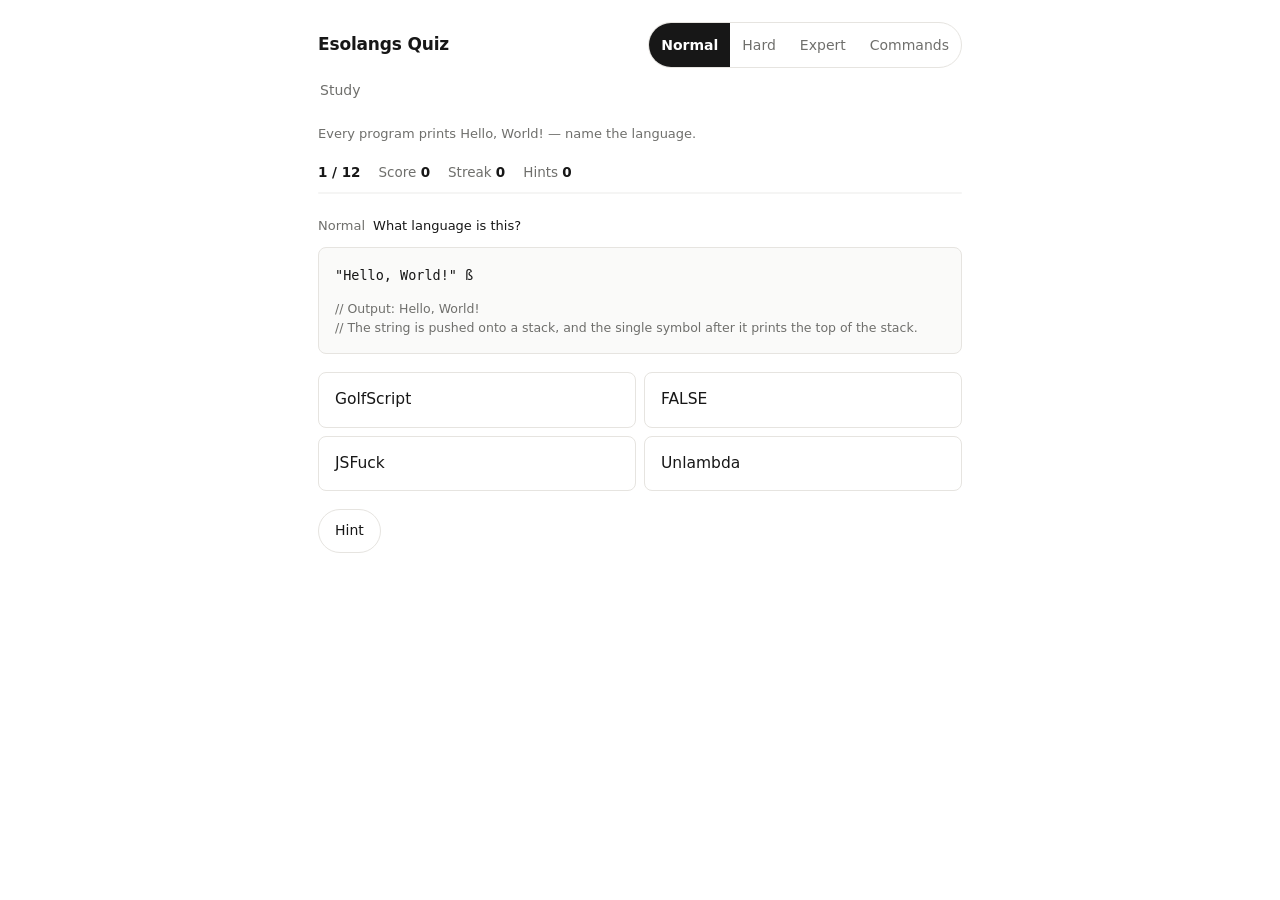
<file: index.html>
<!doctype html>
<html lang="en">
<head>
<meta charset="utf-8" />
<meta name="viewport" content="width=device-width, initial-scale=1, viewport-fit=cover" />
<meta name="color-scheme" content="light dark" />
<link rel="icon" type="image/svg+xml" href="[data-uri]" />
<title>Esolangs Quiz — Name That Hello World</title>
<meta name="description" content="Name that Hello World: guess the esoteric programming language from its Hello, World! program. Normal, Hard, Expert, and Commands modes." />
<meta property="og:title" content="Esolangs Quiz — Name That Hello World" />
<meta property="og:description" content="Guess the esoteric programming language from its Hello, World! program. Normal, Hard, Expert, and Commands modes." />
<meta property="og:type" content="website" />
<meta property="og:url" content="https://bangyen.github.io/esolangs-quiz/" />
<meta property="og:image" content="https://bangyen.github.io/esolangs-quiz/assets/og-image.svg" />
<meta name="twitter:card" content="summary_large_image" />
<meta name="twitter:title" content="Esolangs Quiz — Name That Hello World" />
<meta name="twitter:description" content="Guess the esoteric programming language from its Hello, World! program. Normal, Hard, Expert, and Commands modes." />
<meta name="twitter:image" content="https://bangyen.github.io/esolangs-quiz/assets/og-image.svg" />
<style>
  :root{
    --bg:#ffffff; --surface:#ffffff; --surface-2:#f5f5f4; --ink:#171717; --muted:#6f6f6c; --line:#e6e4e0;
    --accent:#d9480f; --code-bg:#fafaf9; --code-ink:#171717; --code-dim:#6f6f6c;
    --good:#177245; --good-bg:#eef7f1; --bad:#b3261e; --bad-bg:#fbf0ef;
  }
  @media (prefers-color-scheme: dark){
    :root{
      --bg:#111110; --surface:#171716; --surface-2:#232322; --ink:#f2f1ec; --muted:#a3a19a; --line:#2e2e2c;
      --accent:#ff6b35; --code-bg:#1c1c1b; --code-ink:#f2f1ec; --code-dim:#8f8d86;
      --good:#4ade80; --good-bg:#12291b; --bad:#f19a94; --bad-bg:#2e1715;
    }
  }
  *{box-sizing:border-box}
  html,body{margin:0;padding:0}
  /* Scroll anchoring must not "correct" the deliberate scroll on round
     advance after the options DOM is rebuilt (see scrollToEl in quiz.js). */
  html{overflow-anchor:none}
  body{background:var(--bg);color:var(--ink);font-family:system-ui,-apple-system,"Segoe UI",Roboto,sans-serif;-webkit-font-smoothing:antialiased;font-size:16px;line-height:1.5}
  .wrap{max-width:680px;margin:0 auto;padding:22px 18px 56px}
  /* Header: title + mode toggle only */
  .site-head{display:flex;justify-content:space-between;align-items:center;gap:14px;flex-wrap:wrap}
  h1{font-size:17px;font-weight:600;letter-spacing:-.01em;margin:0}
  .mode-toggle{display:inline-flex;border:1px solid var(--line);border-radius:999px;overflow:hidden}
  .mode-toggle button{appearance:none;border:0;background:transparent;color:var(--muted);padding:8px 12px;min-height:44px;display:inline-flex;align-items:center;justify-content:center;font-size:14px;font-weight:500}
  .mode-toggle button.active{background:var(--ink);color:var(--bg);font-weight:600}
  /* Study is a view, not a mode: a plain text button on its own
     row under the header, left-aligned with the rest of the content
     flow, so neither the pill nor the header row has to make room
     for a fifth item on phones. */
  .study-row{display:flex;justify-content:flex-start}
  .study-link{appearance:none;border:0;background:transparent;color:var(--muted);padding:8px 2px;min-height:44px;display:inline-flex;align-items:center;font-size:14px;font-weight:500;cursor:pointer}
  .study-link.active{color:var(--ink);font-weight:600;text-decoration:underline;text-underline-offset:4px}
  .mode-note{font-size:13px;color:var(--muted);margin:12px 0 0;min-height:0}
  .mode-note:empty{display:none}
  /* Stats: one thin row + one slim progress line */
  .status{display:flex;gap:18px;flex-wrap:wrap;font-size:13.5px;color:var(--muted);padding:18px 0 10px}
  .status b{color:var(--ink);font-weight:600}
  .progress{height:2px;background:var(--surface-2);border-radius:2px;overflow:hidden}
  .progress i{display:block;height:100%;background:var(--accent);width:0%;transition:width .35s ease}
  /* Question card */
  .card{margin-top:22px}
  .card-meta{font-size:13px;color:var(--muted);display:flex;gap:8px;flex-wrap:wrap}
  .card-meta .q-prompt{color:var(--ink)}
  .code-wrap{margin-top:12px;background:var(--code-bg);border:1px solid var(--line);border-radius:8px;padding:16px}
  pre{margin:0;font-family:ui-monospace,SFMono-Regular,Menlo,Consolas,monospace;font-size:13.5px;line-height:1.65;white-space:pre-wrap;word-break:break-word;overflow-wrap:anywhere}
  .code-note{font-size:12.5px;color:var(--code-dim);margin-top:12px;line-height:1.55;white-space:pre-wrap}
  .code-note:empty{display:none}
  .code-img{display:none;width:100%;max-height:360px;object-fit:contain;background:#fff;border-radius:6px}
  .code-img.show{display:block}
  /* Options: flat, name only */
  .options{display:grid;grid-template-columns:1fr 1fr;gap:8px;margin-top:18px}
  @media(max-width:560px){.options{grid-template-columns:1fr}}
  .options.wide,.options.snippets{grid-template-columns:1fr}
  button{font:inherit;cursor:pointer}
  .opt{appearance:none;text-align:left;background:var(--surface);border:1px solid var(--line);border-radius:8px;padding:15px 16px;min-height:54px;font-size:15.5px;font-weight:500;color:var(--ink);transition:border-color .15s,background .15s}
  .opt:hover:not(:disabled){border-color:var(--ink)}
  .opt:disabled{cursor:default}
  .opt .name{line-height:1.3}
  .opt.correct{border-color:var(--good);background:var(--good-bg)}
  .opt.wrong{border-color:var(--bad);background:var(--bad-bg)}
  .opt.dim{opacity:.5}
  .opt.snippet{width:100%}
  .opt.snippet pre{font-size:12.5px}
  /* Hint, feedback, actions: one plain row */
  .hint-box{display:none;margin-top:16px;background:var(--surface-2);border-radius:8px;padding:11px 13px;font-size:14px;line-height:1.55}
  .hint-box.show{display:block}
  .hint-box strong{font-weight:600}
  .feedback{display:none;margin-top:16px;font-size:15px;font-weight:600;line-height:1.5}
  .feedback.show{display:block}
  .feedback.good{color:var(--good)}
  .feedback.bad{color:var(--bad)}
  .feedback .fact{display:block;font-weight:400;color:var(--muted);font-size:13.5px;margin-top:5px}
  .actions{display:flex;justify-content:space-between;align-items:center;gap:12px;margin-top:18px}
  .btn-hint{appearance:none;border:1px solid var(--line);background:transparent;color:var(--ink);padding:10px 16px;border-radius:999px;font-size:14px;font-weight:500;min-height:44px}
  .btn-hint:disabled{opacity:.45;cursor:default}
  .btn-next{appearance:none;border:1px solid var(--ink);background:var(--ink);color:var(--bg);padding:10px 18px;border-radius:999px;font-size:14px;font-weight:600;min-height:44px;display:none;margin-left:auto}
  .btn-next.show{display:inline-block}
  /* Results */
  .results{display:none;margin-top:26px}
  .results.show{display:block}
  .final-score{font-size:42px;font-weight:700;letter-spacing:-.02em;line-height:1.1}
  .final-score .denom{font-size:20px;color:var(--muted);font-weight:500}
  .final-sub{color:var(--muted);font-size:15px;margin:6px 0 0}
  .btn-restart{margin-top:20px;appearance:none;border:1px solid var(--ink);background:var(--ink);color:var(--bg);padding:11px 20px;border-radius:999px;font-size:15px;font-weight:600;min-height:46px}
  .review{margin-top:30px}
  .review h2{font-size:15px;font-weight:600;margin:0 0 6px}
  .review-item{padding:12px 0;border-top:1px solid var(--line);font-size:14px;line-height:1.55}
  .review-item .rmeta{color:var(--muted)}
  .review-item .rfact{display:block;color:var(--muted);font-size:13.5px;margin-top:3px}
  .ok{color:var(--good);font-weight:600}
  .no{color:var(--bad);font-weight:600}
  /* Study view: plain reference lists/tables in the same idiom */
  .study{display:none;margin-top:26px}
  .study.show{display:block}
  .study h2{font-size:15px;font-weight:600;margin:30px 0 2px}
  .study h2:first-child{margin-top:0}
  /* Study head row: Back-to-quiz resume + section jump links (F2/F10) */
  .study-head{display:flex;justify-content:space-between;align-items:center;gap:12px;flex-wrap:wrap}
  .study-head + h2{margin-top:16px}
  .study-nav{margin:0;font-size:13.5px;color:var(--muted)}
  .study-nav a{color:var(--accent)}
  .study h3{font-size:14.5px;font-weight:600;margin:22px 0 0}
  .study .code-wrap{margin-top:8px}
  .study-fact{color:var(--muted);font-size:13.5px;line-height:1.55;margin:8px 0 0}
  .cmd-table{width:100%;border-collapse:collapse;margin-top:8px;font-size:14px}
  .cmd-table th{text-align:left;font-weight:600;color:var(--muted);font-size:12.5px;padding:5px 12px 5px 0;border-bottom:1px solid var(--line)}
  .cmd-table td{padding:5px 12px 5px 0;border-bottom:1px solid var(--line);vertical-align:top;line-height:1.5}
  .cmd-table td.sym{font-family:ui-monospace,SFMono-Regular,Menlo,Consolas,monospace;font-size:13.5px;white-space:pre-wrap;word-break:break-word}
  .cmd-table .fact-row td{color:var(--muted);font-size:13.5px;line-height:1.55;border-bottom:1px solid var(--line);padding-top:0}
  /* Keyboard focus must be visible; programmatic focus on the question
     prompt (tabindex="-1") is a landing point, not a tab stop, so it
     stays unoutlined. */
  :focus-visible{outline:2px solid var(--accent);outline-offset:2px}
  .q-prompt:focus{outline:none}
  /* Visually hidden but available to assistive tech (live region). */
  .sr-only{position:absolute;width:1px;height:1px;padding:0;margin:-1px;overflow:hidden;clip:rect(0 0 0 0);white-space:nowrap;border:0}
  @media (prefers-reduced-motion: reduce){*{transition:none !important}}
</style>
</head>
<body>
<div class="wrap">
  <header class="site-head">
    <h1>Esolangs Quiz</h1>
    <div class="mode-toggle" role="group" aria-label="Quiz mode">
      <button type="button" id="modeNormalBtn" class="active" aria-pressed="true">Normal</button>
      <button type="button" id="modeHardBtn" aria-pressed="false">Hard</button>
      <button type="button" id="modeExpertBtn" aria-pressed="false">Expert</button>
      <button type="button" id="modeCommandsBtn" aria-pressed="false">Commands</button>
    </div>
  </header>
  <div class="study-row">
    <button type="button" id="studyBtn" class="study-link" aria-pressed="false">Study</button>
  </div>
  <p class="mode-note" id="modeNote"></p>

  <div id="quizView">
    <div class="status" aria-label="Quiz status">
      <span><b id="statQ">1 / 12</b></span>
      <span><span id="scoreLabel">Score</span> <b id="statScore">0</b></span>
      <span title="Questions answered correctly in a row">Streak <b id="statStreak">0</b></span>
      <span id="hintsStat">Hints <b id="statHints">0</b></span>
    </div>
    <div class="progress" aria-hidden="true"><i id="progressBar"></i></div>

    <div class="sr-only" id="srStatus" role="status"></div>
    <article class="card" id="card">
      <div class="card-meta"><span id="qTag"></span><span class="q-prompt" id="qTitle" tabindex="-1"></span></div>
      <noscript><p class="code-note">This quiz needs JavaScript to run.</p></noscript>
      <div class="code-wrap">
        <pre id="codeEl" aria-label="Hello World program"></pre>
        <img class="code-img" id="codeImg" src="[data-uri]" alt="A Piet program: a dense grid of coloured rectangles — red, yellow, blue, green, magenta and cyan blocks separated by black borders — that prints Hello, World!">
        <div class="code-note" id="codeNote"></div>
      </div>
      <div class="options" id="optionsEl" role="group" aria-label="Answer options"></div>
      <div class="feedback" id="feedbackEl" aria-live="polite"></div>
      <div class="hint-box" id="hintBox" role="status"></div>
      <div class="actions">
        <button class="btn-hint" id="hintBtn" type="button">Hint</button>
        <button class="btn-next" id="nextBtn" type="button">Next</button>
      </div>
    </article>
  </div>

  <div class="results" id="resultsView">
    <div class="final-score"><span id="finalScore">0</span><span class="denom" id="finalDenom"></span></div>
    <p class="final-sub"><span id="bdCorrect">0</span> correct · Best streak: <span id="bdBestStreak">0</span></p>
    <button class="btn-restart" id="restartBtn" type="button">Play again</button>
    <div class="review" id="reviewEl"></div>
  </div>

  <div class="study" id="studyView">
    <div class="study-head">
      <button class="btn-hint" id="studyBackBtn" type="button">Back to quiz</button>
      <p class="study-nav"><a href="#studyLanguages">Languages</a> · <a href="#studyCommands">Commands</a></p>
    </div>
    <h2 id="studyLanguages">Languages</h2>
    <div id="studyLangs"></div>
    <p class="study-nav"><a href="#studyLanguages">Languages</a></p>
    <h2 id="studyCommands">Commands</h2>
    <div id="studyCmds"></div>
    <p class="study-nav"><a href="#studyLanguages">Back to top</a></p>
  </div>
</div>

<script>
// Question pools — generated by scripts/build.py from src/data/*.json.
// NORMAL MODE DATA — hint and note here are Normal-only and deliberately
// clear and specific. Hard Mode has its own separate pools below
// (HARD_FRAGMENTS / HARD_REVERSE / HARD_WIDE) with its own vaguer
// weakHint and Hard-only notes. Never copy a weakHint into this pool or
// a hint from this pool into Hard data: the two modes must not share
// hint/note wording.


var QUESTIONS = [
  {
    "lang": "Brainfuck",
    "sub": "Created 1993 · 8 commands only",
    "code": "++++++++++[>+++++++>++++++++++>+++>+<<<<-]\n>++.>+.+++++++..+++.>++.\n<<+++++++++++++++.>.+++.------.--------.>+.>.",
    "note": "// Output: Hello World!\n// Only  >  <  +  -  .  ,  [  ]  are commands. Everything else is a comment.",
    "hint": "Only eight single-character commands — > < + - . , [ ] — moving a pointer along a tape of memory cells.",
    "fact": "Created by Urban Müller in 1993 to make the smallest possible compiler. Its full name is usually censored in polite company, but the language itself is Turing complete."
  },
  {
    "lang": "LOLCODE",
    "sub": "Inspired by lolcat captions",
    "code": "HAI 1.2\nCAN HAS STDIO?\nVISIBLE \"HAI WORLD!\"\nKTHXBYE",
    "note": "// HAI opens the program. KTHXBYE closes it.",
    "hint": "HAI means hi, VISIBLE means print, and KTHXBYE means… okay, thanks, bye. It’s lolcat speak turned into syntax.",
    "fact": "Created in 2007 by Adam Lindsay. Early versions really did print “HAI WORLD!” — the grammar comes straight from LOLCat image macros."
  },
  {
    "lang": "Befunge",
    "sub": "2D, stack-based · 1993",
    "code": "\"!dlroW ,olleH\" > v\n                 | : <\n                 @",
    "note": "// The string is pushed backwards, then printed character by character as the pointer loops.",
    "hint": "Code isn’t read left-to-right. Arrows > < ^ v redirect the instruction pointer around a two-dimensional grid.",
    "fact": "Befunge-93 (Chris Pressey, 1993) was designed to be as hard as possible to compile — because the program can rewrite itself as it runs."
  },
  {
    "lang": "Shakespeare Programming Language",
    "sub": "Code that reads like a play",
    "code": "The Infamous Hello World Program.\n\nRomeo, a young man with a remarkable patience.\nJuliet, a likewise young woman of remarkable grace.\nHamlet, the flatterer of Andersen Insulting A/S.\n\n        Act I: Hamlet's insults and flattery.\n\n        Scene I: The insulting of Romeo.\n\n[Enter Hamlet and Romeo]\n\nHamlet:\n You lying stupid fatherless big smelly half-witted coward!\n You are as stupid as the difference between a handsome\n rich brave hero and thyself! Speak your mind!",
    "note": "// Excerpt — the full program runs for several more scenes of insults and flattery. Characters push values; “Speak your mind!” prints.",
    "hint": "Variables are characters, values are built from insults and compliments, and [Enter …] / [Exit …] bring them on and off stage.",
    "fact": "By Jon Åslund and Karl Hasselström (2001). A noun like “coward” is a negative value, “hero” is positive — so an insult literally does arithmetic."
  },
  {
    "lang": "Chef",
    "sub": "Code that reads like a recipe",
    "code": "Hello World Souffle.\n\nIngredients.\n72 g haricot beans\n101 eggs\n108 g lard\n111 cups oil\n32 zucchinis\n119 ml water\n114 g red salmon\n100 g dijon mustard\n33 potatoes\n\nMethod.\nPut haricot beans into the mixing bowl.\nPut eggs into the mixing bowl.\nPut lard into the mixing bowl.\nPut oil into the mixing bowl.\n…",
    "note": "// Each ingredient’s amount is a character code: 72 = H, 101 = e, 108 = l…",
    "hint": "Ingredients are variables, mixing bowls are stacks, and “Put … into the mixing bowl” is an instruction. Check the amounts: 72, 101, 108, 108, 111…",
    "fact": "Designed by David Morgan-Mar. A valid program should not only work — it should ideally be cookable. The numbers here spell H-e-l-l-o in ASCII."
  },
  {
    "lang": "INTERCAL",
    "sub": "The parody language · 1972",
    "code": "DO ,1 <- #13\nPLEASE DO ,1 SUB #1 <- #238\nDO ,1 SUB #2 <- #108\nDO ,1 SUB #3 <- #112\nDO ,1 SUB #4 <- #0\nDO ,1 SUB #5 <- #64\nDO ,1 SUB #6 <- #194\nPLEASE READ OUT ,1\nPLEASE GIVE UP",
    "note": "// Yes, PLEASE is a real keyword. Use it too little and you’re rude; too much and you’re grovelling — both are errors.",
    "hint": "The compiler judges your manners. Omit PLEASE too often and it refuses you for rudeness; overuse it and it rejects you for excessive politeness.",
    "fact": "INTERCAL (1972) is the original joke language — created by Don Woods and Jim Lyon as a parody. Its manual insists the full name is “Compiler Language With No Pronounceable Acronym.”"
  },
  {
    "lang": "Malbolge",
    "sub": "Named after Hell’s 8th circle",
    "code": "(=<`#9]~6ZY327Uv4-QsqpMn&+Ij\"'E%e{ABF`JyUYR\nmgk}vV~v\"R&vBkHq*^_+rBsFkI#`$%[|\"oJ~Zq8*V\n…",
    "note": "// Excerpt. After each instruction, the code encrypts itself — so the same character never means the same thing twice.",
    "hint": "Named after the Malebolge — the eighth circle of Hell in Dante’s Inferno. It was designed, on purpose, to be almost impossible to program in.",
    "fact": "Invented by Ben Olmstead in 1998. Nobody wrote a working program in it for two years — the first Hello World was found by a search algorithm, not a human."
  },
  {
    "lang": "ArnoldC",
    "sub": "Based entirely on one-liners",
    "code": "IT'S SHOWTIME\nTALK TO THE HAND \"HELLO WORLD\"\nYOU HAVE BEEN TERMINATED",
    "note": "// IT'S SHOWTIME = main()   ·   TALK TO THE HAND = print   ·   YOU HAVE BEEN TERMINATED = end",
    "hint": "Every keyword is a famous one-liner from this Austrian action star’s films. “GET TO THE CHOPPER” is an assignment.",
    "fact": "Created by Lauri Hartikka. IF is “BECAUSE I'M GOING TO SAY PLEASE”, WHILE is “STICK AROUND”, and FALSE is “I LIED”."
  },
  {
    "lang": "Ook!",
    "sub": "Designed for orangutans",
    "code": "Ook. Ook? Ook. Ook. Ook. Ook. Ook. Ook. Ook. Ook.\nOok. Ook. Ook. Ook. Ook. Ook. Ook. Ook. Ook. Ook.\nOok? Ook? Ook! Ook? Ook? Ook. Ook. Ook. Ook. Ook?\nOok. Ook. Ook. Ook. Ook. Ook. Ook. Ook. Ook. Ook?",
    "note": "// One word, three punctuations:  Ook.  Ook?  Ook!  — paired up, they make eight commands.",
    "hint": "Only one word ever appears. Whether it ends in . ? or ! is the entire instruction set — a language an orangutan could, in theory, type.",
    "fact": "Another David Morgan-Mar creation, inspired by the Librarian in Terry Pratchett’s Discworld, who only says “Ook.” It’s a direct re-encoding of Brainfuck."
  },
  {
    "lang": "COW",
    "sub": "12 moo-based instructions",
    "code": "MoO MoO MoO MoO MoO MoO MoO MoO MoO MoO MoO MoO\nMoO MoO MoO MoO MoO MoO MoO MoO MoO MoO MoO MoO\nMoO MoO mOo mOo MoO MoO MoO mOo MoO MoO MoO MoO\nMoO MoO MoO MoO MoO MoO MoO MoO MoO MoO MMM MoO",
    "note": "// MoO, mOo, MoO, Moo, moo… — capitalisation is the whole instruction set.",
    "hint": "Twelve instructions, all of them “moo” in different capitalisations: MoO, mOo, MOO, mOO, MMM and friends.",
    "fact": "Created by Sean Heber in 2003. It’s also Brainfuck-like under the hood — MOO and moo form its loop — but, crucially, bovine."
  },
  {
    "lang": "Emojicode",
    "sub": "Every keyword is an emoji",
    "code": "🏁 🍇\n  😀 🔤Hello, World!🔤\n🍉",
    "note": "// 🏁 starts the program, 🍇…🍉 are the braces, 😀 prints.",
    "hint": "🍇 and 🍉 open and close a block, 🏁 is the entry point, and 🔤 delimits a string. If it looks like a text message, you’re close.",
    "fact": "A real, open-source, high-level language — not just a joke. It has classes, generics and closures, all spelled in emoji."
  },
  {
    "lang": "Whitespace",
    "sub": "Only spaces, tabs, linefeeds",
    "code": "␣␣␣ ⇥ ␣␣⇥␣␣␣␣ ⏎\n␣␣␣ ⇥ ␣⇥␣␣␣␣␣ ⏎\n␣␣␣ ⇥ ␣␣␣␣␣␣␣ ⏎\n␣␣␣ ⇥ ␣␣␣␣␣␣␣ ⏎\n␣␣␣ ⇥␣ ␣⇥␣␣␣ ⏎\n⇥⏎ ␣␣ ⏎",
    "note": "// Shown visibly: ␣ = space, ⇥ = tab, ⏎ = linefeed. In a real file this page would look completely blank.",
    "hint": "The source file looks empty. Only three invisible characters carry meaning — spaces, tabs and linefeeds. All other characters are ignored as comments.",
    "fact": "Released on 1 April 2003 by Edwin Brady and Chris Morris — on April Fools’ Day, but it works. It’s a favourite for hiding code inside other code."
  },
  {
    "lang": "Blub",
    "sub": "Brainfuck, but for fish",
    "code": "Blub. Blub? Blub. Blub. Blub. Blub. Blub. Blub.\nBlub. Blub. Blub! Blub? Blub? Blub. Blub. Blub?\nBlub. Blub. Blub. Blub. Blub. Blub. Blub. Blub.",
    "note": "// One word, three punctuations:  Blub.  Blub?  Blub!  — paired up, they make eight commands.",
    "hint": "One word, endlessly repeated, and it’s the sound a fish makes. Pairs of them encode the same eight commands as a certain tape language.",
    "fact": "Blub re-encodes Brainfuck the way Ook! does for orangutans — but for fish. Blub. Blub? and Blub! pair up into the same eight tape commands."
  },
  {
    "lang": "Rockstar",
    "sub": "Code that reads like a rock ballad",
    "code": "Say \"Hello, World!\"",
    "note": "// That is the whole program — one line. The language was built so source code reads like 1980s rock lyrics.",
    "hint": "It’s meant to be sung, not compiled. The keyword that prints is an ordinary verb a frontman would shout at a crowd.",
    "fact": "Rockstar (Dylan Beattie, 2018) makes programs read as song lyrics: “Say” prints, poetic number literals are spelled out in words, and “Midnight takes your heart and your soul” defines a function."
  },
  {
    "lang": "JSFuck",
    "sub": "JavaScript using only []()!+",
    "code": "(![]+[])[+!+[]]+(![]+[])[!+[]+!+[]]\n+([][[]]+[])[+!+[]]+(![]+[])[!+[]+!+[]+!+[]]",
    "note": "// Only six characters ever appear in this language: [ ] ( ) ! + — and this is JavaScript in disguise. Brackets, negation and addition are abused until type coercion spells out each letter; the full Hello World runs to thousands of characters.",
    "hint": "It’s ordinary JavaScript, written with only six characters — [ ] ( ) ! + — and nothing else. Empty arrays, true/false values and coercion between them are combined until they spell out letters.",
    "fact": "JSFuck writes any JavaScript using only []()!+ : brackets plus coercion between booleans, strings and numbers spell out letters. It runs in any browser console."
  },
  {
    "lang": "Hexagony",
    "sub": "2D, on a hexagonal grid",
    "code": " . H e l\nl o ; W o\n r l d ! @\n  . . . .",
    "note": "// The source itself forms a hexagon. The pointer moves in six directions and wraps around the edges.",
    "hint": "The source code itself forms a hexagon and runs on a hexagonal grid: the instruction pointer moves in six directions and wraps around the edges — H e l l o are literal characters in the grid, ; prints and @ ends the program.",
    "fact": "Hexagony (Martin Ender) runs on a hexagonal grid — the source code itself forms a hexagon of characters, and even its memory is an infinite hexagonal grid."
  },
  {
    "lang": "><>",
    "sub": "A fish swimming through code",
    "code": "\"!dlroW ,olleH\":l?!;o",
    "note": "// The string is pushed backwards, then popped and printed one character at a time. The pointer wraps around the edges of the grid.",
    "hint": "The pointer wraps around the edges of a small rectangular tank and works off a stack. Its name is punctuation — and it’s pronounced “Fish”.",
    "fact": "><> — pronounced “Fish” — is a 2D stack language where the instruction pointer swims through the code, wrapping around the edges; o prints the top of the stack and ; ends the program."
  },
  {
    "lang": "Unlambda",
    "sub": "Functional — backticks and single letters",
    "code": "``.H.e.l.l.o. .W.o.r.l.d.!",
    "note": "// Read the backtick as “apply”: `` applies one function to the next, and each .x prints the character x — .H prints H, .e prints e, even “. ” prints the space. Run left to right, the program spells out Hello, World! one letter at a time. There are no variables and no keywords.",
    "hint": "Backticks apply one function to another, and .x prints the character x. This is functional programming stripped to combinators.",
    "fact": "Unlambda (David Madore) is built from combinators — `k, `s and `i — plus .x, which prints x. It was designed to make functional programming feel as awkward as Brainfuck makes imperative programming feel."
  },
  {
    "lang": "HQ9+",
    "sub": "One letter per joke program",
    "code": "H",
    "note": "// Yes, that is the entire file. Each letter in this language is a complete program.",
    "hint": "One character, and it isn’t an initialism gone wrong: H is simply the command that does exactly what this quiz is about.",
    "fact": "HQ9+ (Cliff Biffle, 2001) has four commands: H prints “Hello, World!”, Q prints the program itself (a quine), 9 prints the lyrics to 99 Bottles of Beer, and + increments a counter nobody can read."
  },
  {
    "lang": "Velato",
    "sub": "Programs are MIDI music",
    "code": "MIDI track 1:  C4 · E4 · D4 · G4 · A4 · E4 · C5\nMIDI track 1:  D4 · F4 · E4 · A4 · G4 · B4 · A4",
    "note": "// Shown as the note sequence — the real source is a MIDI file. Each step from one note to the next is one command.",
    "hint": "Listen, don’t look: this one is played, not read. The interval between successive notes carries the meaning.",
    "fact": "Velato (Daniel Johnson) reads a MIDI file: the interval between successive notes is the command, so a program is literally a melody — a good one should sound pleasant, not just run."
  },
  {
    "lang": "Piet",
    "sub": "Programs are abstract paintings",
    "code": "■ light red (12 codels)  →  ■ red (18)  →  ■ yellow (6)\n■ dark blue (24)  →  ■ blue (18)  →  ■ cyan (9)\n(a painting-like grid of coloured rectangles — block size and hue change are the instructions)",
    "note": "// Shown as a description — the real source is an image in the style of Piet Mondrian.\n// Block sizes push values; moving between colours is the instruction set.",
    "hint": "This program is a picture. The size of each coloured block and the change of hue between blocks are the instructions.",
    "fact": "Piet, by David Morgan-Mar, is named after Piet Mondrian: programs are abstract paintings, and the interpreter walks the coloured blocks (codels), using block size and hue changes as commands."
  },
  {
    "lang": "Fractran",
    "sub": "Nothing but a list of fractions",
    "code": "17/91   78/85   19/51   23/38   29/33\n77/29   95/23   77/19    1/17   11/13",
    "note": "// Output: Hello World!\n// No variables, no keywords — one integer is multiplied by the first fraction in the list that keeps it whole, over and over.",
    "hint": "There is no syntax to read: just fractions. A single integer state is multiplied by the first fraction that divides it evenly.",
    "fact": "FRACTRAN, invented by John Conway, is a Turing-complete language whose entire program is an ordered list of fractions. Conway also used it to build a prime-generating machine out of 14 fractions."
  },
  {
    "lang": "Labyrinth",
    "sub": "2D maze — walls steer the pointer",
    "code": ") \"Hello, World!\"\n\" @ ,   ( ! \"\n# _ \"   _   \" _",
    "note": "// Output: Hello, World!\n// The grid is a maze: the execution head wanders the corridors, and the character under it is the instruction.",
    "hint": "Read it as a floor plan, not as text — execution travels through the grid like a maze, and walls matter.",
    "fact": "Labyrinth (by Martin Ender) is a two-dimensional language whose source is a maze. The instruction pointer moves through open corridors, choosing its direction from the walls around it, and the stack is bottomless."
  },
  {
    "lang": "GolfScript",
    "sub": "A string is the whole program",
    "code": "\"Hello, World!\"",
    "note": "// Output: Hello, World!\n// That really is the complete program — a string literal left on the stack is printed when the program ends.",
    "hint": "One pair of quotes is the entire program. In this stack language, whatever is left on the stack at the end gets printed.",
    "fact": "GolfScript is a stack-based language built for code golf, where the shortest program wins. Its Hello World is famously just the quoted string, because the final stack is printed automatically."
  },
  {
    "lang": "Chicken",
    "sub": "One word: chicken",
    "code": "chicken chicken chicken chicken chicken chicken chicken chicken chicken chicken\nchicken chicken chicken chicken chicken chicken chicken chicken chicken chicken\nchicken chicken chicken chicken chicken chicken chicken chicken chicken chicken\n…",
    "note": "// Excerpt — the real program runs to many lines of the same word.\n// How many chickens are on a line is the instruction; nothing else exists.",
    "hint": "Every word is the same word. Count them: the number of repetitions on each line is the opcode.",
    "fact": "Chicken's entire vocabulary is the word \"chicken\". A program is lines of chickens, and the count on each line selects an instruction — a joke language that is nonetheless fully working."
  },
  {
    "lang": "Unary",
    "sub": "Nothing but zeroes, enormously long",
    "code": "0000000000000000000000000000000000000000…\n(one unbroken run of zeroes — the full Hello World runs to an astronomical length)",
    "note": "// Shown in miniature — the real file is a single run of 0 characters with nothing else in it.\n// The length of the run is the program: it encodes another language's code in unary.",
    "hint": "There is exactly one character, repeated. All the information is in how many of them there are.",
    "fact": "Unary pushes a joke to its limit: a Brainfuck program is converted to a single number, then written out as that many zeroes. Even tiny programs become files of astronomical length, which is the point."
  },
  {
    "lang": "FALSE",
    "sub": "Stack language from 1993",
    "code": "\"Hello, World!\" ß",
    "note": "// Output: Hello, World!\n// The string is pushed onto a stack, and the single symbol after it prints the top of the stack.",
    "hint": "A quoted string plus one symbol. Think stack: push the text, then one command writes it out — ß is this language's print.",
    "fact": "FALSE, created by Wouter van Oortmerssen in 1993, is a tiny stack-based language named for its creator's favourite boolean value. It was a direct inspiration for GolfScript."
  },
  {
    "lang": "Thue",
    "sub": "Programs are rewrite rules",
    "code": "x::=~Hello, World!\n::=\nx",
    "note": "// Output: Hello, World!\n// Everything here is a substitution rule: ::= says what replaces what, and ~ means \"print this\" instead of rewriting.",
    "hint": "Look for the ::= signs — the whole language is find-and-replace rules applied to a starting string until nothing matches.",
    "fact": "Thue (John Colagioia, 2000) is a string-rewriting language named after the Norwegian mathematician Axel Thue. Programs are replacement rules; text after a ~ is output rather than substituted."
  },
  {
    "lang": "SNUSP",
    "sub": "A path traced through a grid",
    "code": "$_/==!/==\\#==!\n  \\==!/==/==!",
    "note": "// Output: Hello, World!\n// Execution starts at the $ and follows the path characters — / and \\ are mirrors that turn the direction of travel.",
    "hint": "Find the $ — that's the entry point. The slashes are mirrors, and the program is the route traced through the grid.",
    "fact": "SNUSP executes like a beam of light: it enters at $, travels in straight lines, and bounces off / and \\ mirrors. The two-dimensional path, not the line order, is the program."
  },
  {
    "lang": "Deadfish",
    "sub": "Four commands: i, d, s, o",
    "code": "iiiiiiiisiiiiiiiioiiiiiiiiiiiiiiiiiiiiiiiiiiiiio\niiiiiiiooiiio\n…",
    "note": "// Excerpt — this fragment genuinely prints \"Hello\"; the full program keeps counting for the rest.\n// One accumulator: i adds 1, d subtracts 1, s squares, o outputs the value as a character.",
    "hint": "Only four letters do anything: increment, decrement, square, output. The counter is nudged to each character's code, one letter at a time — 8 squared is 64, plus 8 is H.",
    "fact": "Deadfish is a joke language with a single accumulator and four commands (i, d, s, o) — and a famous quirk: whenever the value hits exactly 256 or -1 it resets to 0, which makes long outputs an exercise in planning."
  }
];

var DISTRACTORS = {
  "Brainfuck": [
    "Ook!",
    "COW",
    "Whitespace"
  ],
  "LOLCODE": [
    "ArnoldC",
    "Rockstar",
    "Emojicode"
  ],
  "Befunge": [
    "Piet",
    "Whitespace",
    "Malbolge"
  ],
  "Shakespeare Programming Language": [
    "Chef",
    "Rockstar",
    "INTERCAL"
  ],
  "Chef": [
    "Shakespeare Programming Language",
    "Velato",
    "Rockstar"
  ],
  "INTERCAL": [
    "COBOL",
    "Brainfuck",
    "ArnoldC"
  ],
  "Malbolge": [
    "Brainfuck",
    "JSFuck",
    "Whitespace"
  ],
  "ArnoldC": [
    "LOLCODE",
    "Rockstar",
    "Shakespeare Programming Language"
  ],
  "Ook!": [
    "COW",
    "Brainfuck",
    "Emojicode"
  ],
  "COW": [
    "Ook!",
    "Brainfuck",
    "Whitespace"
  ],
  "Emojicode": [
    "Piet",
    "LOLCODE",
    "Velato"
  ],
  "Whitespace": [
    "Brainfuck",
    "Befunge",
    "Malbolge"
  ],
  "Blub": [
    "Ook!",
    "Brainfuck",
    "COW"
  ],
  "Rockstar": [
    "ArnoldC",
    "Shakespeare Programming Language",
    "LOLCODE"
  ],
  "JSFuck": [
    "Brainfuck",
    "Malbolge",
    "Unlambda"
  ],
  "Hexagony": [
    "Befunge",
    "><>",
    "Labyrinth"
  ],
  "><>": [
    "Befunge",
    "Hexagony",
    "Labyrinth"
  ],
  "Unlambda": [
    "Fractran",
    "Malbolge",
    "JSFuck"
  ],
  "HQ9+": [
    "Brainfuck",
    "INTERCAL",
    "Emojicode"
  ],
  "Velato": [
    "Chef",
    "Piet",
    "Emojicode"
  ],
  "Piet": [
    "Velato",
    "Emojicode",
    "Befunge"
  ],
  "Fractran": [
    "Thue",
    "JSFuck",
    "Malbolge"
  ],
  "Labyrinth": [
    "Befunge",
    "Hexagony",
    "SNUSP"
  ],
  "GolfScript": [
    "FALSE",
    "Rockstar",
    "HQ9+"
  ],
  "Chicken": [
    "Ook!",
    "COW",
    "Blub"
  ],
  "Unary": [
    "Whitespace",
    "Brainfuck",
    "HQ9+"
  ],
  "FALSE": [
    "GolfScript",
    "Unlambda",
    "JSFuck"
  ],
  "Thue": [
    "Fractran",
    "Unlambda",
    "GolfScript"
  ],
  "SNUSP": [
    "Befunge",
    "Labyrinth",
    "Hexagony"
  ],
  "Deadfish": [
    "Brainfuck",
    "HQ9+",
    "Fractran"
  ]
};

var SUBS = {
  "Brainfuck": "Created 1993 · 8 commands only",
  "LOLCODE": "Inspired by lolcat captions",
  "Befunge": "2D, stack-based · 1993",
  "Shakespeare Programming Language": "Code that reads like a play",
  "Chef": "Code that reads like a recipe",
  "INTERCAL": "The parody language · 1972",
  "Malbolge": "Named after Hell’s 8th circle",
  "ArnoldC": "Based entirely on one-liners",
  "Ook!": "Designed for orangutans",
  "COW": "12 moo-based instructions",
  "Emojicode": "Every keyword is an emoji",
  "Whitespace": "Only spaces, tabs, linefeeds",
  "Rockstar": "Code that reads like a rock ballad",
  "Piet": "Programs are abstract paintings",
  "Velato": "Programs are MIDI music",
  "JSFuck": "JavaScript using only []()!+",
  "COBOL": "1959 business language — not an esolang, just old",
  "Blub": "Brainfuck, but for fish",
  "Hexagony": "2D, on a hexagonal grid",
  "Fractran": "Nothing but a list of fractions",
  "Unlambda": "Functional — backticks and single letters",
  "><>": "A fish swimming through code",
  "Labyrinth": "2D maze — walls steer the pointer",
  "HQ9+": "One letter per joke program",
  "GolfScript": "A string is the whole program",
  "Chicken": "One word: chicken",
  "Unary": "Nothing but zeroes, enormously long",
  "FALSE": "Stack language from 1993",
  "Thue": "Programs are rewrite rules",
  "SNUSP": "A path traced through a grid",
  "Deadfish": "Four commands: i, d, s, o"
};

var HARD_FRAGMENTS = [
  {
    "kind": "fragment",
    "lang": "Brainfuck",
    "family": "Tape & token soup",
    "code": ">++.>+.+++++++..+++.",
    "note": "// Tiny excerpt (1–2 lines) — the opening loop that sets up the tape cells has been cut. You are mid-print.",
    "options": [
      "Brainfuck",
      "Ook!",
      "COW",
      "Blub"
    ],
    "weakHint": "Almost no variety in the marks on show — that scarcity is itself the clue.",
    "fact": "Created by Urban Müller in 1993 to make the smallest possible compiler. Only > < + - . , [ ] are commands — this fragment is the printing half of the program."
  },
  {
    "kind": "fragment",
    "lang": "Ook!",
    "family": "Tape & token soup",
    "code": "Ook. Ook. Ook. Ook! Ook?\nOok? Ook. Ook. Ook. Ook?",
    "note": "// Tiny excerpt (1–2 lines) — one word, repeated. Whether it ends in . ? or ! is the entire instruction set.",
    "options": [
      "Brainfuck",
      "Ook!",
      "COW",
      "Blub"
    ],
    "weakHint": "One word keeps returning. Only how each occurrence ends ever changes.",
    "fact": "Ook! (David Morgan-Mar) re-encodes Brainfuck for orangutans — a nod to Terry Pratchett’s Librarian. Pairs of Ook./Ook?/Ook! make the eight commands."
  },
  {
    "kind": "fragment",
    "lang": "COW",
    "family": "Tape & token soup",
    "code": "MoO MoO MoO MoO mOo MoO\nMoO MoO MMM MoO",
    "note": "// Tiny excerpt (1–2 lines) — twelve instructions exist in this language, and every one of them is pronounced the same.",
    "options": [
      "Brainfuck",
      "Ook!",
      "COW",
      "Blub"
    ],
    "weakHint": "Read it aloud. The sound matters more than the spelling.",
    "fact": "COW (Sean Heber, 2003) has 12 instructions — MoO, mOo, MOO, mOO, MMM and friends. Under the hide, it is Brainfuck-like, with MOO/moo as its loop."
  },
  {
    "kind": "fragment",
    "lang": "Shakespeare Programming Language",
    "family": "Verbose English prose",
    "code": "Hamlet:\n You are as honest as the sum of a hero and thyself! Speak your mind!",
    "note": "// Tiny excerpt (1–2 lines) — the play’s title, cast list and Act/Scene headings have been cut.",
    "options": [
      "Shakespeare Programming Language",
      "Chef",
      "ArnoldC",
      "Rockstar"
    ],
    "weakHint": "Someone is speaking to someone else — but no stage is shown.",
    "fact": "In the Shakespeare Programming Language (2001), characters are variables and nouns carry values — “hero” is positive, “coward” is negative — so an insult literally computes. “Speak your mind!” prints."
  },
  {
    "kind": "fragment",
    "lang": "Chef",
    "family": "Verbose English prose",
    "code": "Put eggs into the mixing bowl.\nFold lard into the mixing bowl.",
    "note": "// Tiny excerpt (1–2 lines) — the recipe title and the Ingredients list, where the amounts spelled out the letters, have been cut.",
    "options": [
      "Chef",
      "Shakespeare Programming Language",
      "ArnoldC",
      "Rockstar"
    ],
    "weakHint": "Ordinary imperative sentences — but nothing here is meant literally.",
    "fact": "Chef (David Morgan-Mar) treats ingredients as variables and mixing bowls as stacks. In the full program the ingredient amounts are ASCII codes: 72 = H, 101 = e, 108 = l…"
  },
  {
    "kind": "fragment",
    "lang": "ArnoldC",
    "family": "Verbose English prose",
    "code": "TALK TO THE HAND \"HELLO WORLD\"\nGET TO THE CHOPPER result",
    "note": "// Tiny excerpt (1–2 lines) — IT’S SHOWTIME and YOU HAVE BEEN TERMINATED have been cut from the top and tail.",
    "options": [
      "ArnoldC",
      "Shakespeare Programming Language",
      "Chef",
      "Rockstar"
    ],
    "weakHint": "Every line sounds shouted. The phrasing is the giveaway, if you recognise the voice.",
    "fact": "ArnoldC (Lauri Hartikka) builds every keyword from Arnold Schwarzenegger one-liners: TALK TO THE HAND prints, GET TO THE CHOPPER starts an assignment, FALSE is “I LIED”."
  },
  {
    "kind": "fragment",
    "lang": "LOLCODE",
    "family": "Verbose English prose",
    "code": "VISIBLE \"HAI WORLD!\"\nI HAS A count ITZ 1",
    "note": "// Tiny excerpt (1–2 lines) — the opening HAI 1.2 and the closing KTHXBYE have been cut.",
    "options": [
      "LOLCODE",
      "ArnoldC",
      "Rockstar",
      "Shakespeare Programming Language"
    ],
    "weakHint": "Deliberately broken English from an old meme era.",
    "fact": "LOLCODE (Adam Lindsay, 2007) takes its syntax straight from LOLCat captions. HAI opens a program and KTHXBYE closes it — both were removed here, and it is still unmistakable."
  },
  {
    "kind": "fragment",
    "lang": "Befunge",
    "family": "2D & visual layout",
    "code": "        > : v\n        | _ , @",
    "note": "// Tiny excerpt (1–2 lines) — a corner of the grid, mid-execution. The pointer is not moving left-to-right any more.",
    "options": [
      "Befunge",
      "Hexagony",
      "><>",
      "Labyrinth"
    ],
    "weakHint": "Don’t assume it reads left to right.",
    "fact": "Befunge-93 (Chris Pressey, 1993) runs on a 2D grid: > < ^ v steer the instruction pointer, _ and | are conditional turns, and @ ends the program. It can rewrite its own grid as it runs."
  },
  {
    "kind": "fragment",
    "lang": "Fractran",
    "family": "Almost no syntax",
    "code": "17/91   78/85   19/51   23/38 …",
    "note": "// Tiny excerpt (truncated) — an ordered list like this, plus a starting number, is a complete program in this language. The rest of the list has been cut.",
    "options": [
      "Fractran",
      "Unlambda",
      "Malbolge",
      "JSFuck"
    ],
    "weakHint": "There is almost nothing here except numbers and one repeated separator.",
    "fact": "Fractran (John Conway) is Turing complete with nothing but a list of fractions: multiply the current number by the first fraction that gives an integer, and repeat. Its most famous list generates prime numbers."
  },
  {
    "kind": "fragment",
    "lang": "Unlambda",
    "family": "Almost no syntax",
    "code": "``.H.e.l.l.o. .W…",
    "note": "// Tiny excerpt (1–2 lines) — backticks and single letters. There are no variables, no numbers and no keywords hiding anywhere else in the language.",
    "options": [
      "Unlambda",
      "Fractran",
      "Malbolge",
      "JSFuck"
    ],
    "weakHint": "Two kinds of marks do almost everything here.",
    "fact": "Unlambda (David Madore) is functional programming stripped to combinators — `k, `s and `i — plus .x, which prints the character x. It was designed to make functional programming feel as awkward as Brainfuck makes imperative programming feel."
  },
  {
    "kind": "fragment",
    "lang": "Blub",
    "family": "Tape & token soup",
    "code": "Blub. Blub. Blub! Blub?\nBlub? Blub. Blub. Blub?",
    "note": "// Tiny excerpt (1–2 lines) — one word, repeated. Whether it ends in . ? or ! is the entire instruction set.",
    "options": [
      "Brainfuck",
      "Ook!",
      "COW",
      "Blub"
    ],
    "weakHint": "One word keeps returning — and it belongs underwater.",
    "fact": "Blub re-encodes Brainfuck the way Ook! does for orangutans — but for fish. Blub. Blub? and Blub! pair up into the same eight tape commands."
  },
  {
    "kind": "fragment",
    "lang": "INTERCAL",
    "family": "Almost no syntax",
    "code": "DO ,1 SUB #5 <- #64\nDO READ OUT ,1",
    "note": "// Tiny excerpt (1–2 lines) — the PLEASEs have been cut from this stretch. In the full program they are load-bearing: too few is rude, too many is grovelling.",
    "options": [
      "INTERCAL",
      "Fractran",
      "Unlambda",
      "Malbolge"
    ],
    "weakHint": "Something polite is conspicuously missing from this stretch.",
    "fact": "INTERCAL (1972) is the original parody language, by Don Woods and Jim Lyon. DO and PLEASE DO are interchangeable to the parser — except the compiler counts your PLEASEs and rejects you for rudeness or for excessive politeness."
  },
  {
    "kind": "fragment",
    "lang": "Malbolge",
    "family": "Almost no syntax",
    "code": "mgk}vV~v\"R&vBkHq*^…",
    "note": "// Tiny excerpt (1–2 lines) — after each instruction, the code encrypts itself, so the same character never means the same thing twice.",
    "options": [
      "Malbolge",
      "Fractran",
      "Unlambda",
      "JSFuck"
    ],
    "weakHint": "It looks like line noise — that hostility is deliberate.",
    "fact": "Malbolge (Ben Olmstead, 1998) encrypts its own code after every instruction. Nobody wrote a working program in it for two years — the first Hello World was found by a search algorithm, not a human."
  },
  {
    "kind": "fragment",
    "lang": "JSFuck",
    "family": "Almost no syntax",
    "code": "+([][[]]+[])[+!+[]]…",
    "note": "// Tiny excerpt (1–2 lines) — only six distinct characters appear in this entire language, and this fragment uses all of them.",
    "options": [
      "JSFuck",
      "Malbolge",
      "Unlambda",
      "Brainfuck"
    ],
    "weakHint": "Only a handful of characters, yet it’s a dialect of something everyday.",
    "fact": "JSFuck writes any JavaScript using only []()!+ : brackets and coercion between booleans, strings and numbers spell out letters. It runs in any browser console."
  },
  {
    "kind": "fragment",
    "lang": "Hexagony",
    "family": "2D & visual layout",
    "code": "l o ; W o\n r l d ! @",
    "note": "// Tiny excerpt (1–2 lines) — a corner of the grid. The source this came from is not rectangular, and the pointer does not stay in straight lines.",
    "options": [
      "Befunge",
      "Hexagony",
      "><>",
      "Labyrinth"
    ],
    "weakHint": "The shape matters as much as the letters inside it.",
    "fact": "Hexagony (Martin Ender) runs on a hexagonal grid — the source code itself forms a hexagon of characters, and the instruction pointer moves in six directions, wrapping around the edges."
  },
  {
    "kind": "fragment",
    "lang": "><>",
    "family": "2D & visual layout",
    "code": "\":l?!;o",
    "note": "// Tiny excerpt (1–2 lines) — the tail of a one-line program and the row beneath it. The pointer wraps around the tank’s edges and works off a stack.",
    "options": [
      "Befunge",
      "Hexagony",
      "><>",
      "Labyrinth"
    ],
    "weakHint": "The layout wraps — what leaves one edge comes back elsewhere.",
    "fact": "><> — pronounced “Fish” — is a 2D stack language where the instruction pointer swims through the code, wrapping around the edges; o prints the top of the stack and ; ends the program. In the full Hello World the string is pushed backwards, then printed a character at a time."
  },
  {
    "kind": "fragment",
    "lang": "Rockstar",
    "family": "Verbose English prose",
    "code": "While your heart is as high as your soul\nSay your heart",
    "note": "// Tiny excerpt (1–2 lines) — no quotation marks, no chorus. What remains is pronouns, poetic number words, and lines written to be sung like a ballad.",
    "options": [
      "Rockstar",
      "Shakespeare Programming Language",
      "Chef",
      "ArnoldC"
    ],
    "weakHint": "Try singing it. The performance is part of the puzzle.",
    "fact": "Rockstar (Dylan Beattie, 2018) makes programs read as song lyrics: “Say” prints, poetic literals spell numbers out in words, and “Midnight takes your heart and your soul” defines a function of two arguments."
  },
  {
    "kind": "fragment",
    "lang": "Emojicode",
    "family": "Symbols, not letters",
    "code": "  😀 🔤World!🔤\n🍉",
    "note": "// Tiny excerpt (1–2 lines) — the 🏁 entry point has been cut. What remains is a block, and every keyword inside it is a picture.",
    "options": [
      "Emojicode",
      "Piet",
      "Velato",
      "Whitespace"
    ],
    "weakHint": "The pictures aren’t decoration.",
    "fact": "Emojicode is a real, open-source, high-level language — it has classes, generics and closures, all spelled in emoji. 🏁 is the entry point and 😀 is its print."
  },
  {
    "kind": "fragment",
    "lang": "FALSE",
    "family": "Stack machines & postfix",
    "code": "\"Hello, World!\" ß",
    "note": "// Tiny excerpt (1–2 lines) — in this language that is nearly the whole program: a string, then the one symbol that prints it.",
    "options": [
      "FALSE",
      "Underload",
      "Befunge",
      "Thue"
    ],
    "weakHint": "Almost everything on show is the message itself — the language is the symbol left over.",
    "fact": "FALSE (Wouter van Oortmerssen, 1993) is a tiny stack language: strings push themselves, and ß pops and prints. It directly inspired GolfScript."
  },
  {
    "kind": "fragment",
    "lang": "Smallfuck",
    "family": "Tape & token soup",
    "code": "*>>*[*<]>>>>*[*<]>>>>",
    "note": "// Tiny excerpt (1–2 lines) — a mid-print slice. The alphabet here has five characters, and one of them is an asterisk.",
    "options": [
      "Smallfuck",
      "Brainfuck",
      "Brainbool",
      "Ook!"
    ],
    "weakHint": "Same tape, fewer letters — and one of them is a star.",
    "fact": "Smallfuck shrinks Brainfuck to a 5-command bit-tape language (* flips a bit, > and < move, [ ] loop). Whole programs look like a spilled box of asterisks."
  },
  {
    "kind": "fragment",
    "lang": "Brainbool",
    "family": "Tape & token soup",
    "code": ">++++++++[<++++++++>-]<+.\n.+..+++..+++.<++++++++.",
    "note": "// Tiny excerpt (1–2 lines) — mid-print. Familiar-looking commands, but the cells underneath hold one bit each.",
    "options": [
      "Brainbool",
      "Smallfuck",
      "Brainfuck",
      "COW"
    ],
    "weakHint": "It walks like Brainfuck, but each cell can only say yes or no.",
    "fact": "Brainbool is Brainfuck restricted to bit cells: values are built by counting, not stored, which is why its programs are all pointer moves, pluses and dots."
  },
  {
    "kind": "fragment",
    "lang": "SNUSP",
    "family": "2D grids & paths",
    "code": "$_/==!/==\\#==!\n  \\==!/==/==!",
    "note": "// Tiny excerpt (1–2 lines) — the whole program fits the slice. Execution enters at one symbol and bounces around the grid.",
    "options": [
      "SNUSP",
      "Befunge",
      "Hexagony",
      "Labyrinth"
    ],
    "weakHint": "Follow the line, not the reading order — something in here acts like a mirror.",
    "fact": "SNUSP runs like a light beam entering at $ and reflecting off / and \\ mirrors; the traced path through the grid is the execution order."
  },
  {
    "kind": "fragment",
    "lang": "Thue",
    "family": "String rewriting & substitution",
    "code": "x::=~Hello, World!",
    "note": "// Tiny excerpt (1–2 lines) — one rule from the program, plus the seed string it starts from has been cut.",
    "options": [
      "Thue",
      "///",
      "Underload",
      "Fractran"
    ],
    "weakHint": "There is a before and an after here, separated by a very distinctive sign.",
    "fact": "Thue (John Colagioia, 2000) is pure find-and-replace: rules of the form a::=b rewrite a starting string, and ~ marks text as output instead of a replacement."
  },
  {
    "kind": "fragment",
    "lang": "///",
    "family": "String rewriting & substitution",
    "code": "/x/Hello, World!/x",
    "note": "// Tiny excerpt (1–2 lines) — slashes are the only punctuation this language has; a pattern, a replacement, and the text it works on.",
    "options": [
      "///",
      "Thue",
      "Fractran",
      "Underload"
    ],
    "weakHint": "Count the dividers — the whole grammar fits between them.",
    "fact": "/// (pronounced \"slashes\") has one construct: /pattern/replacement/ applied to the text that follows, repeatedly. Its Hello World is a single substitution that expands a marker into the greeting."
  }
];

var HARD_REVERSE = [
  {
    "kind": "reverse",
    "lang": "Velato",
    "code": "Four candidates follow, labelled 1–4.\nAll four are genuine — real Hello, World! code, or a faithful excerpt or representation of it — each in a different language from the same close family.\nOnly one of them is the language named above. Pick that one.",
    "note": "// Reverse round — the name is given. All four candidates are genuine code, each in a different art-or-music language; pick the one that is actually Velato.",
    "snippets": [
      {
        "lang": "Piet",
        "code": "■ light red (12 codels)  →  ■ red (18)  →  ■ yellow (6)\n■ dark blue (24)  →  ■ blue (18)  →  ■ cyan (9)\n(a painting-like grid of coloured rectangles — block size and hue change are the instructions)"
      },
      {
        "lang": "Velato",
        "code": "MIDI track 1:  C4 · E4 · D4 · G4 · A4 · E4 · C5\nMIDI track 1:  D4 · F4 · E4 · A4 · G4 · B4 · A4\n(each step from one note to the next — up a 3rd, down a 2nd — is one command)"
      },
      {
        "lang": "Emojicode",
        "code": "🏁 🍇\n  😀 🔤Hello, World!🔤\n🍉"
      },
      {
        "lang": "Whitespace",
        "code": "␣␣␣ ⇥ ␣␣⇥␣␣␣␣ ⏎\n␣␣␣ ⇥ ␣⇥␣␣␣␣␣ ⏎\n⇥⏎ ␣␣ ⏎\n(shown with visible symbols — the real file looks blank)"
      }
    ],
    "weakHint": "Don’t just look at it — imagine hearing it.",
    "fact": "Velato (Daniel Johnson) reads a MIDI file: the interval between successive notes is the command, so a program is literally a melody — a good one should sound pleasant, not just run."
  },
  {
    "kind": "reverse",
    "lang": "Hexagony",
    "code": "Four candidates follow, labelled 1–4.\nAll four are genuine — real Hello, World! code, or a faithful excerpt or representation of it — each in a different language from the same close family.\nOnly one of them is the language named above. Pick that one.",
    "note": "// Reverse round — the name is given. All four candidates are genuine 2D-grid code; pick the one that is actually Hexagony.",
    "snippets": [
      {
        "lang": "Befunge",
        "code": "\"!dlroW ,olleH\" > v\n                 | : <\n                 @"
      },
      {
        "lang": "Hexagony",
        "code": " . H e l\nl o ; W o\n r l d ! @\n  . . . ."
      },
      {
        "lang": "><>",
        "code": "\"!dlroW ,olleH\":l?!;o"
      },
      {
        "lang": "Labyrinth",
        "code": ") \"Hello, World!\"\n\" @ ,   ( ! \"\n# _ \"   _   \" _"
      }
    ],
    "weakHint": "The shape matters as much as the letters inside it.",
    "fact": "Hexagony (Martin Ender) runs on a hexagonal grid — the source code itself forms a hexagon of characters, and the instruction pointer moves in six directions, wrapping around the edges."
  },
  {
    "kind": "reverse",
    "lang": "><>",
    "code": "Four candidates follow, labelled 1–4.\nAll four are genuine — real Hello, World! code, or a faithful excerpt or representation of it — each in a different language from the same close family.\nOnly one of them is the language named above. Pick that one.",
    "note": "// Reverse round — the name is given. All four candidates are genuine 2D-grid code; pick the one that is actually ><> (Fish).",
    "snippets": [
      {
        "lang": "Labyrinth",
        "code": ") \"Hello, World!\"\n\" @ ,   ( ! \"\n# _ \"   _   \" _"
      },
      {
        "lang": "Befunge",
        "code": "\"!dlroW ,olleH\" > v\n                 | : <\n                 @"
      },
      {
        "lang": "><>",
        "code": "\"!dlroW ,olleH\":l?!;o"
      },
      {
        "lang": "Hexagony",
        "code": " . H e l\nl o ; W o\n r l d ! @\n  . . . ."
      }
    ],
    "weakHint": "The layout wraps — what leaves one edge comes back elsewhere.",
    "fact": "><> — pronounced “Fish” — is a 2D stack language where the instruction pointer swims through the code, wrapping around the edges; o prints the top of the stack and ; ends the program."
  },
  {
    "kind": "reverse",
    "lang": "Brainfuck",
    "code": "Four candidates follow, labelled 1–4.\nAll four are genuine — real Hello, World! code, or a faithful excerpt or representation of it — each in a different language from the same close family.\nOnly one of them is the language named above. Pick that one.",
    "note": "// Reverse round — the name is given. All four candidates are genuine tape-language code — three are single-word re-encodings of the fourth; pick the original.",
    "snippets": [
      {
        "lang": "Ook!",
        "code": "Ook. Ook? Ook. Ook. Ook. Ook. Ook. Ook. Ook. Ook.\nOok. Ook. Ook. Ook. Ook. Ook. Ook. Ook. Ook. Ook.\nOok? Ook? Ook! Ook? Ook? Ook. Ook. Ook. Ook. Ook?"
      },
      {
        "lang": "Brainfuck",
        "code": "++++++++++[>+++++++>++++++++++>+++>+<<<<-]\n>++.>+.+++++++..+++.>++."
      },
      {
        "lang": "COW",
        "code": "MoO MoO MoO MoO MoO MoO MoO MoO MoO MoO MoO MoO\nMoO MoO MoO MoO MoO MoO MoO MoO MoO MoO MoO MoO\nMoO MoO mOo mOo MoO MoO MoO mOo MoO MoO MoO MoO"
      },
      {
        "lang": "Blub",
        "code": "Blub. Blub? Blub. Blub. Blub. Blub. Blub. Blub.\nBlub. Blub. Blub! Blub? Blub? Blub. Blub. Blub?\nBlub. Blub. Blub. Blub. Blub. Blub. Blub. Blub."
      }
    ],
    "weakHint": "One of these uses no words at all. Look for the one that doesn’t repeat a word.",
    "fact": "Brainfuck (Urban Müller, 1993) has exactly eight commands — > < + - . , [ ] — and everything else in a file is a comment. Ook!, COW and Blub are all re-encodings of it in a single repeated word."
  },
  {
    "kind": "reverse",
    "lang": "Chef",
    "code": "Four candidates follow, labelled 1–4.\nAll four are genuine — real Hello, World! code, or a faithful excerpt or representation of it — each in a different language from the same close family.\nOnly one of them is the language named above. Pick that one.",
    "note": "// Reverse round — the name is given. All four candidates are genuine code, each in a different English-prose language; pick the one that is actually Chef.",
    "snippets": [
      {
        "lang": "Shakespeare Programming Language",
        "code": "Hamlet:\n You lying stupid fatherless big smelly half-witted coward!\n You are as stupid as the difference between a handsome\n rich brave hero and thyself! Speak your mind!"
      },
      {
        "lang": "ArnoldC",
        "code": "IT'S SHOWTIME\nTALK TO THE HAND \"HELLO WORLD\"\nYOU HAVE BEEN TERMINATED"
      },
      {
        "lang": "Chef",
        "code": "Put haricot beans into the mixing bowl.\nPut eggs into the mixing bowl.\nFold lard into the mixing bowl.\nPour contents of the mixing bowl to the baking dish.\nServes 1."
      },
      {
        "lang": "Rockstar",
        "code": "Say \"Hello, World!\""
      }
    ],
    "weakHint": "Only one of these belongs somewhere you could cook.",
    "fact": "Chef (David Morgan-Mar) treats ingredients as variables and mixing bowls as stacks; in the full Hello World the ingredient amounts are ASCII codes — 72 = H, 101 = e, 108 = l."
  },
  {
    "kind": "reverse",
    "lang": "Piet",
    "code": "Four candidates follow, labelled 1–4.\nAll four are genuine — real Hello, World! code, or a faithful excerpt or representation of it — each in a different language from the same close family.\nOnly one of them is the language named above. Pick that one.",
    "note": "// Reverse round — the name is given. Candidates are schematic descriptions of four different art-or-grid languages; pick the one that is actually Piet.",
    "snippets": [
      {
        "lang": "Velato",
        "code": "MIDI track 1:  C4 · E4 · D4 · G4 · A4 · E4 · C5\nMIDI track 1:  D4 · F4 · E4 · A4 · G4 · B4 · A4\n(a melody — each step from one note to the next is one command)"
      },
      {
        "lang": "Piet",
        "code": "■ light red (12 codels)  →  ■ red (18)  →  ■ yellow (6)\n■ dark blue (24)  →  ■ blue (18)  →  ■ cyan (9)\n(a painting-like grid of coloured rectangles — block size and hue change are the instructions)"
      },
      {
        "lang": "Hexagony",
        "code": " . H e l\nl o ; W o\n r l d ! @\n  . . . .\n(a hexagonal grid of ordinary characters — the shape is the program)"
      },
      {
        "lang": "Emojicode",
        "code": "🏁 🍇\n  😀 🔤Hello, World!🔤\n🍉\n(every keyword is a picture character)"
      }
    ],
    "weakHint": "Think gallery, not editor. The picture is the program.",
    "fact": "Piet (David Morgan-Mar) — programs are images in the style of Piet Mondrian. Colour blocks are instructions, and the number of pixels in a block pushes that value onto the stack."
  },
  {
    "kind": "reverse",
    "lang": "Fractran",
    "code": "Four candidates follow, labelled 1–4.\nAll four are genuine — real Hello, World! code, or a faithful excerpt or representation of it — each in a different language from the same close family.\nOnly one of them is the language named above. Pick that one.",
    "note": "// Reverse round — the name is given. All four candidates are genuine minimal-syntax code; pick the one that is actually Fractran.",
    "snippets": [
      {
        "lang": "Unlambda",
        "code": "``.H.e.l.l.o. .W.o.r.l.d.!"
      },
      {
        "lang": "Malbolge",
        "code": "(=<`#9]~6ZY327Uv4-QsqpMn&+Ij\"'E%e{ABF`JyUYR\nmgk}vV~v\"R&vBkHq*^_+rBsFkI#`$%[|\"oJ~Zq8*V"
      },
      {
        "lang": "JSFuck",
        "code": "(![]+[])[+!+[]]+(![]+[])[!+[]+!+[]]\n+([][[]]+[])[+!+[]]+(![]+[])[!+[]+!+[]+!+[]]"
      },
      {
        "lang": "Fractran",
        "code": "17/91   78/85   19/51   23/38   29/33\n77/29   95/23   77/19    1/17   11/13"
      }
    ],
    "weakHint": "Only one of these is nothing but numbers and one repeated separator.",
    "fact": "Fractran (John Conway) is Turing complete with nothing but a list of fractions: multiply the current number by the first fraction that gives an integer, and repeat. Its most famous list generates prime numbers."
  },
  {
    "kind": "reverse",
    "lang": "LOLCODE",
    "code": "Four candidates follow, labelled 1–4.\nAll four are genuine — real Hello, World! code, or a faithful excerpt or representation of it — each in a different language from the same close family.\nOnly one of them is the language named above. Pick that one.",
    "note": "// Reverse round — the name is given. All four candidates are genuine code, each in a different English-prose language; pick the one that is actually LOLCODE.",
    "snippets": [
      {
        "lang": "LOLCODE",
        "code": "HAI 1.2\nCAN HAS STDIO?\nVISIBLE \"HAI WORLD!\"\nKTHXBYE"
      },
      {
        "lang": "ArnoldC",
        "code": "IT'S SHOWTIME\nTALK TO THE HAND \"HELLO WORLD\"\nYOU HAVE BEEN TERMINATED"
      },
      {
        "lang": "Rockstar",
        "code": "Say \"Hello, World!\""
      },
      {
        "lang": "Emojicode",
        "code": "🏁 🍇\n  😀 🔤Hello, World!🔤\n🍉"
      }
    ],
    "weakHint": "Deliberately broken English from an old meme era.",
    "fact": "LOLCODE (Adam Lindsay, 2007) takes its syntax straight from LOLCat captions. HAI opens a program and KTHXBYE closes it; VISIBLE prints."
  },
  {
    "kind": "reverse",
    "lang": "Whitespace",
    "code": "Four candidates follow, labelled 1–4.\nAll four are genuine — real Hello, World! code, or a faithful excerpt or representation of it — each in a different language from the same close family.\nOnly one of them is the language named above. Pick that one.",
    "note": "// Reverse round — the name is given. All four candidates are genuine — each says almost nothing, in a different almost-nothing way; pick the one that is actually Whitespace.",
    "snippets": [
      {
        "lang": "HQ9+",
        "code": "H"
      },
      {
        "lang": "Whitespace",
        "code": "␣␣␣ ⇥ ␣␣⇥␣␣␣␣ ⏎\n␣␣␣ ⇥ ␣⇥␣␣␣␣␣ ⏎\n␣␣␣ ⇥ ␣␣␣␣␣␣␣ ⏎\n(shown with visible symbols — the real file looks blank)"
      },
      {
        "lang": "Unary",
        "code": "0000000000000000000000000000000000000000…\n(one unbroken run of zeroes — the full program is astronomically long)"
      },
      {
        "lang": "JSFuck",
        "code": "(![]+[])[+!+[]]+(![]+[])[!+[]+!+[]]\n+([][[]]+[])[+!+[]]+(![]+[])[!+[]+!+[]+!+[]]"
      }
    ],
    "weakHint": "One of these is made of the characters you normally can't see at all.",
    "fact": "Whitespace (Edwin Brady & Chris Morris, 2003) uses only spaces, tabs and linefeeds — it is shown here with visible substitute symbols, since the real file would look empty. HQ9+ prints with H, Unary is one run of zeroes, and JSFuck is JavaScript in six characters."
  },
  {
    "kind": "reverse",
    "lang": "Labyrinth",
    "code": "Four candidates follow, labelled 1–4.\nAll four are genuine — real Hello, World! code, or a faithful excerpt or representation of it — each in a different language from the same close family.\nOnly one of them is the language named above. Pick that one.",
    "note": "// Reverse round — the name is given. All four candidates are genuine two-dimensional grid programs; pick the one that is actually Labyrinth.",
    "snippets": [
      {
        "lang": "Befunge",
        "code": "\"!dlroW ,olleH\" > v\n                 | : <\n                 @"
      },
      {
        "lang": "Labyrinth",
        "code": ") \"Hello, World!\"\n\" @ ,   ( ! \"\n# _ \"   _   \" _"
      },
      {
        "lang": "Hexagony",
        "code": " . H e l\nl o ; W o\n r l d ! @\n  . . . ."
      },
      {
        "lang": "SNUSP",
        "code": "$_/==!/==\\#==!\n  \\==!/==/==!"
      }
    ],
    "weakHint": "One of these grids is a maze — look for walls and corridors rather than a tidy layout.",
    "fact": "Labyrinth (Martin Ender) treats its grid as a maze the instruction pointer wanders, steered by walls. Befunge and Hexagony lay their code out geometrically, and SNUSP traces a bouncing path — only Labyrinth's layout is a literal maze."
  },
  {
    "kind": "reverse",
    "lang": "SNUSP",
    "code": "Four candidates follow, labelled 1–4.\nAll four are genuine — real Hello, World! code, or a faithful excerpt or representation of it — each in a different language from the same close family.\nOnly one of them is the language named above. Pick that one.",
    "note": "// Reverse round — the name is given. All four candidates are genuine two-dimensional programs; pick the one that is actually SNUSP.",
    "snippets": [
      {
        "lang": "SNUSP",
        "code": "$_/==!/==\\#==!\n  \\==!/==/==!"
      },
      {
        "lang": "Befunge",
        "code": "\"!dlroW ,olleH\" > v\n                 | : <\n                 @"
      },
      {
        "lang": "Labyrinth",
        "code": ") \"Hello, World!\"\n\" @ ,   ( ! \"\n# _ \"   _   \" _"
      },
      {
        "lang": "Hexagony",
        "code": " . H e l\nl o ; W o\n r l d ! @\n  . . . ."
      }
    ],
    "weakHint": "One of these starts with a currency sign and travels like something bouncing.",
    "fact": "SNUSP enters at the $ and travels in straight lines, bouncing off / and \\ mirrors — the path is the program. The other three grids execute by pointer movement, maze wandering, or hexagonal wrapping instead."
  },
  {
    "kind": "reverse",
    "lang": "Thue",
    "code": "Four candidates follow, labelled 1–4.\nAll four are genuine — real Hello, World! code, or a faithful excerpt or representation of it — each in a different language from the same close family.\nOnly one of them is the language named above. Pick that one.",
    "note": "// Reverse round — the name is given. All four candidates are genuine substitution or rewriting programs; pick the one that is actually Thue.",
    "snippets": [
      {
        "lang": "///",
        "code": "/x/Hello, World!/x"
      },
      {
        "lang": "Fractran",
        "code": "17/91   78/85   19/51\n23/38   29/33   77/29"
      },
      {
        "lang": "Thue",
        "code": "a::=~Hello,\nb::=~ World!\n::=\nab"
      },
      {
        "lang": "Underload",
        "code": "(Hello, World!)S"
      }
    ],
    "weakHint": "One of these is written as a list of rules with a very distinctive separator.",
    "fact": "Thue programs are ::= substitution rules over a seed string — this one has two rules that print the two halves of the greeting. /// substitutes with slashes, Fractran rewrites a number with fractions, and Underload manipulates a stack in parentheses."
  },
  {
    "kind": "reverse",
    "lang": "FALSE",
    "code": "Four candidates follow, labelled 1–4.\nAll four are genuine — real Hello, World! code, or a faithful excerpt or representation of it — each in a different language from the same close family.\nOnly one of them is the language named above. Pick that one.",
    "note": "// Reverse round — the name is given. All four candidates are genuine stack-machine programs; pick the one that is actually FALSE.",
    "snippets": [
      {
        "lang": "Underload",
        "code": "(Hello, World!)S"
      },
      {
        "lang": "Smallfuck",
        "code": "*>*>*>>*[*<]*>>[*<]\n*>>*[*<]>>>>*[*<]>>>>"
      },
      {
        "lang": "FALSE",
        "code": "\"Hello, World!\" ß"
      },
      {
        "lang": "Befunge",
        "code": "        > : v\n        | _ , @"
      }
    ],
    "weakHint": "One of these ends with a single German letter doing the printing.",
    "fact": "In FALSE, a quoted string pushes itself onto the stack and ß prints the top — the whole Hello World is one line. Underload also uses a parenthesised string, but its machinery is stack combinators in ( ) : ~ ^ a, not FALSE's symbols."
  },
  {
    "kind": "reverse",
    "lang": "GolfScript",
    "code": "Four candidates follow, labelled 1–4.\nAll four are genuine — real Hello, World! code, or a faithful excerpt or representation of it — each in a different language from the same close family.\nOnly one of them is the language named above. Pick that one.",
    "note": "// Reverse round — the name is given. All four candidates are genuine — in each of them a quoted string does most of the work; pick the one that is actually GolfScript.",
    "snippets": [
      {
        "lang": "FALSE",
        "code": "\"Hello, World!\" ß"
      },
      {
        "lang": "Underload",
        "code": "(Hello, World!)S"
      },
      {
        "lang": "GolfScript",
        "code": "\"Hello, World!\""
      },
      {
        "lang": "Thue",
        "code": "x::=~Hello, World!\n::=\nx"
      }
    ],
    "weakHint": "One of these needs nothing after the closing quote at all — what is left over is printed for free.",
    "fact": "GolfScript prints whatever remains on its stack when the program ends, so its Hello World is the bare quoted string with no print command at all. FALSE still needs its ß, and Underload needs its S."
  }
];

var HARD_WIDE = [
  {
    "kind": "wide",
    "type": "image",
    "lang": "Piet",
    "family": "Art & visual",
    "options": [
      "Piet",
      "Velato",
      "Emojicode",
      "Hexagony",
      "Befunge",
      "Labyrinth",
      "Whitespace",
      "><>"
    ],
    "code": "",
    "note": "// This program is an image — the picture above is the complete source code, not an illustration of it. Eight options below — tap the right one.",
    "weakHint": "Think gallery, not editor. The picture is the program.",
    "fact": "Piet (David Morgan-Mar) — programs are images in the style of Piet Mondrian. Colour blocks are instructions, and the number of pixels in a block pushes that value onto the stack. The image above is a Piet-style Hello, World!"
  },
  {
    "kind": "wide",
    "lang": "Whitespace",
    "family": "Invisible & minimal",
    "options": [
      "Whitespace",
      "Brainfuck",
      "Malbolge",
      "Unlambda",
      "JSFuck",
      "Fractran",
      "Befunge",
      "INTERCAL"
    ],
    "code": "   \t \t   \n  \t\t    \n   \t  \t  \n\t\n    \n   \t \t\t \n  \t   \t \n",
    "note": "// Raw fragment, exactly as stored — no visible symbols substituted this time. The box is not empty; your eyes are just not the target audience.",
    "weakHint": "There’s less here than meets the eye — literally.",
    "fact": "Whitespace (Edwin Brady & Chris Morris, released 1 April 2003) uses only spaces, tabs and linefeeds — every other character is ignored as a comment. In Normal mode it was shown with visible symbols; this is the real file."
  },
  {
    "kind": "wide",
    "lang": "Labyrinth",
    "family": "2D & visual layout",
    "options": [
      "Labyrinth",
      "Befunge",
      "Hexagony",
      "><>",
      "Piet",
      "Velato",
      "Brainfuck",
      "Whitespace"
    ],
    "code": ") \"Hello, World!\"\n\" @ ,   ( ! \"\n# _ \"   _   \" _",
    "note": "// Fragment of a source file that is also a floor plan. Walls and openings steer execution. Eight options below — tap the right one.",
    "weakHint": "Treat the layout as a floor plan, not as text.",
    "fact": "Labyrinth (Martin Ender) is a 2D language whose source is a maze — the cells around the instruction pointer decide its direction of travel, and characters like ( ) and \" are instructions picked up on the way through."
  },
  {
    "kind": "wide",
    "lang": "Malbolge",
    "family": "Almost no syntax",
    "options": [
      "Malbolge",
      "JSFuck",
      "Unlambda",
      "Fractran",
      "Brainfuck",
      "Whitespace",
      "INTERCAL",
      "Hexagony"
    ],
    "code": "(=<`#9]~6ZY327Uv4-QsqpMn&+Ij\"'E%e{ABF`JyUYR\nmgk}vV~v\"R&vBkHq*^_+rBsFkI#`$%[|\"oJ~Zq8*V",
    "note": "// Tiny excerpt (1–2 lines) — after each instruction the code encrypts itself, so the same character never means the same thing twice.",
    "weakHint": "It looks like line noise — that hostility is deliberate.",
    "fact": "Malbolge (Ben Olmstead, 1998) encrypts its own code after every instruction. Nobody wrote a working program in it for two years — the first Hello World was found by a search algorithm, not a human."
  },
  {
    "kind": "wide",
    "lang": "INTERCAL",
    "family": "Almost no syntax",
    "options": [
      "INTERCAL",
      "Malbolge",
      "Unlambda",
      "Fractran",
      "LOLCODE",
      "ArnoldC",
      "JSFuck",
      "Whitespace"
    ],
    "code": "DO ,1 <- #13\nPLEASE DO ,1 SUB #1 <- #238\nDO ,1 SUB #2 <- #108\nPLEASE READ OUT ,1\nPLEASE GIVE UP",
    "note": "// Note the manners — they are not decoration. Use PLEASE too little and you are rude; too much and you are grovelling. Both are errors.",
    "weakHint": "Manners matter here in a way they shouldn’t.",
    "fact": "INTERCAL (1972) is the original parody language, by Don Woods and Jim Lyon. Its manual insists the full name is “Compiler Language With No Pronounceable Acronym.”"
  },
  {
    "kind": "wide",
    "lang": "Emojicode",
    "family": "Symbols, not letters",
    "options": [
      "Emojicode",
      "Piet",
      "Velato",
      "LOLCODE",
      "HQ9+",
      "Whitespace",
      "Hexagony",
      "Rockstar"
    ],
    "code": "🏁 🍇\n  😀 🔤Hello, World!🔤\n🍉",
    "note": "// Every keyword in this language is an emoji. The grapes are not decoration — they are the braces.",
    "weakHint": "The pictures aren’t decoration.",
    "fact": "Emojicode is a real, open-source, high-level language — it has classes, generics and closures, all spelled in emoji. 😀 is its print."
  },
  {
    "kind": "wide",
    "lang": "Rockstar",
    "family": "Verbose English prose",
    "options": [
      "Rockstar",
      "Shakespeare Programming Language",
      "Chef",
      "ArnoldC",
      "LOLCODE",
      "Emojicode",
      "Velato",
      "INTERCAL"
    ],
    "code": "Say \"Hello, World!\"",
    "note": "// That is the whole program — one line. This language was built so that source code reads like 1980s rock ballad lyrics.",
    "weakHint": "Try singing it. The performance is part of the puzzle.",
    "fact": "Rockstar (Dylan Beattie, 2018) makes programs read as song lyrics: “Say” prints, and a line like “Midnight takes your heart and your soul” defines a function with two arguments."
  },
  {
    "kind": "wide",
    "lang": "JSFuck",
    "family": "Almost no syntax",
    "options": [
      "JSFuck",
      "Brainfuck",
      "Malbolge",
      "Unlambda",
      "Fractran",
      "Whitespace",
      "Blub",
      "INTERCAL"
    ],
    "code": "(![]+[])[+!+[]]+(![]+[])[!+[]+!+[]]\n+([][[]]+[])[+!+[]]+(![]+[])[!+[]+!+[]+!+[]]",
    "note": "// Tiny excerpt (1–2 lines) — only six distinct characters appear in this entire language, and this fragment uses all of them.",
    "weakHint": "Only a handful of characters, yet it’s a dialect of something everyday.",
    "fact": "JSFuck writes any JavaScript using only []()!+ : brackets and coercion between booleans, strings and numbers spell out letters. It runs in any browser console — a party trick and a security headache in one."
  },
  {
    "kind": "wide",
    "lang": "Blub",
    "family": "Tape & token soup",
    "options": [
      "Blub",
      "Brainfuck",
      "Ook!",
      "COW",
      "Whitespace",
      "JSFuck",
      "Malbolge",
      "Emojicode"
    ],
    "code": "Blub. Blub? Blub. Blub. Blub. Blub. Blub. Blub.\nBlub. Blub. Blub! Blub? Blub? Blub. Blub. Blub?\nBlub. Blub. Blub. Blub. Blub. Blub. Blub. Blub.",
    "note": "// One word, repeated. Whether it ends in . ? or ! is the entire instruction set — the aquatic counterpart of another language in this quiz.",
    "weakHint": "One word keeps returning — and it belongs underwater.",
    "fact": "Blub re-encodes Brainfuck the way Ook! does for orangutans — but for fish. Blub. Blub? and Blub! pair up into the same eight tape commands."
  },
  {
    "kind": "wide",
    "lang": "Brainfuck",
    "family": "Tape & token soup",
    "options": [
      "Brainfuck",
      "Ook!",
      "COW",
      "Blub",
      "Smallfuck",
      "Brainbool",
      "Whitespace",
      "JSFuck"
    ],
    "code": "++++++++++[>+++++++>++++++++++>+++>+<<<<-]\n>++.>+.+++++++..+++.>++.\n<<+++++++++++++++.>.+++.------.--------.>+.>.",
    "note": "// The original tape language, in full. Eight options below — tap the right one.",
    "weakHint": "No words, no letters that mean anything — just eight punctuation marks and a lot of them.",
    "fact": "Brainfuck (Urban Müller, 1993) has eight commands — > < + - . , [ ] — and everything else in the file is a comment. The other word-languages in this list are all re-encodings of it."
  },
  {
    "kind": "wide",
    "lang": "Ook!",
    "family": "Tape & token soup",
    "options": [
      "Ook!",
      "Brainfuck",
      "COW",
      "Blub",
      "Smallfuck",
      "Brainbool",
      "Chicken",
      "Whitespace"
    ],
    "code": "Ook. Ook? Ook. Ook. Ook. Ook. Ook. Ook. Ook. Ook.\nOok. Ook. Ook. Ook. Ook. Ook. Ook. Ook. Ook. Ook.\nOok? Ook? Ook! Ook? Ook? Ook. Ook. Ook. Ook. Ook?\nOok. Ook. Ook. Ook. Ook. Ook. Ook. Ook. Ook. Ook?",
    "note": "// One word, three endings. Pairs of them spell out another language's commands — eight options below.",
    "weakHint": "The vocabulary has one word; the punctuation after it does all the talking, in pairs.",
    "fact": "Ook! re-encodes Brainfuck for orangutans: the pairs Ook. Ook?, Ook? Ook. and so on map one-to-one onto Brainfuck's eight commands. It was designed by David Morgan-Mar, of Piet fame."
  },
  {
    "kind": "wide",
    "lang": "Chef",
    "family": "Verbose English prose",
    "options": [
      "Chef",
      "Shakespeare Programming Language",
      "ArnoldC",
      "Rockstar",
      "LOLCODE",
      "Emojicode",
      "INTERCAL",
      "Velato"
    ],
    "code": "Hello World Souffle.\n\nIngredients.\n72 g haricot beans\n101 eggs\n108 g lard\n111 cups oil\n32 zucchinis\n119 ml water\n114 g red salmon\n100 g dijon mustard\n33 potatoes\n\nMethod.\nPut haricot beans into the mixing bowl.\nPut eggs into the mixing bowl.\nPut lard into the mixing bowl.\nPut oil into the mixing bowl.\n…",
    "note": "// A complete recipe that is also a complete program — the ingredients are data. Eight options below.",
    "weakHint": "Read the units: grams, cups, and a method. The kitchen is not a metaphor here.",
    "fact": "Chef (David Morgan-Mar) programs are recipes: ingredient quantities are input data, mixing bowls are stacks, and baking dishes are output. A good Chef program should ideally be cookable, too."
  },
  {
    "kind": "wide",
    "lang": "Shakespeare Programming Language",
    "family": "Verbose English prose",
    "options": [
      "Shakespeare Programming Language",
      "Chef",
      "ArnoldC",
      "Rockstar",
      "LOLCODE",
      "INTERCAL",
      "Emojicode",
      "Velato"
    ],
    "code": "The Infamous Hello World Program.\n\nRomeo, a young man with a remarkable patience.\nJuliet, a likewise young woman of remarkable grace.\nHamlet, the flatterer of Andersen Insulting A/S.\n\n        Act I: Hamlet's insults and flattery.\n\n        Scene I: The insulting of Romeo.\n\n[Enter Hamlet and Romeo]\n\nHamlet:\n You lying stupid fatherless big smelly half-witted coward!\n You are as stupid as the difference between a handsome\n rich brave hero and thyself! Speak your mind!",
    "note": "// A play script that is also a program — characters are variables, and their lines are arithmetic. Eight options below.",
    "weakHint": "Dramatis personae, acts and scenes: the insults are doing arithmetic in disguise.",
    "fact": "In the Shakespeare Programming Language (Kalle Hasselström & Jon Åslund, 2001), characters are stacks, entering and exiting the stage selects them, and a line like \"You are as stupid as the difference…\" is an assignment. Output happens one spoken character at a time."
  },
  {
    "kind": "wide",
    "lang": "ArnoldC",
    "family": "Verbose English prose",
    "options": [
      "ArnoldC",
      "Rockstar",
      "Chef",
      "Shakespeare Programming Language",
      "LOLCODE",
      "Emojicode",
      "INTERCAL",
      "HQ9+"
    ],
    "code": "IT'S SHOWTIME\nTALK TO THE HAND \"HELLO WORLD\"\nYOU HAVE BEEN TERMINATED",
    "note": "// Every keyword is a famous one-liner, shouted in capitals. Eight options below — tap the right one.",
    "weakHint": "The catchphrases are the syntax. If you can hear the accent, you have the language.",
    "fact": "ArnoldC (Lauri Hartikka) builds its entire keyword set from Arnold Schwarzenegger lines: IT'S SHOWTIME opens main, TALK TO THE HAND prints, and YOU HAVE BEEN TERMINATED ends it."
  },
  {
    "kind": "wide",
    "lang": "Befunge",
    "family": "2D & visual layout",
    "options": [
      "Befunge",
      "Hexagony",
      "><>",
      "Labyrinth",
      "SNUSP",
      "Piet",
      "Velato",
      "Whitespace"
    ],
    "code": "\"!dlroW ,olleH\" > v\n                 | : <\n                 @",
    "note": "// A complete program on a grid — the string is stored backwards and the pointer walks it out. Eight options below.",
    "weakHint": "Look at the arrows: execution here changes direction instead of just reading on.",
    "fact": "Befunge (Chris Pressey, 1993) is two-dimensional: > < ^ v steer the instruction pointer across the grid, the quoted string is pushed letter by letter, and @ ends the program. It was designed to be as hard as possible to compile."
  },
  {
    "kind": "wide",
    "lang": "Unlambda",
    "family": "Almost no syntax",
    "options": [
      "Unlambda",
      "Lazy K",
      "Iota",
      "Jot",
      "Underload",
      "JSFuck",
      "Malbolge",
      "Fractran"
    ],
    "code": "``.H.e.l.l.o. .W.o.r.l.d.!",
    "note": "// A complete program in one line of backticks and dotted letters — each .x prints the character x. Eight options below.",
    "weakHint": "Count the backticks and read the dotted letters one at a time — they spell the output in plain sight.",
    "fact": "Unlambda is functional programming with the sugar removed: ` applies a function, and .x is a function that prints x. The greeting above is a chain of applications printing one character each."
  },
  {
    "kind": "wide",
    "lang": "Thue",
    "family": "String rewriting & substitution",
    "options": [
      "Thue",
      "///",
      "Fractran",
      "Underload",
      "FALSE",
      "Unlambda",
      "Iota",
      "Jot"
    ],
    "code": "x::=~Hello, World!\n::=\nx",
    "note": "// A complete program: a rule, an empty rule that ends the list, and the seed string to rewrite. Eight options below.",
    "weakHint": "Everything hangs on one very distinctive separator between a left side and a right side.",
    "fact": "Thue (John Colagioia, 2000) executes by rewriting: rules a::=b replace text in the current string until nothing matches, and ~ in a replacement means \"output this\". It is Turing complete with no variables at all."
  },
  {
    "kind": "wide",
    "lang": "FALSE",
    "family": "Almost no syntax",
    "options": [
      "FALSE",
      "GolfScript",
      "Underload",
      "JSFuck",
      "Malbolge",
      "INTERCAL",
      "Thue",
      "Fractran"
    ],
    "code": "\"Hello, World!\" ß",
    "note": "// A complete program in eleven characters of string and one symbol. Eight options below.",
    "weakHint": "The message is nearly the whole text — what matters is the single symbol that follows it.",
    "fact": "FALSE (Wouter van Oortmerssen, 1993) is a stack language so terse that printing is one character: ß pops the string and writes it. Its Hello World fits in a headline."
  }
];

var EXPERT_ID = [
  {
    "kind": "expert-id",
    "lang": "Thue",
    "family": "String rewriting & substitution",
    "code": "x::=~Hello, World!\n::=\nx",
    "note": "// A complete program. Everything in this language is a rewrite rule: ::= separates what is replaced from what replaces it, and ~ means “print this instead of rewriting”.",
    "options": [
      "Thue",
      "///",
      "Underload",
      "Fractran",
      "FALSE",
      "Unlambda",
      "Lazy K",
      "INTERCAL"
    ],
    "fact": "Thue (John Colagioia, 2000) is a string-rewriting language: a program is a set of substitution rules ::=, text after ~ is output, and execution rewrites the initial string until no rule applies. It is Turing complete despite having no variables, no numbers and no control flow."
  },
  {
    "kind": "expert-id",
    "lang": "FALSE",
    "family": "Stack machines & postfix",
    "code": "\"Hello, World!\" ß",
    "note": "// That really is (almost) the whole program. This language is postfix and stack-based: literals push, single symbols operate, and ß flushes the output.",
    "options": [
      "FALSE",
      "Underload",
      "Smallfuck",
      "Brainfuck",
      "Thue",
      "Fractran",
      "INTERCAL",
      "JSFuck"
    ],
    "fact": "FALSE (Wouter van Oortmerssen, 1993) is a stack-based language of single-character symbols, created to prove how small a compiler could be — the original was about a kilobyte. A string literal pushes its characters, and ß flushes output."
  },
  {
    "kind": "expert-id",
    "lang": "SNUSP",
    "family": "2D grids & paths",
    "code": "$_/==!/==\\#==!\n  \\==!/==/==!",
    "note": "// Excerpt of a program that is also a path. Execution starts at $ and walks the grid, turning on the slashes; the = runs are cells being counted up.",
    "options": [
      "SNUSP",
      "Befunge",
      "Hexagony",
      "Labyrinth",
      "><>",
      "Brainbool",
      "Smallfuck",
      "Piet"
    ],
    "fact": "SNUSP takes Brainfuck’s tape and makes it two-dimensional: the instruction pointer travels a path through the source, turning on / and \\, entering and leaving subroutines as the path crosses itself. $ marks the start."
  },
  {
    "kind": "expert-id",
    "lang": "Brainbool",
    "family": "Tape & bit cells",
    "code": ">++++++++[<++++++++>-]<+.\n.+..+++..+++.<++++++++.",
    "note": "// Excerpt — the alphabet looks familiar, but watch the output commands: the dots fall in strict groups of eight, because every character leaves the machine as eight single-bit cells.",
    "options": [
      "Brainbool",
      "Brainfuck",
      "Smallfuck",
      "Ook!",
      "COW",
      "Blub",
      "Whitespace",
      "JSFuck"
    ],
    "fact": "Brainbool is Brainfuck rebuilt on boolean memory: every cell holds a single bit, input arrives bit by bit and output leaves bit by bit, so printing one character takes eight output commands. Same alphabet, crueller machine."
  },
  {
    "kind": "expert-id",
    "lang": "Smallfuck",
    "family": "Tape & bit cells",
    "code": "*>*>*>>*[*<]*>>[*<]\n*>>*[*<]>>>>*[*<]>>>>",
    "note": "// Excerpt — only five distinct characters exist in this language: > < * [ ]. There is no separate output command hiding anywhere; * is doing double duty.",
    "options": [
      "Smallfuck",
      "Brainbool",
      "Brainfuck",
      "Ook!",
      "COW",
      "Blub",
      "JSFuck",
      "Whitespace"
    ],
    "fact": "Smallfuck strips Brainfuck to five commands — > < * [ ] — on a tape of single-bit cells: * flips the current bit, and a cell is output by flipping it as the pointer leaves it inside a loop. The original spec even gives the tape a finite length."
  },
  {
    "kind": "expert-id",
    "lang": "///",
    "family": "String rewriting & substitution",
    "code": "/x/Hello, World!/x",
    "note": "// A complete program, and the slashes are the whole syntax: /pattern/replacement/ rewrites the text that follows, over and over, and whatever survives is the output.",
    "options": [
      "///",
      "Thue",
      "Underload",
      "Fractran",
      "FALSE",
      "Unlambda",
      "Iota",
      "Jot"
    ],
    "fact": "/// — pronounced “slashes” — has exactly one construct: /pattern/replacement/, applied repeatedly to the rest of the text. With no pattern left to match, the remaining text is printed. It is Turing complete, which surprises everyone the first time."
  },
  {
    "kind": "expert-id",
    "lang": "Underload",
    "family": "Stack machines & postfix",
    "code": "(Hello, World!)S",
    "note": "// A complete program, six characters of machinery around the text: parentheses push a string onto the stack, and S prints the top of it.",
    "options": [
      "Underload",
      "FALSE",
      "Unlambda",
      "Lazy K",
      "Thue",
      "///",
      "Smallfuck",
      "Fractran"
    ],
    "fact": "Underload (by ais523) is a stack machine whose stack holds strings: ( … ) pushes, S prints, ~ swaps, : duplicates, * joins two strings and ^ executes the top one as code. (Hello, World!)S really is the whole Hello World."
  },
  {
    "kind": "expert-id",
    "lang": "Iota",
    "family": "Combinators — no variables",
    "code": "*i*i*i*i**i*i*i*i*i*i**i*i*i",
    "note": "// Excerpt — the entire language is on show: one combinator, i, and one symbol, *, meaning “apply”. There is nothing else to learn, and that is the problem.",
    "options": [
      "Iota",
      "Jot",
      "Lazy K",
      "Unlambda",
      "Underload",
      "///",
      "Thue",
      "Fractran"
    ],
    "fact": "Iota (Chris Barker) has a single combinator, ι = λx.((x S) K), written i, with * for function application. Every program — including this Hello World — is just i’s and *’s in prefix order, yet it can express any lambda term."
  },
  {
    "kind": "expert-id",
    "lang": "Jot",
    "family": "Combinators — no variables",
    "code": "1111110011110000111110101011\n1100011111000010111110001110",
    "note": "// Excerpt — the whole program is a binary string. Each 0 and 1 extends a combinator expression; there are no other characters in the language.",
    "options": [
      "Jot",
      "Iota",
      "Lazy K",
      "Unlambda",
      "Brainbool",
      "Whitespace",
      "Fractran",
      "///"
    ],
    "fact": "Jot (Chris Barker) is combinatory logic written in binary: a program is any string of 0s and 1s, where 1 applies the accumulated function and 0 wraps it in S and K combinators. Every binary string is a valid program."
  },
  {
    "kind": "expert-id",
    "lang": "Lazy K",
    "family": "Combinators — no variables",
    "code": "``s``s`k``si`k``s``si`k``s\n``si`k`k``s``si`k``s``si`k",
    "note": "// Excerpt — backtick means “apply”, and evaluation is lazy throughout. s and k do the real work — every i is just shorthand, since i = s k k — and the characters of the greeting are encoded in the shape of the expression itself.",
    "options": [
      "Lazy K",
      "Unlambda",
      "Iota",
      "Jot",
      "Underload",
      "Thue",
      "///",
      "Fractran"
    ],
    "fact": "Lazy K is the untyped lambda calculus reduced to the S, K and I combinators with ` for application — no variables, no literals. Input and output are Church-encoded lists of numbers, so even “Hello” has to be built out of pure functions."
  },
  {
    "kind": "expert-id",
    "lang": "Fractran",
    "family": "Numbers & lists only",
    "code": "17/91   78/85   19/51   23/38   29/33\n77/29   95/23   77/19    1/17   11/13",
    "note": "// An ordered list of fractions and a starting integer: that is a complete program in this language. Nothing else exists — no instructions, no variables, no output statement.",
    "options": [
      "Fractran",
      "Thue",
      "///",
      "Jot",
      "Iota",
      "FALSE",
      "Unlambda",
      "Malbolge"
    ],
    "fact": "Fractran (John Conway) runs by multiplying a single integer by the first fraction in the list that yields another integer, and repeating. Prime factorisation does all the bookkeeping — its famous PRIMEGAME list generates the prime numbers."
  },
  {
    "kind": "expert-id",
    "lang": "Unlambda",
    "family": "Combinators — no variables",
    "code": "``.H.e.l.l.o. .W.o.r.l.d.!",
    "note": "// Excerpt — backtick applies one function to the next and .x prints the character x. There are no variables and no keywords anywhere in the language.",
    "options": [
      "Unlambda",
      "Lazy K",
      "Iota",
      "Jot",
      "Underload",
      "Fractran",
      "Malbolge",
      "JSFuck"
    ],
    "fact": "Unlambda (David Madore) is functional programming stripped to combinators — `k, `s and `i — plus .x, which prints x. It was designed to make functional programming feel as awkward as Brainfuck makes imperative programming feel."
  },
  {
    "kind": "expert-id",
    "lang": "Malbolge",
    "family": "Almost no syntax",
    "code": "(=<`#9]~6ZY327Uv4-QsqpMn&+Ij\"'E%e{ABF`JyUYR\nmgk}vV~v\"R&vBkHq*^_+rBsFkI#`$%[|\"oJ~Zq8*V",
    "note": "// Excerpt — after each instruction the code encrypts itself, so the same character never means the same thing twice. This is the deep pool; it belongs here.",
    "options": [
      "Malbolge",
      "JSFuck",
      "Unlambda",
      "Fractran",
      "Brainfuck",
      "Whitespace",
      "INTERCAL",
      "Thue"
    ],
    "fact": "Malbolge (Ben Olmstead, 1998) encrypts its own code after every instruction. Nobody wrote a working program in it for two years — the first Hello World was found by a search algorithm, not a human."
  },
  {
    "kind": "expert-id",
    "lang": "JSFuck",
    "family": "Almost no syntax",
    "code": "(![]+[])[+!+[]]+(![]+[])[!+[]+!+[]]\n+([][[]]+[])[+!+[]]+(![]+[])[!+[]+!+[]+!+[]]",
    "note": "// Excerpt — only six characters ever appear in this language: [ ] ( ) ! +. Underneath the noise this is a language you have almost certainly used.",
    "options": [
      "JSFuck",
      "Brainfuck",
      "Malbolge",
      "Unlambda",
      "Fractran",
      "Whitespace",
      "Blub",
      "Smallfuck"
    ],
    "fact": "JSFuck writes any JavaScript using only []()!+ : brackets and coercion between booleans, strings and numbers spell out letters. It runs in any browser console."
  },
  {
    "kind": "expert-id",
    "lang": "Whitespace",
    "family": "Tape & bit cells",
    "code": "   \t \t   \n  \t\t    \n   \t  \t  \n\t\n    \n   \t \t\t \n",
    "note": "// Raw excerpt, exactly as stored — no visible symbols substituted. In Expert you read the real file: spaces, tabs and linefeeds, and nothing else carries meaning.",
    "options": [
      "Whitespace",
      "Brainfuck",
      "Malbolge",
      "Unlambda",
      "JSFuck",
      "Fractran",
      "Jot",
      "Brainbool"
    ],
    "fact": "Whitespace (Edwin Brady & Chris Morris, released 1 April 2003) uses only spaces, tabs and linefeeds — every other character is ignored as a comment, so a program can hide invisibly inside ordinary text."
  },
  {
    "kind": "expert-id",
    "lang": "INTERCAL",
    "family": "Almost no syntax",
    "code": "DO ,1 <- #13\nPLEASE DO ,1 SUB #1 <- #238\nDO ,1 SUB #2 <- #108\nPLEASE READ OUT ,1\nPLEASE GIVE UP",
    "note": "// The manners are load-bearing: PLEASE too rarely and the compiler refuses you for rudeness; too often and it rejects you for grovelling.",
    "options": [
      "INTERCAL",
      "Malbolge",
      "Unlambda",
      "Fractran",
      "LOLCODE",
      "ArnoldC",
      "JSFuck",
      "FALSE"
    ],
    "fact": "INTERCAL (1972), by Don Woods and Jim Lyon, is the original parody language — and the ancestor of half this pool. The compiler counts your PLEASEs and rejects programs that are too rude or too polite."
  },
  {
    "kind": "expert-id",
    "lang": "Befunge",
    "family": "2D grids & paths",
    "code": "\"!dlroW ,olleH\" > v\n                 | : <\n                 @",
    "note": "// The string is pushed backwards, then printed character by character as the pointer loops the grid. An old friend — but in Expert it is the easiest thing on the menu.",
    "options": [
      "Befunge",
      "Hexagony",
      "><>",
      "Labyrinth",
      "SNUSP",
      "Piet",
      "Velato",
      "Whitespace"
    ],
    "fact": "Befunge-93 (Chris Pressey, 1993) runs on a 2D grid: > < ^ v steer the instruction pointer, and the program can rewrite its own grid as it runs — designed, on purpose, to be as hard as possible to compile."
  },
  {
    "kind": "expert-id",
    "lang": "Labyrinth",
    "family": "2D grids & paths",
    "code": ") \"Hello, World!\"\n\" @ ,   ( ! \"\n# _ \"   _   \" _",
    "note": "// A source file that is also a floor plan: walls and openings steer execution through the maze, and instructions are picked up on the way through.",
    "options": [
      "Labyrinth",
      "Befunge",
      "Hexagony",
      "><>",
      "SNUSP",
      "Piet",
      "Brainfuck",
      "Whitespace"
    ],
    "fact": "Labyrinth (Martin Ender) is a 2D language whose source is a maze — the cells around the instruction pointer decide its direction of travel, and characters like ( ) and \" are instructions collected on the way through."
  },
  {
    "kind": "expert-id",
    "lang": "Piet",
    "family": "2D grids & paths",
    "code": "■ light red (12 codels)  →  ■ red (18)  →  ■ yellow (6)\n■ dark blue (24)  →  ■ blue (18)  →  ■ cyan (9)\n(a painting-like grid of coloured rectangles — block size and hue change are the instructions)",
    "note": "// Shown as a description — the real source is an image. Colour-block size and hue change are the entire instruction set.",
    "options": [
      "Piet",
      "Velato",
      "Befunge",
      "Labyrinth",
      "Hexagony",
      "SNUSP",
      "><>",
      "Whitespace"
    ],
    "fact": "Piet (David Morgan-Mar) programs are Mondrian-style images: the interpreter moves between colour blocks (codels), pushing block sizes and reacting to hue changes. There is no text in the source at all — the description above stands in for the painting."
  },
  {
    "kind": "expert-id",
    "lang": "Velato",
    "family": "2D grids & paths",
    "code": "MIDI track 1:  C4 · E4 · D4 · G4 · A4 · E4 · C5\nMIDI track 1:  D4 · F4 · E4 · A4 · G4 · B4 · A4\n(a melody — each step from one note to the next is one command)",
    "note": "// Shown as notation — the real source is a MIDI file. The intervals between successive notes are the commands.",
    "options": [
      "Velato",
      "Piet",
      "Emojicode",
      "Befunge",
      "Labyrinth",
      "Hexagony",
      "Rockstar",
      "Shakespeare Programming Language"
    ],
    "fact": "Velato programs are MIDI files: each step from one note to the next — up a third, down a second — selects a command from a root-note table. The same melody in a different key is a different program."
  },
  {
    "kind": "expert-id",
    "lang": "HQ9+",
    "family": "Almost no syntax",
    "code": "H",
    "note": "// A complete program. One character, and it is the first letter of what it prints.",
    "options": [
      "HQ9+",
      "JSFuck",
      "Malbolge",
      "INTERCAL",
      "FALSE",
      "Thue",
      "Deadfish",
      "Unary"
    ],
    "fact": "HQ9+ (Cliff L. Biffle) has four one-character instructions: H prints Hello World, Q prints the program itself (a quine), 9 prints the 99 Bottles song, and + increments an accumulator nobody can read. The joke is that three famously hard exercises are all built in."
  },
  {
    "kind": "expert-id",
    "lang": "Chicken",
    "family": "Tape & token soup",
    "code": "chicken chicken chicken chicken chicken chicken chicken chicken chicken chicken\nchicken chicken chicken chicken chicken chicken chicken chicken chicken chicken\nchicken chicken chicken chicken chicken chicken chicken chicken chicken chicken\n…",
    "note": "// An excerpt — the full program runs to many lines of the same word. The count of the word on each line is the instruction.",
    "options": [
      "Chicken",
      "Ook!",
      "COW",
      "Blub",
      "Brainfuck",
      "Smallfuck",
      "Brainbool",
      "Whitespace"
    ],
    "fact": "Chicken's only keyword is \"chicken\": a line of N chickens is an opcode, selected by count. Unlike Ook!, COW and Blub it is not a Brainfuck re-encoding — its virtual machine is a stack machine with chicken-flavoured opcodes, including one that loads a chicken."
  },
  {
    "kind": "expert-id",
    "lang": "Unary",
    "family": "Numbers & lists only",
    "code": "0000000000000000000000000000000000000000…\n(one unbroken run of zeroes — the full Hello World is astronomically longer than this)",
    "note": "// Shown in miniature — the source really is a single run of one character. All information is carried by the run's length.",
    "options": [
      "Unary",
      "Fractran",
      "Jot",
      "Brainbool",
      "Iota",
      "FALSE",
      "JSFuck",
      "Whitespace"
    ],
    "fact": "Unary encodes a Brainfuck program as a single number, then writes that number out in zeroes. The result is a valid program whose file size explodes past any practical limit — a Hello World you could not print in this universe."
  },
  {
    "kind": "expert-id",
    "lang": "Deadfish",
    "family": "Numbers & lists only",
    "code": "iiiiiiiisiiiiiiiioiiiiiiiiiiiiiiiiiiiiiiiiiiiiio\niiiiiiiooiiio\n…",
    "note": "// An excerpt that genuinely prints \"Hello\" — the full program keeps counting for the remaining letters. One accumulator, four commands.",
    "options": [
      "Deadfish",
      "Fractran",
      "Brainbool",
      "Jot",
      "Smallfuck",
      "Brainfuck",
      "Whitespace",
      "JSFuck"
    ],
    "fact": "Deadfish has one accumulator and four commands — i increment, d decrement, s square, o output — plus the notorious rule that hitting exactly 256 or -1 resets the value to 0. The excerpt works because 8 squared is 64, and 64 + 8 is H."
  }
];

var EXPERT_ODD = [
  {
    "kind": "expert-odd",
    "lang": "Brainfuck",
    "code": "Four snippets follow, labelled 1–4.\nThree of them belong to one family. One does not.\nTap the odd one out.",
    "note": "// Odd one out — three of these are the same idea wearing different words. One is the original they were all copied from.",
    "snippets": [
      {
        "lang": "Ook!",
        "code": "Ook. Ook? Ook. Ook. Ook. Ook.\nOok. Ook. Ook! Ook? Ook? Ook."
      },
      {
        "lang": "COW",
        "code": "MoO MoO MoO MoO MoO MoO\nMoO MoO mOo mOo MoO MoO"
      },
      {
        "lang": "Brainfuck",
        "code": "++++++++++[>+++++++>++++++++++\n>+++>+<<<<-]  >++.>+."
      },
      {
        "lang": "Blub",
        "code": "Blub. Blub? Blub. Blub. Blub.\nBlub. Blub. Blub! Blub? Blub?"
      }
    ],
    "fact": "Ook!, COW and Blub are all single-word re-encodings of Brainfuck — pairs of Ook./Ook?/Ook!, MoO/mOo capitalisations, and Blub./Blub?/Blub! each spell out the same eight commands. Brainfuck itself uses no words at all, which is exactly what makes it the odd one here."
  },
  {
    "kind": "expert-odd",
    "lang": "Fractran",
    "code": "Four snippets follow, labelled 1–4.\nThree of them belong to one family. One does not.\nTap the odd one out.",
    "note": "// Odd one out — three of these execute by travelling through a layout. One never moves at all.",
    "snippets": [
      {
        "lang": "Befunge",
        "code": "\"!dlroW ,olleH\" > v\n                 | : <\n                 @"
      },
      {
        "lang": "Hexagony",
        "code": " . H e l\nl o ; W o\n r l d ! @"
      },
      {
        "lang": "Fractran",
        "code": "17/91   78/85   19/51\n23/38   29/33   77/29"
      },
      {
        "lang": "><>",
        "code": "\"!dlroW ,olleH\":l?!;o"
      }
    ],
    "fact": "Befunge, Hexagony and ><> all execute by moving an instruction pointer through a two-dimensional layout of characters. Fractran has no pointer and no layout — one integer, multiplied by fractions from a list, is the entire machine."
  },
  {
    "kind": "expert-odd",
    "lang": "INTERCAL",
    "code": "Four snippets follow, labelled 1–4.\nThree of them belong to one family. One does not.\nTap the odd one out.",
    "note": "// Odd one out — three of these are meant to be read (or sung, or cooked) as ordinary texts. One is keyword code wearing a polite disguise.",
    "snippets": [
      {
        "lang": "Chef",
        "code": "Put haricot beans into the mixing bowl.\nFold lard into the mixing bowl.\nServes 1."
      },
      {
        "lang": "Shakespeare Programming Language",
        "code": "Hamlet:\n You are as stupid as the difference\n between a hero and thyself! Speak your mind!"
      },
      {
        "lang": "Rockstar",
        "code": "Say \"Hello, World!\""
      },
      {
        "lang": "INTERCAL",
        "code": "DO ,1 <- #13\nPLEASE DO ,1 SUB #1 <- #238\nPLEASE READ OUT ,1"
      }
    ],
    "fact": "Chef reads as a recipe, the Shakespeare Programming Language as a play, and Rockstar as song lyrics — the text is the program. INTERCAL is ordinary keyword-and-operator code; its only literary flourish is that the compiler grades your manners."
  },
  {
    "kind": "expert-odd",
    "lang": "Thue",
    "code": "Four snippets follow, labelled 1–4.\nThree of them belong to one family. One does not.\nTap the odd one out.",
    "note": "// Odd one out — three of these compute with functions and combinators. One computes by rewriting text.",
    "snippets": [
      {
        "lang": "Unlambda",
        "code": "``.H.e.l.l.o. .W.o.r.l.d.!"
      },
      {
        "lang": "Iota",
        "code": "*i*i*i*i**i*i*i*i*i*i**i*i*i"
      },
      {
        "lang": "Thue",
        "code": "x::=~Hello, World!\n::=\nx"
      },
      {
        "lang": "Jot",
        "code": "1111110011110000111110101011\n1100011111000010111110001110"
      }
    ],
    "fact": "Unlambda, Iota and Jot are all combinatory logic — computation as pure function application, with no variables. Thue never applies a function: it rewrites a string by substitution rules until nothing matches, and the surviving text is the answer."
  },
  {
    "kind": "expert-odd",
    "lang": "Emojicode",
    "code": "Four snippets follow, labelled 1–4.\nThree of them belong to one family. One does not.\nTap the odd one out.",
    "note": "// Odd one out — three of these are nearly invisible. One is the loudest alphabet in the quiz.",
    "snippets": [
      {
        "lang": "Whitespace",
        "code": "␣␣␣ ⇥ ␣␣⇥␣␣␣␣ ⏎\n␣␣␣ ⇥ ␣⇥␣␣␣␣␣ ⏎\n(shown with visible symbols — the real file looks blank)"
      },
      {
        "lang": "Brainbool",
        "code": "01001000 01100101 01101100\n(the greeting, leaving the machine eight bits at a time)"
      },
      {
        "lang": "Jot",
        "code": "1111110011110000111110101011\n1100011111000010111110001110"
      },
      {
        "lang": "Emojicode",
        "code": "🏁 🍇\n  😀 🔤Hello, World!🔤\n🍉"
      }
    ],
    "fact": "Whitespace hides in spaces, tabs and linefeeds; Brainbool thinks in single bits; Jot is a binary string. Emojicode spells every keyword with a full-colour emoji — the opposite of hiding."
  },
  {
    "kind": "expert-odd",
    "lang": "SNUSP",
    "code": "Four snippets follow, labelled 1–4.\nThree of them belong to one family. One does not.\nTap the odd one out.",
    "note": "// Odd one out — three of these transform their text or their numbers. One travels.",
    "snippets": [
      {
        "lang": "Thue",
        "code": "a::=~Hello,\nb::=~ World!\n::=\nab"
      },
      {
        "lang": "///",
        "code": "/x/Hello, World!/x"
      },
      {
        "lang": "Fractran",
        "code": "17/91   78/85   19/51\n23/38   29/33   77/29"
      },
      {
        "lang": "SNUSP",
        "code": "$_/==!/==\\#==!\n  \\==!/==/==!"
      }
    ],
    "fact": "Thue and /// compute by rewriting strings, and Fractran by multiplying an integer through a list of fractions — all transformation, no travel. SNUSP executes by walking a path through a grid, turning on its slashes."
  },
  {
    "kind": "expert-odd",
    "lang": "Smallfuck",
    "code": "Four snippets follow, labelled 1–4.\nThree of them belong to one family. One does not.\nTap the odd one out.",
    "note": "// Odd one out — three of these share one ancestor’s exact eight commands. One kept only five of them.",
    "snippets": [
      {
        "lang": "Brainfuck",
        "code": "++++++++++[>+++++++>++++++++++\n>+++>+<<<<-]  >++.>+."
      },
      {
        "lang": "Ook!",
        "code": "Ook. Ook? Ook. Ook. Ook. Ook.\nOok. Ook. Ook! Ook? Ook? Ook."
      },
      {
        "lang": "Smallfuck",
        "code": "*>*>*>>*[*<]*>>[*<]\n*>>*[*<]>>>>*[*<]>>>>"
      },
      {
        "lang": "Blub",
        "code": "Blub. Blub? Blub. Blub. Blub.\nBlub. Blub. Blub! Blub? Blub?"
      }
    ],
    "fact": "Brainfuck, Ook! and Blub all carry the same eight commands — Ook! and Blub just re-spell them in one repeated word. Smallfuck descends from the same ancestor but discarded + - . , entirely, keeping only > < * [ ] on a tape of bits."
  },
  {
    "kind": "expert-odd",
    "lang": "Underload",
    "code": "Four snippets follow, labelled 1–4.\nThree of them belong to one family. One does not.\nTap the odd one out.",
    "note": "// Odd one out — three of these are pure combinator calculus. One keeps a stack of strings in its pocket.",
    "snippets": [
      {
        "lang": "Lazy K",
        "code": "``s``s`k``si`k``s``si`k``s"
      },
      {
        "lang": "Iota",
        "code": "*i*i*i*i**i*i*i*i*i*i**i*i*i"
      },
      {
        "lang": "Jot",
        "code": "1111110011110000111110101011\n1100011111000010111110001110"
      },
      {
        "lang": "Underload",
        "code": "(Hello, World!)S"
      }
    ],
    "fact": "Lazy K, Iota and Jot are combinatory logic through and through — S, K and I in various disguises, nothing else. Underload is a stack machine: ( … ) pushes a string and S prints it, which is why its Hello World is readable at a glance."
  },
  {
    "kind": "expert-odd",
    "lang": "Whitespace",
    "code": "Four snippets follow, labelled 1–4.\nThree of them belong to one family. One does not.\nTap the odd one out.",
    "note": "// Odd one out — three of these are verbose English programs you could read aloud in a theatre or a kitchen. One of them says nothing you can see.",
    "snippets": [
      {
        "lang": "Chef",
        "code": "Hello World Souffle.\n\nIngredients.\n72 g haricot beans\n101 eggs\n108 g lard\n111 cups oil\n…"
      },
      {
        "lang": "Shakespeare Programming Language",
        "code": "The Infamous Hello World Program.\n\nRomeo, a young man with a remarkable patience.\nJuliet, a likewise young woman of remarkable grace.\n\n        Act I: Hamlet's insults and flattery."
      },
      {
        "lang": "ArnoldC",
        "code": "IT'S SHOWTIME\nTALK TO THE HAND \"HELLO WORLD\"\nYOU HAVE BEEN TERMINATED"
      },
      {
        "lang": "Whitespace",
        "code": "␣␣␣ ⇥ ␣␣⇥␣␣␣␣ ⏎\n␣␣␣ ⇥ ␣⇥␣␣␣␣␣ ⏎\n␣␣␣ ⇥ ␣␣␣␣␣␣␣ ⏎\n(shown with visible symbols — the real file looks blank)"
      }
    ],
    "fact": "Chef, the Shakespeare Programming Language and ArnoldC are all verbose English prose — recipes, plays and catchphrases. Whitespace is the odd one: its entire alphabet is spaces, tabs and linefeeds, shown here with visible substitute symbols."
  },
  {
    "kind": "expert-odd",
    "lang": "Jot",
    "code": "Four snippets follow, labelled 1–4.\nThree of them belong to one family. One does not.\nTap the odd one out.",
    "note": "// Odd one out — three of these run on a tape of bits or cells inherited from the same ancestor. One of them has no tape at all.",
    "snippets": [
      {
        "lang": "Brainbool",
        "code": ">++++++++[<++++++++>-]<+.\n.+..+++..+++.<++++++++."
      },
      {
        "lang": "Smallfuck",
        "code": "*>*>*>>*[*<]*>>[*<]\n*>>*[*<]>>>>*[*<]>>>>"
      },
      {
        "lang": "Ook!",
        "code": "Ook. Ook? Ook. Ook. Ook. Ook.\nOok. Ook. Ook! Ook? Ook? Ook."
      },
      {
        "lang": "Jot",
        "code": "1111110011110000111110101011\n1100011111000010111110001110"
      }
    ],
    "fact": "Brainbool, Smallfuck and Ook! are all Brainfuck-family tape languages. Jot looks similar — just two symbols — but it is a combinator calculus: its 0s and 1s build functions, not tape cells."
  },
  {
    "kind": "expert-odd",
    "lang": "FALSE",
    "code": "Four snippets follow, labelled 1–4.\nThree of them belong to one family. One does not.\nTap the odd one out.",
    "note": "// Odd one out — three of these are laid out on a two-dimensional grid. One of them never leaves a one-dimensional stack.",
    "snippets": [
      {
        "lang": "Befunge",
        "code": "\"!dlroW ,olleH\" > v\n                 | : <\n                 @"
      },
      {
        "lang": "Hexagony",
        "code": " . H e l\nl o ; W o\n r l d ! @"
      },
      {
        "lang": "><>",
        "code": "\"!dlroW ,olleH\":l?!;o"
      },
      {
        "lang": "FALSE",
        "code": "\"Hello, World!\" ß"
      }
    ],
    "fact": "Befunge, Hexagony and ><> all execute across a 2D playfield (rectangular, hexagonal, toroidal). FALSE is the odd one out: a strictly one-dimensional stack language whose whole program is a string and a print symbol."
  },
  {
    "kind": "expert-odd",
    "lang": "GolfScript",
    "code": "Four snippets follow, labelled 1–4.\nThree of them belong to one family. One does not.\nTap the odd one out.",
    "note": "// Odd one out — three of these are pure-function calculi with no variables and almost no alphabet. One of them is a practical stack language wearing ordinary quotes.",
    "snippets": [
      {
        "lang": "Iota",
        "code": "*i*i*i*i**i*i*i*i*i*i**i*i*i"
      },
      {
        "lang": "Jot",
        "code": "1111110011110000111110101011\n1100011111000010111110001110"
      },
      {
        "lang": "Lazy K",
        "code": "``s``s`k``si`k``s``si`k``s\n``si`k`k``s``si`k``s``si`k"
      },
      {
        "lang": "GolfScript",
        "code": "\"Hello, World!\""
      }
    ],
    "fact": "Iota, Jot and Lazy K are all combinator calculi — programs are pure function application with no variables. GolfScript is the odd one: a conventional stack language, and its Hello World is just a string literal left on the stack to be printed."
  },
  {
    "kind": "expert-odd",
    "lang": "Chicken",
    "code": "Four snippets follow, labelled 1–4.\nThree of them belong to one family. One does not.\nTap the odd one out.",
    "note": "// Odd one out — three of these are the same language in costume, each re-encoding one ancestor word by word. One repeats a word too, but its machine is its own.",
    "snippets": [
      {
        "lang": "Ook!",
        "code": "Ook. Ook? Ook. Ook. Ook. Ook.\nOok. Ook. Ook! Ook? Ook? Ook."
      },
      {
        "lang": "COW",
        "code": "MoO MoO MoO MoO MoO MoO\nMoO MoO mOo mOo MoO MoO"
      },
      {
        "lang": "Blub",
        "code": "Blub. Blub? Blub. Blub. Blub.\nBlub. Blub. Blub! Blub? Blub?"
      },
      {
        "lang": "Chicken",
        "code": "chicken chicken chicken chicken chicken chicken\nchicken chicken chicken chicken chicken chicken"
      }
    ],
    "fact": "Ook!, COW and Blub each re-encode Brainfuck's eight commands as pairs of one repeated word. Chicken also has a one-word vocabulary, but the count of chickens per line selects opcodes on its own stack machine — it is not a Brainfuck encoding."
  },
  {
    "kind": "expert-odd",
    "lang": "HQ9+",
    "code": "Four snippets follow, labelled 1–4.\nThree of them belong to one family. One does not.\nTap the odd one out.",
    "note": "// Odd one out — three of these wander a two-dimensional maze or grid. One of them is a single letter standing still.",
    "snippets": [
      {
        "lang": "Hexagony",
        "code": " . H e l\nl o ; W o\n r l d ! @\n  . . . ."
      },
      {
        "lang": "Labyrinth",
        "code": ") \"Hello, World!\"\n\" @ ,   ( ! \"\n# _ \"   _   \" _"
      },
      {
        "lang": "SNUSP",
        "code": "$_/==!/==\\#==!\n  \\==!/==/==!"
      },
      {
        "lang": "HQ9+",
        "code": "H"
      }
    ],
    "fact": "Hexagony, Labyrinth and SNUSP are all two-dimensional: a hexagon, a maze, and a bouncing path. HQ9+ is the odd one — its Hello World is the single instruction H, in a language where the classic exercises are built in as one-letter commands."
  }
];

var EXPERT_FAMILIES = {
  "Tape & bit cells": [
    "Brainfuck",
    "Brainbool",
    "Smallfuck",
    "Ook!",
    "COW"
  ],
  "Combinators — no variables": [
    "Unlambda",
    "Iota",
    "Jot",
    "Lazy K",
    "Underload"
  ],
  "String rewriting & substitution": [
    "Thue",
    "///",
    "Fractran",
    "Unlambda",
    "Iota"
  ],
  "2D grids & paths": [
    "Befunge",
    "SNUSP",
    "Hexagony",
    "Labyrinth",
    "><>"
  ],
  "Stack machines & postfix": [
    "FALSE",
    "Underload",
    "Smallfuck",
    "Thue",
    "Befunge"
  ],
  "Numbers & lists only": [
    "Fractran",
    "Jot",
    "Brainbool",
    "Whitespace",
    "JSFuck"
  ]
};

var EXPERT_TWO = [
  {
    "kind": "expert-two",
    "lang": "Thue",
    "family": "String rewriting & substitution",
    "code": "x::=~Hello, World!\n::=\nx",
    "note": "// Two-stage round — stage 1 of 2: pick the family. Get it wrong and the round ends immediately. Get it right and you pick the exact language, for the same +100 / −50 stakes.",
    "fact": "Thue (John Colagioia, 2000): a program is a set of ::= substitution rules, ~ marks output, and execution rewrites the starting string until no rule applies."
  },
  {
    "kind": "expert-two",
    "lang": "///",
    "family": "String rewriting & substitution",
    "code": "/x/Hello, World!/x",
    "note": "// Two-stage round — stage 1 of 2: pick the family. Get it wrong and the round ends immediately. Get it right and you pick the exact language, for the same +100 / −50 stakes.",
    "fact": "/// (“slashes”) has one construct — /pattern/replacement/ applied to the following text until nothing matches; what survives is printed. Turing complete, somehow."
  },
  {
    "kind": "expert-two",
    "lang": "Iota",
    "family": "Combinators — no variables",
    "code": "*i*i*i*i**i*i*i*i*i*i**i*i*i",
    "note": "// Two-stage round — stage 1 of 2: pick the family. Get it wrong and the round ends immediately. Get it right and you pick the exact language, for the same +100 / −50 stakes.",
    "fact": "Iota (Chris Barker) builds everything from one combinator, ι = λx.((x S) K), written i, with * for application. This fragment is nothing but i’s and *’s — there is nothing else in the language."
  },
  {
    "kind": "expert-two",
    "lang": "Lazy K",
    "family": "Combinators — no variables",
    "code": "``s``s`k``si`k``s``si`k``s\n``si`k`k``s``si`k``s``si`k",
    "note": "// Two-stage round — stage 1 of 2: pick the family. Get it wrong and the round ends immediately. Get it right and you pick the exact language, for the same +100 / −50 stakes.",
    "fact": "Lazy K reduces the lambda calculus to the S, K and I combinators with ` for application; input and output are Church-encoded lists, so the greeting is encoded in the expression’s shape."
  },
  {
    "kind": "expert-two",
    "lang": "SNUSP",
    "family": "2D grids & paths",
    "code": "$_/==!/==\\#==!\n  \\==!/==/==!",
    "note": "// Two-stage round — stage 1 of 2: pick the family. Get it wrong and the round ends immediately. Get it right and you pick the exact language, for the same +100 / −50 stakes.",
    "fact": "SNUSP makes Brainfuck two-dimensional: execution walks a path through the source starting at $, turning on / and \\, with the tape waiting at the end of the path."
  },
  {
    "kind": "expert-two",
    "lang": "Brainbool",
    "family": "Tape & bit cells",
    "code": ">++++++++[<++++++++>-]<+.\n.+..+++..+++.<++++++++.",
    "note": "// Two-stage round — stage 1 of 2: pick the family. Get it wrong and the round ends immediately. Get it right and you pick the exact language, for the same +100 / −50 stakes. Watch the output commands: they fall in groups of eight.",
    "fact": "Brainbool is Brainfuck on boolean memory — every cell is one bit, so each character is printed as eight separate output operations."
  },
  {
    "kind": "expert-two",
    "lang": "Smallfuck",
    "family": "Tape & bit cells",
    "code": "*>*>*>>*[*<]*>>[*<]\n*>>*[*<]>>>>*[*<]>>>>",
    "note": "// Two-stage round — stage 1 of 2: pick the family. Get it wrong and the round ends immediately. Get it right and you pick the exact language, for the same +100 / −50 stakes. Count the distinct characters: there are five.",
    "fact": "Smallfuck keeps only > < * [ ] from Brainfuck, on a bit tape: * flips the current cell, and output happens as a side effect of the flip-and-move idiom."
  },
  {
    "kind": "expert-two",
    "lang": "FALSE",
    "family": "Stack machines & postfix",
    "code": "\"Hello, World!\" ß",
    "note": "// Two-stage round — stage 1 of 2: pick the family. Get it wrong and the round ends immediately. Get it right and you pick the exact language, for the same +100 / −50 stakes.",
    "fact": "FALSE (Wouter van Oortmerssen, 1993) is a postfix stack language of single-character symbols; the string literal pushes, and ß flushes the output."
  },
  {
    "kind": "expert-two",
    "lang": "Underload",
    "family": "Stack machines & postfix",
    "code": "(Hello, World!)S",
    "note": "// Two-stage round — stage 1 of 2: pick the family. Get it wrong and the round ends immediately. Get it right and you pick the exact language, for the same +100 / −50 stakes.",
    "fact": "Underload keeps a stack of strings: ( … ) pushes, S prints, ~ swaps, : duplicates, * concatenates and ^ executes the top string as code."
  },
  {
    "kind": "expert-two",
    "lang": "Fractran",
    "family": "Numbers & lists only",
    "code": "17/91   78/85   19/51   23/38   29/33\n77/29   95/23   77/19    1/17   11/13",
    "note": "// Two-stage round — stage 1 of 2: pick the family. Get it wrong and the round ends immediately. Get it right and you pick the exact language, for the same +100 / −50 stakes.",
    "fact": "Fractran (John Conway): multiply one integer by the first listed fraction that keeps it whole, repeat. Prime factorisation is the memory."
  },
  {
    "kind": "expert-two",
    "lang": "Brainfuck",
    "family": "Tape & bit cells",
    "code": "++++++++++[>+++++++>++++++++++>+++>+<<<<-]\n>++.>+.+++++++..+++.>++.\n<<+++++++++++++++.>.+++.------.--------.>+.>.",
    "note": "// Two-stage round — stage 1 of 2: pick the family. Get it wrong and the round ends immediately. Get it right and you pick the exact language, for the same +100 / −50 stakes.",
    "fact": "Brainfuck (Urban Müller, 1993): eight commands over a tape of byte cells — the ancestor the rest of its family (Brainbool, Smallfuck, Ook!, COW) re-encodes or shrinks."
  },
  {
    "kind": "expert-two",
    "lang": "Ook!",
    "family": "Tape & bit cells",
    "code": "Ook. Ook? Ook. Ook. Ook. Ook. Ook. Ook. Ook. Ook.\nOok. Ook. Ook. Ook. Ook. Ook. Ook. Ook. Ook. Ook.\nOok? Ook? Ook! Ook? Ook? Ook. Ook. Ook. Ook. Ook?",
    "note": "// Two-stage round — stage 1 of 2: pick the family. Get it wrong and the round ends immediately. Get it right and you pick the exact language, for the same +100 / −50 stakes.",
    "fact": "Ook! is Brainfuck with its eight commands written as pairs of one word — Ook. Ook?, Ook? Ook. and friends — so it lives in the same tape family despite the fur."
  },
  {
    "kind": "expert-two",
    "lang": "Unlambda",
    "family": "Combinators — no variables",
    "code": "``.H.e.l.l.o. .W.o.r.l.d.!",
    "note": "// Two-stage round — stage 1 of 2: pick the family. Get it wrong and the round ends immediately. Get it right and you pick the exact language, for the same +100 / −50 stakes.",
    "fact": "Unlambda: ` is function application and .x prints x — pure combinators (s, k, i) with no variables, which puts it with Iota, Jot and Lazy K rather than with the tape languages its dots suggest."
  },
  {
    "kind": "expert-two",
    "lang": "Jot",
    "family": "Combinators — no variables",
    "code": "1111110011110000111110101011\n1100011111000010111110001110",
    "note": "// Two-stage round — stage 1 of 2: pick the family. Get it wrong and the round ends immediately. Get it right and you pick the exact language, for the same +100 / −50 stakes.",
    "fact": "Jot (Chris Barker) writes the SK combinator calculus in binary: 0 and 1 are the only symbols, and the digit string itself is the function. No tape, no stack — just application."
  },
  {
    "kind": "expert-two",
    "lang": "Befunge",
    "family": "2D grids & paths",
    "code": "\"!dlroW ,olleH\" > v\n                 | : <\n                 @",
    "note": "// Two-stage round — stage 1 of 2: pick the family. Get it wrong and the round ends immediately. Get it right and you pick the exact language, for the same +100 / −50 stakes.",
    "fact": "Befunge (Chris Pressey, 1993) is the original 2D grid language: arrows steer the pointer, the reversed string is pushed a letter at a time, and @ halts."
  },
  {
    "kind": "expert-two",
    "lang": "Whitespace",
    "family": "Numbers & lists only",
    "code": "␣␣␣ ⇥ ␣␣⇥␣␣␣␣ ⏎\n␣␣␣ ⇥ ␣⇥␣␣␣␣␣ ⏎\n␣␣␣ ⇥ ␣␣␣␣␣␣␣ ⏎\n␣␣␣ ⇥ ␣␣␣␣␣␣␣ ⏎\n␣␣␣ ⇥␣ ␣⇥␣␣␣ ⏎\n⇥⏎ ␣␣ ⏎",
    "note": "// Two-stage round — shown with visible symbols, since the real file would look blank. Stage 1 of 2: pick the family. Get it wrong and the round ends immediately.",
    "fact": "Whitespace pushes numbers encoded in spaces and tabs: its programs are quite literally lists of numbers written in an invisible alphabet, which is why it sits in the numbers family here."
  }
];

var COMMANDS = [
  {
    "kind": "command",
    "lang": "Brainfuck",
    "symbol": ">",
    "effect": "Move the pointer one cell to the right",
    "short": "moves the pointer one cell right",
    "ask": "moves the pointer one cell to the right",
    "weakHint": "It changes where you are, not what anything holds.",
    "fact": "Urban Müller designed Brainfuck in 1993 aiming for the smallest possible compiler — this arrow is half of its entire vocabulary for moving.",
    "note": "Brainfuck · Tape and cells"
  },
  {
    "kind": "command",
    "lang": "Brainfuck",
    "symbol": "<",
    "effect": "Move the pointer one cell to the left",
    "short": "moves the pointer one cell left",
    "ask": "moves the pointer one cell to the left",
    "weakHint": "It changes where you are, not what anything holds.",
    "fact": "Brainfuck's tape is unbounded in both directions in the classic model — this command walks it backwards.",
    "note": "Brainfuck · Tape and cells"
  },
  {
    "kind": "command",
    "lang": "Brainfuck",
    "symbol": "+",
    "effect": "Add 1 to the current cell",
    "short": "adds 1 to the current cell",
    "ask": "adds 1 to the current cell",
    "weakHint": "The smallest possible change to a value.",
    "fact": "Cells are bytes in the classic language, so enough of these wrap 255 back around to 0.",
    "note": "Brainfuck · Tape and cells"
  },
  {
    "kind": "command",
    "lang": "Brainfuck",
    "symbol": "-",
    "effect": "Subtract 1 from the current cell",
    "short": "subtracts 1 from the current cell",
    "ask": "subtracts 1 from the current cell",
    "weakHint": "The smallest possible change to a value, the other way.",
    "fact": "What happens below 0 is implementation-defined in Brainfuck — wrapping and crashing dialects both exist.",
    "note": "Brainfuck · Tape and cells"
  },
  {
    "kind": "command",
    "lang": "Brainfuck",
    "symbol": ".",
    "effect": "Print the current cell as a character",
    "short": "prints the current cell as a character",
    "ask": "prints the current cell as a character",
    "weakHint": "This one talks to the outside world.",
    "fact": "The cell's byte value is written out as the character with that code — 72 prints H.",
    "note": "Brainfuck · Tape and cells"
  },
  {
    "kind": "command",
    "lang": "Brainfuck",
    "symbol": ",",
    "effect": "Read one character of input into the current cell",
    "short": "reads a character into the current cell",
    "ask": "reads one character of input into the current cell",
    "weakHint": "This one listens to the outside world.",
    "fact": "At end-of-input, dialects disagree: the cell may become 0, 255, or stay unchanged.",
    "note": "Brainfuck · Tape and cells"
  },
  {
    "kind": "command",
    "lang": "Brainfuck",
    "symbol": "[",
    "effect": "Begin a loop: if the current cell is 0, jump forward past the matching ]",
    "short": "starts a loop, skipping it if the cell is 0",
    "ask": "begins a loop and skips it entirely when the current cell is 0",
    "weakHint": "It decides whether what follows happens at all.",
    "fact": "Brainfuck has no other control flow: every loop in the language starts exactly here.",
    "note": "Brainfuck · Tape and cells"
  },
  {
    "kind": "command",
    "lang": "Brainfuck",
    "symbol": "]",
    "effect": "End a loop body: if the current cell is not 0, jump back to the matching [",
    "short": "jumps back to the matching [ if the cell is not 0",
    "ask": "jumps back to the matching [ when the current cell is not 0",
    "weakHint": "It decides whether what came before happens again.",
    "fact": "A ] with a zero cell simply falls through — the loop test lives at both ends in Brainfuck.",
    "note": "Brainfuck · Tape and cells"
  },
  {
    "kind": "command",
    "lang": "COW",
    "symbol": "moo",
    "effect": "Loop end: jump back to the matching MOO, which re-tests the cell",
    "short": "jumps back to the matching MOO",
    "ask": "ends a loop by jumping back to the matching MOO",
    "weakHint": "It belongs with a partner command, and looks backwards for it.",
    "fact": "moo pairs with MOO like Brainfuck's brackets — and the instruction right after a MOO decides which moo it matches, a famous COW trap.",
    "note": "COW · Memory blocks and one register"
  },
  {
    "kind": "command",
    "lang": "COW",
    "symbol": "mOo",
    "effect": "Move the memory pointer one block back",
    "short": "moves the pointer one block back",
    "ask": "moves the memory pointer one block back",
    "weakHint": "Position, not value — and mind the capitalisation.",
    "fact": "COW's commands differ only by case: mOo steps back, while its near-twin moO steps forward.",
    "note": "COW · Memory blocks and one register"
  },
  {
    "kind": "command",
    "lang": "COW",
    "symbol": "moO",
    "effect": "Move the memory pointer one block forward",
    "short": "moves the pointer one block forward",
    "ask": "moves the memory pointer one block forward",
    "weakHint": "Position, not value — and mind the capitalisation.",
    "fact": "Sean Heber created COW in 2003; every command is three letters long and a variation of 'moo'.",
    "note": "COW · Memory blocks and one register"
  },
  {
    "kind": "command",
    "lang": "COW",
    "symbol": "Moo",
    "effect": "If the current cell is 0, read a character into it; otherwise print the cell as a character",
    "short": "reads a character if the cell is 0, otherwise prints it as a character",
    "ask": "reads a character when the cell is 0 and prints the cell as a character otherwise",
    "weakHint": "One command doing double duty — the cell decides which.",
    "fact": "Moo is COW's only character I/O: the very same token is input or output depending on the cell it finds.",
    "note": "COW · Memory blocks and one register"
  },
  {
    "kind": "command",
    "lang": "COW",
    "symbol": "MOO",
    "effect": "Loop start: if the current cell is 0, jump forward past the matching moo",
    "short": "starts a loop, jumping past it if the cell is 0",
    "ask": "begins a loop and jumps past the matching moo when the cell is 0",
    "weakHint": "It belongs with a partner command, and tests the cell first.",
    "fact": "MOO skips the instruction immediately after itself while searching for its moo — so 'OOO MOO moo moo' matches the second moo, not the first.",
    "note": "COW · Memory blocks and one register"
  },
  {
    "kind": "command",
    "lang": "COW",
    "symbol": "OOO",
    "effect": "Set the current cell to 0",
    "short": "sets the current cell to 0",
    "ask": "sets the current cell to 0",
    "weakHint": "It throws the value away entirely.",
    "fact": "OOO is the reset COW adds to Brainfuck's model — no counting down with MOo required.",
    "note": "COW · Memory blocks and one register"
  },
  {
    "kind": "command",
    "lang": "COW",
    "symbol": "MMM",
    "effect": "Register toggle: if the register is empty, copy the cell into it; otherwise paste the register into the cell and clear it",
    "short": "copies the cell into the register, or pastes the register back into the cell and clears it",
    "ask": "copies the cell into the empty register, or pastes the register into the cell and clears it",
    "weakHint": "It involves the one place outside the memory blocks.",
    "fact": "COW has exactly one register, and MMM is its only door — the same command loads it and unloads it.",
    "note": "COW · Memory blocks and one register"
  },
  {
    "kind": "command",
    "lang": "COW",
    "symbol": "oom",
    "effect": "Read an integer from input into the current cell",
    "short": "reads an integer into the current cell",
    "ask": "reads an integer from input into the current cell",
    "weakHint": "It takes a whole number in — case decides direction.",
    "fact": "oom reads an integer; its capitalised twin OOM prints one. In COW, case is not decoration, it is the instruction set.",
    "note": "COW · Memory blocks and one register"
  },
  {
    "kind": "command",
    "lang": "Ook!",
    "symbol": "Ook. Ook?",
    "effect": "Move the pointer one cell to the right (Brainfuck's >)",
    "short": "moves the pointer one cell right",
    "ask": "moves the pointer one cell to the right",
    "weakHint": "Two Ooks, two marks — read them as a pair.",
    "fact": "Ook! was designed by David Madore as a joke gift: Brainfuck, as spoken by an orangutan.",
    "note": "Ook! · Brainfuck in pairs of Ook"
  },
  {
    "kind": "command",
    "lang": "Ook!",
    "symbol": "Ook? Ook.",
    "effect": "Move the pointer one cell to the left (Brainfuck's <)",
    "short": "moves the pointer one cell left",
    "ask": "moves the pointer one cell to the left",
    "weakHint": "Two Ooks, two marks — read them as a pair.",
    "fact": "Every Ook! command is exactly two tokens; single Ooks left over are meaningless.",
    "note": "Ook! · Brainfuck in pairs of Ook"
  },
  {
    "kind": "command",
    "lang": "Ook!",
    "symbol": "Ook. Ook.",
    "effect": "Add 1 to the current cell (Brainfuck's +)",
    "short": "adds 1 to the current cell",
    "ask": "adds 1 to the current cell",
    "weakHint": "The friendliest-looking pair does arithmetic.",
    "fact": "Ook. Ook. is the only pair made of two identical dotted tokens — and it is the increment.",
    "note": "Ook! · Brainfuck in pairs of Ook"
  },
  {
    "kind": "command",
    "lang": "Ook!",
    "symbol": "Ook! Ook!",
    "effect": "Subtract 1 from the current cell (Brainfuck's -)",
    "short": "subtracts 1 from the current cell",
    "ask": "subtracts 1 from the current cell",
    "weakHint": "The most emphatic pair does arithmetic.",
    "fact": "Two exclamations make the decrement — Ook!'s punctuation is its entire syntax.",
    "note": "Ook! · Brainfuck in pairs of Ook"
  },
  {
    "kind": "command",
    "lang": "Ook!",
    "symbol": "Ook! Ook.",
    "effect": "Print the current cell as a character (Brainfuck's .)",
    "short": "prints the current cell as a character",
    "ask": "prints the current cell as a character",
    "weakHint": "This pair talks to the outside world.",
    "fact": "Ook! is a pure reskin: any Brainfuck program translates token for token, and this pair is its full stop.",
    "note": "Ook! · Brainfuck in pairs of Ook"
  },
  {
    "kind": "command",
    "lang": "Ook!",
    "symbol": "Ook. Ook!",
    "effect": "Read one character of input into the current cell (Brainfuck's ,)",
    "short": "reads a character into the current cell",
    "ask": "reads one character of input into the current cell",
    "weakHint": "This pair listens to the outside world.",
    "fact": "Ook. Ook! and Ook! Ook. are mirror images with opposite jobs — input and output.",
    "note": "Ook! · Brainfuck in pairs of Ook"
  },
  {
    "kind": "command",
    "lang": "Ook!",
    "symbol": "Ook! Ook?",
    "effect": "Begin a loop: if the current cell is 0, jump forward past the matching Ook? Ook! (Brainfuck's [)",
    "short": "starts a loop, skipping it if the cell is 0",
    "ask": "begins a loop and skips it entirely when the current cell is 0",
    "weakHint": "It decides whether what follows happens at all.",
    "fact": "Ook!'s loop brackets are its two mixed question pairs — Ook! Ook? opens, Ook? Ook! closes.",
    "note": "Ook! · Brainfuck in pairs of Ook"
  },
  {
    "kind": "command",
    "lang": "Ook!",
    "symbol": "Ook? Ook!",
    "effect": "End a loop body: if the current cell is not 0, jump back to the matching Ook! Ook? (Brainfuck's ])",
    "short": "jumps back if the cell is not 0",
    "ask": "jumps back to the loop start when the current cell is not 0",
    "weakHint": "It decides whether what came before happens again.",
    "fact": "Because Ook! is Brainfuck in disguise, its loop test lives at both ends, exactly like [ and ].",
    "note": "Ook! · Brainfuck in pairs of Ook"
  },
  {
    "kind": "command",
    "lang": "Befunge",
    "symbol": ">",
    "effect": "Send the instruction pointer right — it keeps travelling that way",
    "short": "sends the instruction pointer right",
    "ask": "sends the instruction pointer to the right",
    "weakHint": "It steers; it never touches the stack.",
    "fact": "In Befunge-93 the program counter roams a two-dimensional grid, and these arrows are its steering wheel.",
    "note": "Befunge-93 · Steering the instruction pointer"
  },
  {
    "kind": "command",
    "lang": "Befunge",
    "symbol": "<",
    "effect": "Send the instruction pointer left — it keeps travelling that way",
    "short": "sends the instruction pointer left",
    "ask": "sends the instruction pointer to the left",
    "weakHint": "It steers; it never touches the stack.",
    "fact": "The Befunge-93 grid is a torus in the original spec — fly off one edge and you reappear at the other.",
    "note": "Befunge-93 · Steering the instruction pointer"
  },
  {
    "kind": "command",
    "lang": "Befunge",
    "symbol": "^",
    "effect": "Send the instruction pointer up — it keeps travelling that way",
    "short": "sends the instruction pointer up",
    "ask": "sends the instruction pointer upward",
    "weakHint": "It steers; it never touches the stack.",
    "fact": "Vertical travel is what makes Befunge programs two-dimensional rather than merely wrapped lines.",
    "note": "Befunge-93 · Steering the instruction pointer"
  },
  {
    "kind": "command",
    "lang": "Befunge",
    "symbol": "v",
    "effect": "Send the instruction pointer down — it keeps travelling that way",
    "short": "sends the instruction pointer down",
    "ask": "sends the instruction pointer downward",
    "weakHint": "It steers; it never touches the stack.",
    "fact": "The letter v doubles as the arrow — Befunge's arrows point the way they are drawn.",
    "note": "Befunge-93 · Steering the instruction pointer"
  },
  {
    "kind": "command",
    "lang": "Befunge",
    "symbol": "+",
    "effect": "Pop two values and push their sum",
    "short": "adds the top two stack values",
    "ask": "pops two values and pushes their sum",
    "weakHint": "Two values go in, one comes out.",
    "fact": "Befunge is stack-based: + finds its operands waiting on the stack and leaves the answer there.",
    "note": "Befunge-93 · Steering the instruction pointer"
  },
  {
    "kind": "command",
    "lang": "Befunge",
    "symbol": "*",
    "effect": "Pop two values and push their product",
    "short": "multiplies the top two stack values",
    "ask": "pops two values and pushes their product",
    "weakHint": "Two values go in, one comes out.",
    "fact": "There is no multiply instruction in Brainfuck at all — Befunge's arithmetic is positively luxurious by comparison.",
    "note": "Befunge-93 · Steering the instruction pointer"
  },
  {
    "kind": "command",
    "lang": "Befunge",
    "symbol": ":",
    "effect": "Duplicate the top stack value",
    "short": "duplicates the top stack value",
    "ask": "duplicates the top stack value",
    "weakHint": "After this, the stack holds the same value twice.",
    "fact": "The colon is drawn as two dots — two copies of whatever sat on top.",
    "note": "Befunge-93 · Steering the instruction pointer"
  },
  {
    "kind": "command",
    "lang": "Befunge",
    "symbol": "\\",
    "effect": "Swap the top two stack values",
    "short": "swaps the top two stack values",
    "ask": "swaps the top two stack values",
    "weakHint": "Nothing is added or lost — only the order changes.",
    "fact": "With only a stack to work with, swapping is how Befunge programs reach the second value down.",
    "note": "Befunge-93 · Steering the instruction pointer"
  },
  {
    "kind": "command",
    "lang": "Befunge",
    "symbol": "$",
    "effect": "Pop the top stack value and discard it",
    "short": "pops and discards the top value",
    "ask": "pops the top stack value and discards it",
    "weakHint": "This one throws information away.",
    "fact": "Every discarded intermediate result in a Befunge program passes under the dollar sign.",
    "note": "Befunge-93 · Steering the instruction pointer"
  },
  {
    "kind": "command",
    "lang": "Befunge",
    "symbol": "_",
    "effect": "Pop a value: travel right if it was 0, left if it was anything else",
    "short": "pops a value and goes right on 0, left otherwise",
    "ask": "pops a value and branches right on zero, left otherwise",
    "weakHint": "A fork in the road, decided by one popped value.",
    "fact": "The underscore is Befunge's horizontal if — its vertical twin is the pipe, |.",
    "note": "Befunge-93 · Steering the instruction pointer"
  },
  {
    "kind": "command",
    "lang": "Befunge",
    "symbol": "#",
    "effect": "Bridge: skip the next cell entirely, whatever it holds",
    "short": "skips the next cell entirely",
    "ask": "skips the next cell entirely",
    "weakHint": "The cell after this one might as well not exist.",
    "fact": "The bridge is how Befunge code hops over a cell it must not execute — often the @ that would end it.",
    "note": "Befunge-93 · Steering the instruction pointer"
  },
  {
    "kind": "command",
    "lang": "Befunge",
    "symbol": "@",
    "effect": "End the program",
    "short": "ends the program",
    "ask": "ends the program",
    "weakHint": "There is no coming back from this cell.",
    "fact": "Every Befunge-93 program must reach an @ to stop; run off without one and the pointer wraps forever.",
    "note": "Befunge-93 · Steering the instruction pointer"
  },
  {
    "kind": "command",
    "lang": "Whitespace",
    "symbol": "␣␣␣⏎",
    "effect": "Push a number onto the stack — this exact form pushes 0",
    "short": "pushes a number onto the stack",
    "ask": "pushes a number onto the stack",
    "weakHint": "The opening pair says 'stack'; the rest is a number written in space and tab.",
    "fact": "Whitespace numbers are written in binary — space for 0, tab for 1 — and ended by a linefeed.",
    "note": "Whitespace · Stack manipulation"
  },
  {
    "kind": "command",
    "lang": "Whitespace",
    "symbol": "␣⏎␣",
    "effect": "Duplicate the top item of the stack",
    "short": "duplicates the top stack item",
    "ask": "duplicates the top item of the stack",
    "weakHint": "One prefix says 'stack', and the item count grows.",
    "fact": "Whitespace instructions are prefix-coded: space-space starts most stack operations.",
    "note": "Whitespace · Stack manipulation"
  },
  {
    "kind": "command",
    "lang": "Whitespace",
    "symbol": "␣⏎⇥",
    "effect": "Swap the top two items of the stack",
    "short": "swaps the top two stack items",
    "ask": "swaps the top two items of the stack",
    "weakHint": "Nothing is created or destroyed — just reordered.",
    "fact": "In an invisible language, swap and duplicate differ by a single tab-versus-space — a classic Whitespace bug source.",
    "note": "Whitespace · Stack manipulation"
  },
  {
    "kind": "command",
    "lang": "Whitespace",
    "symbol": "␣⏎⏎",
    "effect": "Pop and discard the top item of the stack",
    "short": "pops and discards the top stack item",
    "ask": "pops and discards the top item of the stack",
    "weakHint": "This one throws information away.",
    "fact": "Whitespace was released on 1 April 2003 by Edwin Brady and Chris Morris — and was not entirely a joke.",
    "note": "Whitespace · Stack manipulation"
  },
  {
    "kind": "command",
    "lang": "Whitespace",
    "symbol": "⇥␣␣␣",
    "effect": "Pop two numbers and push their sum",
    "short": "adds the top two numbers",
    "ask": "pops two numbers and pushes their sum",
    "weakHint": "The leading tab moves you out of stack territory into arithmetic.",
    "fact": "Whitespace groups its instructions by prefix: tab-space begins every arithmetic operation.",
    "note": "Whitespace · Arithmetic"
  },
  {
    "kind": "command",
    "lang": "Whitespace",
    "symbol": "⇥⏎␣␣",
    "effect": "Pop a number and print it as a character",
    "short": "prints the top number as a character",
    "ask": "pops a number and prints it as a character",
    "weakHint": "This one talks to the outside world.",
    "fact": "Tab-linefeed begins every Whitespace I/O instruction; the third character picks input versus output.",
    "note": "Whitespace · Input/output"
  },
  {
    "kind": "command",
    "lang": "Whitespace",
    "symbol": "⇥⏎␣⇥",
    "effect": "Pop a number and print it as a number",
    "short": "prints the top number as a number",
    "ask": "pops a number and prints it as a number",
    "weakHint": "Same doorway as printing a character — one glyph decides the format.",
    "fact": "Output-character and output-number differ only in their final space-versus-tab.",
    "note": "Whitespace · Input/output"
  },
  {
    "kind": "command",
    "lang": "Whitespace",
    "symbol": "⇥⏎⇥␣",
    "effect": "Read a character and push its code onto the stack",
    "short": "reads a character and pushes its code",
    "ask": "reads a character and pushes its code onto the stack",
    "weakHint": "This one listens to the outside world.",
    "fact": "Whitespace input reads a single character whose code lands on the stack, ready for arithmetic.",
    "note": "Whitespace · Input/output"
  },
  {
    "kind": "command",
    "lang": "FALSE",
    "symbol": "+",
    "effect": "Pop two numbers and push their sum",
    "short": "adds the top two numbers",
    "ask": "pops two numbers and pushes their sum",
    "weakHint": "Two values go in, one comes out.",
    "fact": "FALSE (1993) predates Brainfuck and inspired it — its whole arithmetic set is single characters like this.",
    "note": "FALSE · A one-character stack machine"
  },
  {
    "kind": "command",
    "lang": "FALSE",
    "symbol": "*",
    "effect": "Pop two numbers and push their product",
    "short": "multiplies the top two numbers",
    "ask": "pops two numbers and pushes their product",
    "weakHint": "Two values go in, one comes out.",
    "fact": "Wouter van Oortmerssen fit FALSE's original compiler into 1024 bytes of assembly.",
    "note": "FALSE · A one-character stack machine"
  },
  {
    "kind": "command",
    "lang": "FALSE",
    "symbol": "_",
    "effect": "Negate the top number — multiply it by -1",
    "short": "negates the top number",
    "ask": "negates the top number",
    "weakHint": "One value, flipped in sign — this is how FALSE writes negatives.",
    "fact": "FALSE has no negative literals: -3 is written 3_ , the underscore supplying the minus sign.",
    "note": "FALSE · A one-character stack machine"
  },
  {
    "kind": "command",
    "lang": "FALSE",
    "symbol": "$",
    "effect": "Duplicate the top stack item",
    "short": "duplicates the top stack item",
    "ask": "duplicates the top stack item",
    "weakHint": "After this, the top item exists twice.",
    "fact": "FALSE's stack trio is $ % \\ — duplicate, drop, swap — borrowed from Forth's DUP DROP SWAP.",
    "note": "FALSE · A one-character stack machine"
  },
  {
    "kind": "command",
    "lang": "FALSE",
    "symbol": "%",
    "effect": "Drop the top stack item",
    "short": "drops the top stack item",
    "ask": "drops the top stack item",
    "weakHint": "This one throws information away.",
    "fact": "In FALSE's Turing-completeness proof, % is the optional convenience — everything else in $%\\[]! carries the load.",
    "note": "FALSE · A one-character stack machine"
  },
  {
    "kind": "command",
    "lang": "FALSE",
    "symbol": "\\",
    "effect": "Swap the top two stack items",
    "short": "swaps the top two stack items",
    "ask": "swaps the top two stack items",
    "weakHint": "Nothing is added or lost — only the order changes.",
    "fact": "The backslash swap, the dollar duplicate and the percent drop are FALSE's complete basic stack kit.",
    "note": "FALSE · A one-character stack machine"
  },
  {
    "kind": "command",
    "lang": "FALSE",
    "symbol": "'a",
    "effect": "Push the character code of the character after the apostrophe (here, a = 97)",
    "short": "pushes the character code of the following character",
    "ask": "pushes the character code of the character that follows it",
    "weakHint": "The apostrophe reaches for the very next character in the source.",
    "fact": "Character literals in FALSE are written 'a — the quote turns the next glyph into its own code.",
    "note": "FALSE · A one-character stack machine"
  },
  {
    "kind": "command",
    "lang": "FALSE",
    "symbol": "ß",
    "effect": "Flush the input and output buffers",
    "short": "flushes the I/O buffers",
    "ask": "flushes the input and output buffers",
    "weakHint": "Nothing is computed — this is housekeeping for the streams.",
    "fact": "The Eszett is FALSE's only non-ASCII command, there to force buffered output to actually appear.",
    "note": "FALSE · A one-character stack machine"
  },
  {
    "kind": "command",
    "lang": "SNUSP",
    "symbol": "/",
    "effect": "Reflect the direction of travel like a / mirror: heading right turns up, heading up turns right",
    "short": "reflects travel: right becomes up, up becomes right",
    "ask": "reflects the direction of travel, turning rightward motion upward",
    "weakHint": "A mirror — which way it bends you depends on how you arrive.",
    "fact": "SNUSP replaces Brainfuck's brackets with geometry: loops are made by bouncing the path with / and \\.",
    "note": "SNUSP · A path across the page"
  },
  {
    "kind": "command",
    "lang": "SNUSP",
    "symbol": "\\",
    "effect": "Reflect the direction of travel like a \\ mirror: heading right turns down, heading down turns right",
    "short": "reflects travel: right becomes down, down becomes right",
    "ask": "reflects the direction of travel, turning rightward motion downward",
    "weakHint": "A mirror — which way it bends you depends on how you arrive.",
    "fact": "The two mirrors have names in the spec: / is RULD and \\ is LURD, after the turns they make.",
    "note": "SNUSP · A path across the page"
  },
  {
    "kind": "command",
    "lang": "SNUSP",
    "symbol": "+",
    "effect": "Add 1 to the current tape cell",
    "short": "adds 1 to the current tape cell",
    "ask": "adds 1 to the current tape cell",
    "weakHint": "The smallest possible change to a value.",
    "fact": "Core SNUSP is Brainfuck laid over a 2D path — its + is Brainfuck's +, cell for cell.",
    "note": "SNUSP · A path across the page"
  },
  {
    "kind": "command",
    "lang": "SNUSP",
    "symbol": "-",
    "effect": "Subtract 1 from the current tape cell",
    "short": "subtracts 1 from the current tape cell",
    "ask": "subtracts 1 from the current tape cell",
    "weakHint": "The smallest possible change to a value, the other way.",
    "fact": "SNUSP's data tape is one-dimensional Brainfuck tape; only the code is two-dimensional.",
    "note": "SNUSP · A path across the page"
  },
  {
    "kind": "command",
    "lang": "SNUSP",
    "symbol": ">",
    "effect": "Move the tape pointer one cell to the right",
    "short": "moves the tape pointer right",
    "ask": "moves the tape pointer one cell to the right",
    "weakHint": "This moves the data pointer — the path itself is unmoved.",
    "fact": "The trap in SNUSP: > moves the memory pointer, while the instruction pointer's travels are steered by mirrors.",
    "note": "SNUSP · A path across the page"
  },
  {
    "kind": "command",
    "lang": "SNUSP",
    "symbol": "<",
    "effect": "Move the tape pointer one cell to the left",
    "short": "moves the tape pointer left",
    "ask": "moves the tape pointer one cell to the left",
    "weakHint": "This moves the data pointer — the path itself is unmoved.",
    "fact": "SNUSP was designed by Daniel Brockman in 2003 as a structured answer to PATH.",
    "note": "SNUSP · A path across the page"
  },
  {
    "kind": "command",
    "lang": "SNUSP",
    "symbol": "!",
    "effect": "Skip the next character in the path, unconditionally",
    "short": "skips the next character",
    "ask": "skips the next character in the path",
    "weakHint": "Whatever comes next simply doesn't happen.",
    "fact": "SKIP is half of SNUSP's conditional machinery — paired with a mirror, it builds loops and branches.",
    "note": "SNUSP · A path across the page"
  },
  {
    "kind": "command",
    "lang": "SNUSP",
    "symbol": "?",
    "effect": "Skip the next character in the path, but only if the current cell is 0",
    "short": "skips the next character if the cell is 0",
    "ask": "skips the next character in the path when the current cell is 0",
    "weakHint": "A skip with a condition attached — the cell decides.",
    "fact": "? is SKIPZ in the spec; together / \\ ! and ? do all the work of Brainfuck's [ and ].",
    "note": "SNUSP · A path across the page"
  },
  {
    "kind": "command",
    "lang": "><>",
    "symbol": ">",
    "effect": "Send the instruction pointer right — it keeps swimming that way",
    "short": "sends the instruction pointer right",
    "ask": "sends the instruction pointer to the right",
    "weakHint": "It steers the swimmer; the stack is untouched.",
    "fact": "In ><> (Fish), code is a pond the pointer swims through — and the grid wraps around at the edges.",
    "note": "><> · Fish — a pointer swimming the grid"
  },
  {
    "kind": "command",
    "lang": "><>",
    "symbol": "<",
    "effect": "Send the instruction pointer left — it keeps swimming that way",
    "short": "sends the instruction pointer left",
    "ask": "sends the instruction pointer to the left",
    "weakHint": "It steers the swimmer; the stack is untouched.",
    "fact": "Fish's arrows face the way they send you, like Befunge's — but here the fish does the travelling.",
    "note": "><> · Fish — a pointer swimming the grid"
  },
  {
    "kind": "command",
    "lang": "><>",
    "symbol": "^",
    "effect": "Send the instruction pointer up — it keeps swimming that way",
    "short": "sends the instruction pointer up",
    "ask": "sends the instruction pointer upward",
    "weakHint": "It steers the swimmer; the stack is untouched.",
    "fact": "Vertical swimming is what lets Fish programs loop back over their own lines.",
    "note": "><> · Fish — a pointer swimming the grid"
  },
  {
    "kind": "command",
    "lang": "><>",
    "symbol": "v",
    "effect": "Send the instruction pointer down — it keeps swimming that way",
    "short": "sends the instruction pointer down",
    "ask": "sends the instruction pointer downward",
    "weakHint": "It steers the swimmer; the stack is untouched.",
    "fact": "A Fish program with no direction changes at all still wraps off the right edge and continues.",
    "note": "><> · Fish — a pointer swimming the grid"
  },
  {
    "kind": "command",
    "lang": "><>",
    "symbol": ";",
    "effect": "End the program",
    "short": "ends the program",
    "ask": "ends the program",
    "weakHint": "This is the only way a Fish stops on purpose.",
    "fact": "Reaching the end of the code is NOT the end in ><> — the pointer wraps, so ; is a necessity, not a formality.",
    "note": "><> · Fish — a pointer swimming the grid"
  },
  {
    "kind": "command",
    "lang": "><>",
    "symbol": "o",
    "effect": "Pop the top value and print it as a character",
    "short": "pops and prints the top value as a character",
    "ask": "pops the top value and prints it as a character",
    "weakHint": "This one talks to the outside world — and consumes the value.",
    "fact": "Fish has two output commands: o prints the top value as a character, n as a number — and both pop it.",
    "note": "><> · Fish — a pointer swimming the grid"
  },
  {
    "kind": "command",
    "lang": "Brainbool",
    "symbol": ">",
    "effect": "Move the pointer one cell to the right — each cell holds a single bit",
    "short": "moves the pointer one bit-cell right",
    "ask": "moves the pointer one cell to the right",
    "weakHint": "It changes where you are, not what anything holds.",
    "fact": "Brainbool (2005) shrinks Brainfuck's byte cells to single bits — the tape is a row of switches.",
    "note": "Brainbool · Brainfuck, one bit at a time"
  },
  {
    "kind": "command",
    "lang": "Brainbool",
    "symbol": "<",
    "effect": "Move the pointer one cell to the left — each cell holds a single bit",
    "short": "moves the pointer one bit-cell left",
    "ask": "moves the pointer one cell to the left",
    "weakHint": "It changes where you are, not what anything holds.",
    "fact": "Everything in Brainbool is the Brainfuck you know, at one-eighth the width.",
    "note": "Brainbool · Brainfuck, one bit at a time"
  },
  {
    "kind": "command",
    "lang": "Brainbool",
    "symbol": "+",
    "effect": "Toggle the current bit — add 1 modulo 2, so 0 becomes 1 and 1 becomes 0",
    "short": "toggles the current bit",
    "ask": "toggles the current bit by adding 1 modulo 2",
    "weakHint": "There is no 'up' from 1 in a one-bit world.",
    "fact": "In Brainbool + and - are the same operation in disguise: with modulo-2 cells, adding and subtracting both just flip.",
    "note": "Brainbool · Brainfuck, one bit at a time"
  },
  {
    "kind": "command",
    "lang": "Brainbool",
    "symbol": "-",
    "effect": "Toggle the current bit — subtract 1 modulo 2, which flips it just like + does",
    "short": "toggles the current bit",
    "ask": "toggles the current bit by subtracting 1 modulo 2",
    "weakHint": "There is no 'down' from 0 in a one-bit world.",
    "fact": "Because - toggles exactly like +, Brainbool programs use whichever sign reads better — the machine cannot tell them apart.",
    "note": "Brainbool · Brainfuck, one bit at a time"
  },
  {
    "kind": "command",
    "lang": "Brainbool",
    "symbol": ".",
    "effect": "Output the current bit, as a 0 or a 1",
    "short": "outputs the current bit",
    "ask": "outputs the current bit",
    "weakHint": "What comes out is a single binary digit.",
    "fact": "A Brainbool Hello World must spell every letter out bit by bit — output is literally binary.",
    "note": "Brainbool · Brainfuck, one bit at a time"
  },
  {
    "kind": "command",
    "lang": "Brainbool",
    "symbol": ",",
    "effect": "Read a single bit of input into the current cell",
    "short": "reads one bit of input",
    "ask": "reads a single bit of input into the current cell",
    "weakHint": "What comes in is a single binary digit.",
    "fact": "Brainbool input is bit-serial: eight reads to assemble what Brainfuck gets in one , .",
    "note": "Brainbool · Brainfuck, one bit at a time"
  },
  {
    "kind": "command",
    "lang": "Brainbool",
    "symbol": "[",
    "effect": "Begin a loop: if the current bit is 0, jump forward past the matching ]",
    "short": "starts a loop, skipping it if the bit is 0",
    "ask": "begins a loop and skips it entirely when the current bit is 0",
    "weakHint": "It decides whether what follows happens at all.",
    "fact": "A Brainbool loop runs while its bit is 1 — with bits, 'nonzero' and 'true' are the same thing.",
    "note": "Brainbool · Brainfuck, one bit at a time"
  },
  {
    "kind": "command",
    "lang": "Brainbool",
    "symbol": "]",
    "effect": "End a loop body: if the current bit is 1, jump back to the matching [",
    "short": "jumps back to the matching [ if the bit is 1",
    "ask": "jumps back to the matching [ when the current bit is 1",
    "weakHint": "It decides whether what came before happens again.",
    "fact": "Brainbool keeps Brainfuck's two-ended loop test — the bit is checked at both brackets.",
    "note": "Brainbool · Brainfuck, one bit at a time"
  },
  {
    "kind": "command",
    "lang": "INTERCAL",
    "symbol": "DO READ OUT ,1",
    "effect": "Print the value of ,1 in INTERCAL's output format — numbers come out as Roman numerals",
    "short": "prints a variable — numbers emerge as Roman numerals",
    "ask": "prints a variable's value, with numbers rendered as Roman numerals",
    "weakHint": "Despite the name, this one talks — it does not listen.",
    "fact": "INTERCAL's I/O names are backwards on purpose: READ OUT writes to the terminal, and its numbers come out in Roman numerals with butchered spacing.",
    "note": "INTERCAL · Statements, politely"
  },
  {
    "kind": "command",
    "lang": "INTERCAL",
    "symbol": "DO WRITE IN ,1",
    "effect": "Read a value into ,1 — the number must be typed out as English digit names, like SIX FIVE",
    "short": "reads a value typed as English digit names",
    "ask": "reads a value into a variable, the digits typed out as English words",
    "weakHint": "Despite the name, this one listens — it does not talk.",
    "fact": "WRITE IN is INTERCAL's input, and it accepts only digits spelled in English — SIX FIVE FIVE THREE FIVE, never 65535.",
    "note": "INTERCAL · Statements, politely"
  },
  {
    "kind": "command",
    "lang": "INTERCAL",
    "symbol": "PLEASE GIVE UP",
    "effect": "End the program at once",
    "short": "ends the program at once",
    "ask": "ends the program at once",
    "weakHint": "The politest possible way to stop.",
    "fact": "GIVE UP is INTERCAL's only clean exit — a program that never gives up simply runs off its own end and errors.",
    "note": "INTERCAL · Statements, politely"
  },
  {
    "kind": "command",
    "lang": "INTERCAL",
    "symbol": "DO COME FROM (101)",
    "effect": "Steal control: whenever line 101 finishes executing, continue here instead of at the next line",
    "short": "hijacks control after line 101 runs — a GOTO in reverse",
    "ask": "arranges for execution to continue at this statement whenever the labelled line finishes",
    "weakHint": "Nothing moves now — the trap springs when the other line runs.",
    "fact": "COME FROM is C-INTERCAL's famous reversed GOTO: the destination declares where control comes from, not where it goes.",
    "note": "INTERCAL · Statements, politely"
  },
  {
    "kind": "command",
    "lang": "INTERCAL",
    "symbol": "PLEASE ABSTAIN FROM (101)",
    "effect": "Disable line 101 — or a whole kind of statement — so it is silently skipped until reinstated",
    "short": "disables the labelled line (or statement kind) until reinstated",
    "ask": "disables a labelled line, or a whole kind of statement, until it is reinstated",
    "weakHint": "The targeted code does not run — and does not complain.",
    "fact": "You can ABSTAIN FROM a gerund, like CALCULATING or COMING FROM, switching off a whole verb of the language at once.",
    "note": "INTERCAL · Statements, politely"
  },
  {
    "kind": "command",
    "lang": "INTERCAL",
    "symbol": "DO REINSTATE (101)",
    "effect": "Re-enable a line, or a whole kind of statement, previously disabled by ABSTAIN",
    "short": "re-enables what ABSTAIN disabled",
    "ask": "re-enables a line or statement kind disabled by ABSTAIN",
    "weakHint": "It undoes somebody else's disabling — nothing more.",
    "fact": "REINSTATE can itself be abstained from, making every abstention in the program permanent — INTERCAL at its most INTERCAL.",
    "note": "INTERCAL · Statements, politely"
  }
];

// Esolangs Quiz — game logic.
// The question pools are NOT defined here: scripts/build.py injects them
// above this file from src/data/*.json (var QUESTIONS, HARD_*, EXPERT_*).

var EXPERT_ALL = EXPERT_ID.concat(EXPERT_ODD, EXPERT_TWO);

var HARD_ALL = HARD_FRAGMENTS.concat(HARD_REVERSE, HARD_WIDE);

function shuffle(arr){
  var a = arr.slice();
  for(var i=a.length-1;i>0;i--){ var j=Math.floor(Math.random()*(i+1)); var t=a[i]; a[i]=a[j]; a[j]=t; }
  return a;
}

var mode = 'normal';
var order = shuffle(QUESTIONS.map(function(_,i){return i;}));
var idx = 0, score = 0, streak = 0, bestStreak = 0, hintsUsed = 0, answered = false, hintShown = false;
var points = 0, correctCount = 0;
var resultsLog = [];

var codeEl=document.getElementById('codeEl'), codeNote=document.getElementById('codeNote'),
    optionsEl=document.getElementById('optionsEl'), hintBtn=document.getElementById('hintBtn'), hintBox=document.getElementById('hintBox'),
    feedbackEl=document.getElementById('feedbackEl'), nextBtn=document.getElementById('nextBtn'),
    statQ=document.getElementById('statQ'), statScore=document.getElementById('statScore'), statStreak=document.getElementById('statStreak'), statHints=document.getElementById('statHints'),
    progressBar=document.getElementById('progressBar'),
    qTitle=document.getElementById('qTitle');
var qTag=document.getElementById('qTag'), codeImg=document.getElementById('codeImg'),
    modeNote=document.getElementById('modeNote'), hintsStat=document.getElementById('hintsStat'),
    srStatus=document.getElementById('srStatus');
var studyBtn=document.getElementById('studyBtn'), studyView=document.getElementById('studyView');

// Per-mode header chrome: the one-line mode description and the score
// label ("Score" in Normal, "Points" in the points modes). This table
// is the single source for both — setMode() applies it on a mode
// switch and the startup tail applies it once for the default mode.
// Before this existed the line lived only inside setMode(), so the
// default (Normal) line never appeared on first load: the shell's
// #modeNote starts empty and nothing but a tab click ever set it (F1).
var MODE_INFO = {
  normal: { line: 'Every program prints Hello, World! — name the language.', scoreLabel: 'Score' },
  hard: { line: 'Excerpts only · +100 pts per correct · 1 hint per run (−25 pts) · facts at results.', scoreLabel: 'Points' },
  expert: { line: 'No hints · +100 pts correct · −50 pts wrong · facts at results.', scoreLabel: 'Points' },
  commands: { line: 'Name what a command does · +100 pts per correct · 1 hint per run (−25 pts) · facts at results.', scoreLabel: 'Points' }
};
function applyModeChrome(){
  modeNote.textContent = MODE_INFO[mode].line;
  document.getElementById('scoreLabel').textContent = MODE_INFO[mode].scoreLabel;
}

function pool(){ return mode==='expert' ? EXPERT_ALL : (mode==='hard' ? HARD_ALL : (mode==='commands' ? COMMANDS : QUESTIONS)); }
function currentQ(){ return pool()[order[idx]]; }
function total(){ return order.length; }
var prevWideLangs = [];
var prevNormalLangs = [];
var prevFragmentLangs = [];
var prevReverseLangs = [];
var prevExpertId = [];
var prevExpertOdd = [];
var prevExpertTwo = [];
var expertStage = 0;
// Commands mode: the drawn entries (pool indices into COMMANDS), which
// of them are reverse rounds (parallel to `order`), and the entry keys
// the previous Commands run served, for the fresh-draw preference.
// commandsOptions is parallel to the drawn order too: for a meaning
// round it holds the four option texts (the asked command's effect
// plus three verbatim sibling effects, assembled by pickCommands —
// see the two-phase draw there); reverse rounds get null, since their
// options are symbols, assembled in render() as before.
var commandsReverse = [];
var commandsOptions = [];
var prevCommandsKeys = [];
// Every pool is larger than the number of rounds it serves. Each run draws
// its rounds at random from the pool, preferring entries the previous run
// of that phase did not serve — so a replay gets a genuinely different set
// of questions, not the same fixed set in a reshuffled order.
function drawFrom(poolIndices, count, prevLangs, poolArr, excludeLangs){
  excludeLangs = excludeLangs || [];
  var shuffled = shuffle(poolIndices);
  // Rank candidates: fresh (not served last run) and not already used
  // earlier in this run first; last run's repeats next; a language already
  // used in this run only as a last resort, so no language is asked twice
  // in one run unless the pool leaves no alternative.
  var scored = shuffled.map(function(i){
    var lang = poolArr[i].lang;
    var s = (prevLangs.indexOf(lang)!==-1 ? 1 : 0) + (excludeLangs.indexOf(lang)!==-1 ? 2 : 0);
    return { i:i, s:s };
  });
  scored.sort(function(a,b){ return a.s-b.s; });
  return scored.slice(0, Math.min(count, poolIndices.length)).map(function(x){ return x.i; });
}
// Commands draw: 12 entries from the 80-command pool, at most 3 from
// any one language, no command twice, preferring entries the previous
// Commands run did not serve. Exactly 3 of the 12 (from distinct
// languages where the draw allows) are marked as reverse rounds; the
// designation is shuffled, so reverse rounds are interleaved through
// the run rather than dealt as a block.
//
// The draw is TWO-PHASE. Phase 1 (immediately below) selects the run's
// full command set and its reverse designations. Phase 2 then
// assembles each meaning round's options: the asked command's effect
// plus the verbatim effects of 3 sibling commands drawn from the same
// language's pool EXCLUDING every command in the run's set — meaning
// or reverse alike, because a reverse round shows its effect-derived
// ask on screen, so serving that command's effect as another round's
// distractor would leak it both ways. Every option is therefore a
// true canonical statement; there are no authored distractors any
// more (three blind options-only tests showed any option set with
// exactly one true statement is expert-solvable: paraphrases 56%,
// minimal pairs 92.5%, factorial grids 91.2%, chance 25%). Feasibility
// rests on the ≤3-per-language cap: the smallest pools hold 6
// commands, so ≥3 eligible siblings always remain; the data tests pin
// that floor, and phase 2 throws rather than relax the exclusion if
// it is ever violated.
function pickCommands(){
  var shuffled = shuffle(COMMANDS.map(function(_,i){ return i; }));
  var fresh = shuffled.filter(function(i){
    return prevCommandsKeys.indexOf(COMMANDS[i].lang+'|'+COMMANDS[i].symbol)===-1;
  });
  var stale = shuffled.filter(function(i){
    return prevCommandsKeys.indexOf(COMMANDS[i].lang+'|'+COMMANDS[i].symbol)!==-1;
  });
  var picked = [], perLang = {};
  fresh.concat(stale).forEach(function(i){
    if(picked.length>=12) return;
    var lang = COMMANDS[i].lang;
    if((perLang[lang]||0)>=3) return;
    perLang[lang] = (perLang[lang]||0)+1;
    picked.push(i);
  });
  prevCommandsKeys = picked.map(function(i){ return COMMANDS[i].lang+'|'+COMMANDS[i].symbol; });
  var designations = picked.map(function(){ return 'meaning'; });
  var seenLangs = {}, marked = 0;
  shuffle(picked.map(function(_,pos){ return pos; })).forEach(function(pos){
    if(marked>=3) return;
    var lang = COMMANDS[picked[pos]].lang;
    if(seenLangs[lang]) return;
    seenLangs[lang] = true;
    designations[pos] = 'reverse';
    marked++;
  });
  // Distinct languages may not cover all 3 reverse slots if the draw
  // was language-poor; fill the rest from any remaining positions.
  if(marked<3){
    designations.forEach(function(d, pos){
      if(marked>=3) return;
      if(d==='meaning'){ designations[pos]='reverse'; marked++; }
    });
  }
  // Phase 2: assemble the meaning rounds' options from verbatim
  // sibling effects, excluding the whole run set (see header comment).
  var inRun = {};
  picked.forEach(function(i){ inRun[i] = true; });
  commandsOptions = picked.map(function(i, pos){
    if(designations[pos]==='reverse') return null;
    var lang = COMMANDS[i].lang;
    var eligible = [];
    COMMANDS.forEach(function(c, j){
      if(c.lang===lang && !inRun[j]) eligible.push(j);
    });
    var sibs = shuffle(eligible).slice(0, 3).map(function(j){ return COMMANDS[j].effect; });
    if(sibs.length<3) throw new Error('pickCommands: fewer than 3 eligible sibling effects for '+lang+' '+COMMANDS[i].symbol);
    return [COMMANDS[i].effect].concat(sibs);
  });
  commandsReverse = designations;
  return picked;
}
function buildOrder(){
  if(mode==='commands'){
    return pickCommands();
  }
  if(mode==='expert'){
    var ei=[], eo=[], et=[];
    EXPERT_ALL.forEach(function(q,i){ if(q.kind==='expert-odd') eo.push(i); else if(q.kind==='expert-two') et.push(i); else ei.push(i); });
    var eiPicked = drawFrom(ei, 6, prevExpertId, EXPERT_ALL);
    prevExpertId = eiPicked.map(function(i){ return EXPERT_ALL[i].lang; });
    var used = prevExpertId.slice();
    var eoPicked = drawFrom(eo, 4, prevExpertOdd, EXPERT_ALL, used);
    prevExpertOdd = eoPicked.map(function(i){ return EXPERT_ALL[i].lang; });
    used = used.concat(prevExpertOdd);
    var etPicked = drawFrom(et, 5, prevExpertTwo, EXPERT_ALL, used);
    prevExpertTwo = etPicked.map(function(i){ return EXPERT_ALL[i].lang; });
    return eiPicked.concat(eoPicked, etPicked);
  }
  if(mode!=='hard'){
    var all = QUESTIONS.map(function(_,i){return i;});
    var picked = drawFrom(all, 12, prevNormalLangs, QUESTIONS);
    prevNormalLangs = picked.map(function(i){ return QUESTIONS[i].lang; });
    return picked;
  }
  var f=[], r=[], t=[];
  HARD_ALL.forEach(function(q,i){ if(q.kind==='reverse') r.push(i); else if(q.kind==='wide') t.push(i); else f.push(i); });
  var fPicked = drawFrom(f, 6, prevFragmentLangs, HARD_ALL);
  prevFragmentLangs = fPicked.map(function(i){ return HARD_ALL[i].lang; });
  var usedLangs = prevFragmentLangs.slice();
  var rPicked = drawFrom(r, 3, prevReverseLangs, HARD_ALL, usedLangs);
  prevReverseLangs = rPicked.map(function(i){ return HARD_ALL[i].lang; });
  usedLangs = usedLangs.concat(prevReverseLangs);
  var tPicked = drawFrom(t, 6, prevWideLangs, HARD_ALL, usedLangs);
  prevWideLangs = tPicked.map(function(i){ return HARD_ALL[i].lang; });
  return fPicked.concat(rPicked, tPicked);
}
function render(){
  var q = currentQ();
  answered=false; hintShown=false; expertStage=0;
  var isHard = mode==='hard';
  var isExpert = mode==='expert';
  var kind = (isHard || isExpert) ? (q.kind||'fragment') : 'normal';
  if(mode==='commands') kind = commandsReverse[idx]==='reverse' ? 'cmd-reverse' : 'cmd-meaning';

  if(kind==='cmd-meaning'){
    qTag.textContent='Commands · Meaning';
    qTitle.textContent=q.lang+' — what does this command do?';
  } else if(kind==='cmd-reverse'){
    qTag.textContent='Commands · Reverse';
    qTitle.textContent='In '+q.lang+', which command '+q.ask+'?';
  } else if(kind==='expert-id'){
    qTag.textContent='Expert · Identification';
    qTitle.textContent='What language is this?';
  } else if(kind==='expert-odd'){
    qTag.textContent='Expert · Odd one out';
    qTitle.textContent='Tap the one that doesn’t belong.';
  } else if(kind==='expert-two'){
    qTag.textContent='Expert · Two-stage · Family';
    qTitle.textContent='Which family is this from?';
  } else if(kind==='reverse'){
    qTag.textContent='Hard · Reverse';
    qTitle.textContent='Which excerpt is '+q.lang+'?';
  } else if(kind==='wide'){
    qTag.textContent='Hard · 8 options';
    qTitle.textContent='What language is this?';
  } else if(isHard){
    qTag.textContent='Hard · Excerpt';
    qTitle.textContent='What language is this?';
  } else {
    qTag.textContent='Normal';
    qTitle.textContent='What language is this?';
  }

  if(kind==='wide' && q.type==='image'){
    codeEl.style.display='none'; codeImg.classList.add('show');
  } else if(kind==='cmd-meaning'){
    codeEl.style.display=''; codeImg.classList.remove('show');
    codeEl.textContent = q.symbol;
  } else if(kind==='cmd-reverse'){
    codeEl.style.display=''; codeImg.classList.remove('show');
    codeEl.textContent = q.ask;
  } else {
    codeEl.style.display=''; codeImg.classList.remove('show');
    codeEl.textContent = q.code;
  }
  codeNote.textContent = q.note;
  hintBox.className='hint-box'; hintBox.innerHTML='';
  var limitedHint = isHard || mode==='commands';
  var hardHintLeft = !limitedHint || hintsUsed < 1;
  hintBtn.disabled = !hardHintLeft;
  hintBtn.style.display = isExpert ? 'none' : '';
  hintBtn.textContent = limitedHint ? (hardHintLeft ? 'Hint (−25 pts)' : 'Hint used') : 'Hint';
  hintsStat.style.display = isExpert ? 'none' : '';
  feedbackEl.className='feedback'; feedbackEl.innerHTML='';
  nextBtn.className='btn-next';
  nextBtn.textContent = (idx===order.length-1) ? 'See results' : 'Next';

  optionsEl.innerHTML='';
  if(kind==='expert-odd'){
    optionsEl.className='options snippets';
    var osnips = shuffle(q.snippets.map(function(sn,i){ return {sn:sn, orig:i}; }));
    osnips.forEach(function(item, pos){
      var b=document.createElement('button');
      b.type='button'; b.className='opt snippet'; b.setAttribute('data-name', item.sn.lang);
      b.setAttribute('aria-label', 'Candidate '+(pos+1));
      var pre=document.createElement('pre'); pre.textContent=item.sn.code;
      b.appendChild(pre);
      b.addEventListener('click', function(){ answer(item.sn.lang, b); });
      optionsEl.appendChild(b);
    });
  } else if(kind==='expert-two'){
    optionsEl.className='options';
    var fams = shuffle(Object.keys(EXPERT_FAMILIES));
    fams.forEach(function(fam){
      var b=document.createElement('button');
      b.type='button'; b.className='opt'; b.setAttribute('data-name', fam);
      b.innerHTML='<span class="name"></span>';
      b.querySelector('.name').textContent=fam;
      b.addEventListener('click', function(){ answerExpertFamily(fam, b); });
      optionsEl.appendChild(b);
    });
  } else if(kind==='cmd-meaning'){
    optionsEl.className='options';
    // The option set was assembled at draw time (pickCommands phase
    // 2): the asked effect plus three verbatim sibling effects.
    shuffle(commandsOptions[idx]).forEach(function(text){
      var b=document.createElement('button');
      b.type='button'; b.className='opt'; b.setAttribute('data-name', text);
      b.innerHTML='<span class="name"></span>';
      b.querySelector('.name').textContent=text;
      b.addEventListener('click', function(){ answerCommand(text, b); });
      optionsEl.appendChild(b);
    });
  } else if(kind==='cmd-reverse'){
    optionsEl.className='options';
    var sibs = shuffle(COMMANDS.filter(function(c){ return c.lang===q.lang && c.symbol!==q.symbol; }))
      .slice(0,3).map(function(c){ return c.symbol; });
    shuffle([q.symbol].concat(sibs)).forEach(function(sym){
      var b=document.createElement('button');
      b.type='button'; b.className='opt'; b.setAttribute('data-name', sym);
      b.innerHTML='<span class="name"></span>';
      b.querySelector('.name').textContent=sym;
      b.addEventListener('click', function(){ answerCommand(sym, b); });
      optionsEl.appendChild(b);
    });
  } else if(kind==='reverse'){
    optionsEl.className='options snippets';
    var snips = shuffle(q.snippets.map(function(sn,i){ return {sn:sn, orig:i}; }));
    snips.forEach(function(item, pos){
      var b=document.createElement('button');
      b.type='button'; b.className='opt snippet'; b.setAttribute('data-name', item.sn.lang);
      b.setAttribute('aria-label', 'Candidate '+(pos+1));
      var pre=document.createElement('pre'); pre.textContent=item.sn.code;
      b.appendChild(pre);
      b.addEventListener('click', function(){ answer(item.sn.lang, b); });
      optionsEl.appendChild(b);
    });
  } else {
    optionsEl.className = (kind==='wide' || kind==='expert-id') ? 'options wide' : 'options';
    var names = (isHard || kind==='expert-id') ? shuffle(q.options.slice()) : shuffle([q.lang].concat(DISTRACTORS[q.lang]||[]));
    names.forEach(function(name){
      var b=document.createElement('button');
      b.type='button'; b.className='opt'; b.setAttribute('data-name', name);
      // Name only, in every mode — no per-option captions.
      b.innerHTML='<span class="name"></span>';
      b.querySelector('.name').textContent=name;
      b.addEventListener('click', function(){ answer(name, b); });
      optionsEl.appendChild(b);
    });
  }
  updateStats();
  // Announce the new question to assistive tech (visually hidden live
  // region); the verdict itself is announced via #feedbackEl's
  // aria-live. Without this, a screen-reader run changes silently.
  srStatus.textContent = 'Question '+(idx+1)+' of '+total()+'. '+qTitle.textContent;
}

// Bring the quiz area (stats + card) to the top of the viewport — never the
// whole page. This used to scroll #quizView into view natively, and a live
// playtest showed advancing still landed at the document top on tall
// Hard/Expert rounds. Root cause: the clicked Next button still holds focus
// when render() strips its .show class, leaving a focused element at
// display:none; the browser's focus/scroll-anchoring reaction to that
// cancels the in-flight smooth scrollIntoView and drops the page at the
// document top (invisible on short rounds, where the top is the quiz area
// anyway). The header is a sibling before #quizView, not inside it, so
// target alignment was never the problem. Fix: callers blur the active
// element before rendering (see the Next/restart handlers), and this
// helper scrolls the window directly to the element's measured document
// offset instead of relying on scrollIntoView; style.css also sets
// overflow-anchor:none so scroll anchoring cannot fight the scroll.
function scrollToEl(el){
  if(!el) return;
  var reduce = window.matchMedia && window.matchMedia('(prefers-reduced-motion: reduce)').matches;
  var y = el.getBoundingClientRect().top + (window.pageYOffset || window.scrollY || 0);
  window.scrollTo({top: Math.max(0, y), behavior: reduce ? 'auto' : 'smooth'});
}

// The advance/restart buttons hide themselves (or their whole view) as
// part of the transition; a focused element must never be the one that
// disappears, per the scroll bug above.
function blurActive(){
  var a = document.activeElement;
  if(a && a.blur) a.blur();
}

// Focus landing after an advance. Pointer users keep the blur-to-body
// behaviour above (focus must be off the vanishing Next button before
// render, or the scroll breaks). A keyboard advance instead lands focus
// on the question prompt (tabindex="-1": a landing point, not a tab
// stop) AFTER the scroll, with preventScroll so the focus call itself
// cannot move the page — the prompt is never hidden, so focusing it
// cannot reintroduce the hidden-focused-element scroll bug, and Tab
// from it continues into the new round's options instead of restarting
// from the page top every round.
var advanceByKeyboard = false;
function focusQuestionPrompt(){
  if(qTitle && qTitle.focus) qTitle.focus({preventScroll:true});
}

// Auto-advance (Hard/Expert only): when a round completes, move on after
// a short pause so the verdict line can register — Normal keeps its
// manual Next because its feedback carries a fact paragraph to read.
// Exactly one timer can be pending: scheduling clears any old handle,
// and every other path out of a round (manual Next, restart, mode
// switch, a new run) clears it too, so a stale timer can never advance
// a fresh run or double-advance the current one. The timer fires the
// Next button itself, so a timer advance is the same advance logic —
// never a second copy. Its FOCUS behaviour follows the player's last
// input modality (tracked below): a keyboard player's timer advance
// lands focus on the new prompt exactly like their manual Enter
// advance does; a pointer player's does not move focus. (Originally
// the timer always took the pointer path, so keyboard players — whose
// advances in the auto-advance modes are mostly automatic — lost the
// focus landing on nearly every round.)
var AUTO_ADVANCE_MS = 1200;
var autoAdvanceTimer = null;
var lastInputModality = 'pointer';
document.addEventListener('pointerdown', function(){ lastInputModality='pointer'; });
function clearAutoAdvance(){
  if(autoAdvanceTimer!==null){ clearTimeout(autoAdvanceTimer); autoAdvanceTimer=null; }
}
function scheduleAutoAdvance(){
  if(mode==='normal') return;
  clearAutoAdvance();
  autoAdvanceTimer=setTimeout(function(){
    autoAdvanceTimer=null;
    advanceByKeyboard = lastInputModality==='keyboard';
    nextBtn.click();
  }, AUTO_ADVANCE_MS);
}

function updateStats(){
  statQ.textContent=(Math.min(idx+1, total()))+' / '+total();
  statScore.textContent = mode==='normal' ? score : points;
  statStreak.textContent=streak;
  statHints.textContent = (mode==='hard' || mode==='commands') ? (hintsUsed+' / 1') : hintsUsed;
  progressBar.style.width=Math.round((idx/total())*100)+'%';
}

hintBtn.addEventListener('click', function(){
  if(hintShown || answered) return;
  if(mode==='expert') return;
  if((mode==='hard' || mode==='commands') && hintsUsed>=1) return;
  var q=currentQ();
  hintShown=true; hintsUsed++;
  if(mode==='hard' || mode==='commands'){
    points=Math.max(0, points-25);
    streak=0;
    hintBox.innerHTML='<strong>Hint — </strong>'+escapeHtml(q.weakHint||'');
    hintBtn.textContent='Hint used';
  } else {
    hintBox.innerHTML='<strong>Hint — </strong>'+escapeHtml(q.hint);
    hintBtn.textContent='Hint shown';
  }
  hintBox.classList.add('show');
  hintBtn.disabled=true;
  updateStats();
});
function escapeHtml(s){var d=document.createElement('div'); d.textContent=s; return d.innerHTML;}

function finishRound(correct, lineText){
  var q=currentQ();
  feedbackEl.className='feedback show '+(correct?'good':'bad');
  // One short line. Facts stay where each mode already puts them: Normal
  // shows its fact here; Hard/Expert facts wait for the results review.
  var html = escapeHtml(lineText);
  if(mode==='normal' && q.fact){
    html += '<span class="fact">'+escapeHtml(q.fact)+'</span>';
  }
  feedbackEl.innerHTML = html;
  progressBar.style.width=Math.round(((idx+1)/total())*100)+'%';
  // The round is over: Hint must LOOK over too. Until now it stayed
  // enabled-looking but inert (its handler guards on `answered`),
  // while the hint-used state rendered disabled — two renderings of
  // "no hint available". render() restores the right state next round.
  hintBtn.disabled=true;
  nextBtn.classList.add('show');
  updateStats();
  // The single round-completion point: every finished round (any Hard
  // kind; Expert identification / odd / two-stage, including a wrong
  // family pick, which also ends its round in finishRound)
  // passes through here. A correct Expert family pick does NOT — it
  // sets its feedback inline and the round continues — so it can never
  // start the timer. No-op in Normal (see scheduleAutoAdvance).
  scheduleAutoAdvance();
}

// Expert two-stage rounds, stage 1: the family gate. A wrong family ends
// the round immediately at −50; a right one swaps the options in place for
// stage 2 (exact language) without advancing the round counter.
function answerExpertFamily(fam, btn){
  if(answered || expertStage!==0) return;
  var q=currentQ();
  if(fam!==q.family){
    answered=true;
    points-=50; streak=0;
    // The review compares like with like: the pick was a family, so
    // the correct answer names the language AND its family (F7).
    resultsLog.push({lang:q.lang, picked:fam, correctAnswer:q.lang+' ('+q.family+')', correct:false, usedHint:false, fact:q.fact, kind:q.kind});
    var buttons=optionsEl.querySelectorAll('.opt');
    buttons.forEach(function(b){
      b.disabled=true;
      var n=b.getAttribute('data-name');
      if(n===q.family) b.classList.add('correct');
      else if(b===btn) b.classList.add('wrong');
      else b.classList.add('dim');
    });
    finishRound(false, '✕ Wrong family (−50 pts) — it was '+q.lang+' ('+q.family+').');
    return;
  }
  expertStage=1;
  var btns=optionsEl.querySelectorAll('.opt');
  btns.forEach(function(b){ b.disabled=true; if(b===btn) b.classList.add('correct'); else b.classList.add('dim'); });
  qTag.textContent='Expert · Two-stage · Language';
  qTitle.textContent='Family correct — which language exactly?';
  feedbackEl.className='feedback show good';
  feedbackEl.textContent='✓ Family correct — '+q.family+'.';
  // Announce the new stage like a new question (mirrors render()).
  srStatus.textContent='Question '+(idx+1)+' of '+total()+'. '+qTitle.textContent;
  optionsEl.innerHTML='';
  optionsEl.className='options wide';
  shuffle(EXPERT_FAMILIES[q.family].slice()).forEach(function(name){
    var b=document.createElement('button');
    b.type='button'; b.className='opt'; b.setAttribute('data-name', name);
    b.innerHTML='<span class="name"></span>';
    b.querySelector('.name').textContent=name;
    b.addEventListener('click', function(){ answer(name, b); });
    optionsEl.appendChild(b);
  });
}

// Commands rounds (both kinds) complete here: meaning rounds are
// answered with an effect string, reverse rounds with a symbol. One
// scoring point per round (+100 / 0, Hard-style streak rules), the
// feedback line names the correct answer in short form (meaning) or
// by symbol (reverse), and the command's fact waits for the review —
// so completion flows through finishRound() and the Hard/Expert
// auto-advance applies unchanged.
function answerCommand(picked, btn){
  if(answered) return;
  answered=true;
  var q=currentQ();
  var isReverse = commandsReverse[idx]==='reverse';
  var correctAnswer = isReverse ? q.symbol : q.effect;
  var correct = picked===correctAnswer;
  if(correct){ points+=100; correctCount++; streak++; if(streak>bestStreak) bestStreak=streak; } else { streak=0; }
  // Review meta lines stay scannable (F13): for meaning rounds log
  // the command's short effect form instead of the full effect
  // sentences that live feedback uses. A distractor pick has no short
  // form of its own, so it is logged as written; the correct side
  // always uses the entry's `short` (falling back to the full effect
  // for any entry that lacks one — currently none do).
  var logPicked = picked, logCorrect = correctAnswer;
  if(!isReverse){
    logCorrect = q.short || q.effect;
    if(picked===q.effect) logPicked = logCorrect;
  }
  resultsLog.push({lang:q.lang+' — '+q.symbol, picked:logPicked,
    correctAnswer:logCorrect, correct:correct, usedHint:hintShown,
    fact:q.fact, kind:'command'});
  var buttons=optionsEl.querySelectorAll('.opt');
  buttons.forEach(function(b){
    b.disabled=true;
    var n=b.getAttribute('data-name');
    if(n===correctAnswer) b.classList.add('correct');
    else if(b===btn) b.classList.add('wrong');
    else b.classList.add('dim');
  });
  var line;
  if(isReverse){
    line = correct ? '✓ Correct — the command is '+q.symbol+' (+100 pts)'
                   : '✕ Wrong — the command is '+q.symbol;
  } else {
    line = correct ? '✓ Correct — '+q.symbol+' '+q.short+' (+100 pts)'
                   : '✕ Wrong — '+q.symbol+' '+q.short;
  }
  finishRound(correct, line);
}

function answer(name, btn){
  if(answered) return;
  answered=true;
  var q=currentQ();
  var isExpert = mode==='expert';
  // For odd-one-out rounds q.lang holds the odd language.
  var correctName = q.lang;
  var correct = name===correctName;
  if(isExpert){
    if(correct){ points+=100; correctCount++; streak++; if(streak>bestStreak) bestStreak=streak; } else { points-=50; streak=0; }
  } else if(mode==='hard'){
    if(correct){ points+=100; correctCount++; streak++; if(streak>bestStreak) bestStreak=streak; } else { streak=0; }
  } else {
    if(correct){ score++; streak++; if(streak>bestStreak) bestStreak=streak; } else { streak=0; }
  }
  var buttons = optionsEl.querySelectorAll('.opt');
  // Display positions of the correct option and the player's pick, for
  // snippet rounds whose feedback must say WHICH candidate was right —
  // "answer: Labyrinth" alone leaves the player hunting for a green border.
  var btnArr = Array.prototype.slice.call(buttons);
  var correctPos = 0, pickedPos = 0;
  btnArr.forEach(function(b, i){
    if(b.getAttribute('data-name')===correctName) correctPos = i+1;
    if(b===btn) pickedPos = i+1;
  });

  var logLang = q.kind==='expert-odd' ? q.lang+' — odd one out' : q.lang;
  var logPicked = name, logCorrect = correctName;
  if(q.kind==='reverse'){
    logPicked = name+' (candidate '+pickedPos+')';
    logCorrect = q.lang+' (candidate '+correctPos+')';
  }
  resultsLog.push({lang:logLang, picked:logPicked, correctAnswer:logCorrect, correct:correct, usedHint:hintShown, fact:q.fact, kind:q.kind||'fragment'});

  buttons.forEach(function(b){
    b.disabled=true;
    var n=b.getAttribute('data-name');
    if(n===correctName) b.classList.add('correct');
    else if(b===btn) b.classList.add('wrong');
    else b.classList.add('dim');
  });

  var pts = isExpert ? (correct ? ' (+100 pts)' : ' (−50 pts)') : (mode==='hard' && correct ? ' (+100 pts)' : '');
  var line;
  if(q.kind==='reverse'){
    line = correct ? '✓ Correct — '+q.lang+' (candidate '+correctPos+')'+pts
                   : '✕ Wrong — '+q.lang+' was candidate '+correctPos+' · you picked the '+name+' excerpt'+pts;
  } else if(q.kind==='expert-odd'){
    line = correct ? '✓ Correct — odd one out: '+q.lang+pts
                   : '✕ Wrong — odd one out: '+q.lang+pts;
  } else if(correct){
    line = '✓ Correct — '+q.lang+pts;
  } else {
    line = '✕ Wrong — answer: '+q.lang+pts;
  }
  finishRound(correct, line);
}

nextBtn.addEventListener('click', function(){
  // Any manual advance cancels a pending auto-advance, so the round
  // moves on exactly once however the player got here.
  clearAutoAdvance();
  var keyboardAdvance = advanceByKeyboard;
  advanceByKeyboard = false;
  blurActive();
  if(idx < order.length-1){
    idx++; render(); scrollToEl(document.getElementById('quizView'));
    if(keyboardAdvance) focusQuestionPrompt();
  }
  else { showResults(); }
});

document.addEventListener('keydown', function(e){
  lastInputModality='keyboard';
  // In the Study view the quiz keys (digits to answer, Enter to
  // advance) must not reach the hidden run.
  if(view==='study') return;
  if(document.getElementById('resultsView').classList.contains('show')){
    if(e.key==='Enter'){ restart(); focusQuestionPrompt(); } return;
  }
  if(!answered && ['1','2','3','4','5','6','7','8'].indexOf(e.key)>=0){
    var n=parseInt(e.key,10)-1;
    var btns=optionsEl.querySelectorAll('.opt');
    if(btns[n]) btns[n].click();
  } else if(answered && (e.key==='Enter' || e.key===' ')){
    if(document.activeElement && document.activeElement.tagName==='BUTTON') return;
    e.preventDefault(); advanceByKeyboard = true; nextBtn.click();
  }
});

function showResults(){
  document.getElementById('quizView').style.display='none';
  var rv=document.getElementById('resultsView'); rv.classList.add('show');
  var isPoints = mode!=='normal';
  var count = isPoints ? correctCount : score;
  document.getElementById('finalScore').textContent = isPoints ? points : score;
  document.getElementById('finalDenom').textContent = isPoints ? ' pts' : ' / '+total();
  document.getElementById('bdCorrect').textContent = count+' / '+total();
  document.getElementById('bdBestStreak').textContent = bestStreak;
  document.getElementById('restartBtn').textContent = 'Play again';
  // Every other transition announces itself on the live region
  // (questions, stage swaps, Study, Back) — results was the one
  // silent arrival, leaving SR players at the last verdict.
  srStatus.textContent = 'Results — '+(isPoints ? points+' pts' : score+' / '+total())+', '+count+' of '+total()+' correct.';

  var rev=document.getElementById('reviewEl');
  var html = '<h2>Review</h2>';
  resultsLog.forEach(function(h){
    html+='<div class="review-item"><div><strong>'+escapeHtml(h.lang)+'</strong> <span class="'+(h.correct?'ok':'no')+'">'+(h.correct?'✓ Correct':'✕ Wrong')+'</span></div>'
      + '<div class="rmeta">Your answer: '+escapeHtml(h.picked)+' · Correct answer: '+escapeHtml(h.correctAnswer||h.lang)+'</div>'
      + (h.fact ? '<span class="rfact">'+escapeHtml(h.fact)+'</span>' : '') +'</div>';
  });
  rev.innerHTML=html;
  scrollToEl(rv);
}

function startQuiz(){
  clearAutoAdvance();
  order=buildOrder();
  idx=0; score=0; points=0; correctCount=0; streak=0; bestStreak=0; hintsUsed=0; resultsLog=[];
  document.getElementById('resultsView').classList.remove('show');
  document.getElementById('quizView').style.display='';
  render();
}
function restart(){ clearAutoAdvance(); blurActive(); startQuiz(); scrollToEl(document.getElementById('quizView')); }
document.getElementById('restartBtn').addEventListener('click', restart);

// Study view content: rendered once from the same pools the quiz
// draws from — the Normal pool's languages (alphabetical) with the
// Hello World and fact the quiz itself shows for each, and the
// Commands pool grouped by language (alphabetical; commands in their
// stored order) with each command's effect verbatim. No content is
// authored here; Study is a reference rendering of the quiz data.
function buildStudy(){
  var byLang = function(a, b){ return a.lang < b.lang ? -1 : (a.lang > b.lang ? 1 : 0); };
  var langBox = document.getElementById('studyLangs');
  QUESTIONS.slice().sort(byLang).forEach(function(q){
    var sec = document.createElement('section');
    var h = document.createElement('h3'); h.textContent = q.lang;
    var wrap = document.createElement('div'); wrap.className = 'code-wrap';
    var pre = document.createElement('pre'); pre.textContent = q.code;
    wrap.appendChild(pre);
    var fact = document.createElement('p'); fact.className = 'study-fact';
    fact.textContent = q.fact;
    sec.appendChild(h); sec.appendChild(wrap); sec.appendChild(fact);
    langBox.appendChild(sec);
  });
  var cmdBox = document.getElementById('studyCmds');
  var groups = {}, names = [];
  COMMANDS.forEach(function(c){
    if(!groups[c.lang]){ groups[c.lang] = []; names.push(c.lang); }
    groups[c.lang].push(c);
  });
  names.sort();
  names.forEach(function(lang){
    var sec = document.createElement('section');
    var h = document.createElement('h3'); h.textContent = lang;
    var table = document.createElement('table'); table.className = 'cmd-table';
    var head = document.createElement('tr');
    var thS = document.createElement('th'); thS.textContent = 'Command';
    var thE = document.createElement('th'); thE.textContent = 'Effect';
    head.appendChild(thS); head.appendChild(thE);
    table.appendChild(head);
    groups[lang].forEach(function(c){
      var tr = document.createElement('tr');
      var tdS = document.createElement('td'); tdS.className = 'sym';
      tdS.textContent = c.symbol;
      var tdE = document.createElement('td'); tdE.textContent = c.effect;
      tr.appendChild(tdS); tr.appendChild(tdE);
      table.appendChild(tr);
      // Study's Languages entries show each language's fact; the
      // Commands entries used to omit the commands' facts entirely,
      // though every command carries one and the quiz itself surfaces
      // it in the results review. A muted fact row under each command
      // (the effect cell stays verbatim — the fact is not folded in).
      var fr = document.createElement('tr'); fr.className = 'fact-row';
      var tdF = document.createElement('td'); tdF.colSpan = 2;
      tdF.textContent = c.fact;
      fr.appendChild(tdF);
      table.appendChild(fr);
    });
    sec.appendChild(h); sec.appendChild(table);
    cmdBox.appendChild(sec);
  });
}

// Study is a VIEW, not a fifth mode. Entering it cancels any pending
// auto-advance (the same clearAutoAdvance path a mode switch uses),
// hides both quiz views, and leaves the run state untouched — the
// quiz view's DOM is only display:none'd, never rebuilt. Returning
// via the Back button (backToQuiz) therefore resumes the run exactly
// as left; returning via a mode tab goes through setMode(), which
// starts a fresh run exactly as a mode switch does today.
var view = 'quiz';
// Which screen Study was entered from, so Back can restore it:
// true = the results screen, false = a run in progress.
var studyFromResults = false;
function showStudy(){
  clearAutoAdvance();
  studyFromResults = document.getElementById('resultsView').classList.contains('show');
  view = 'study';
  document.getElementById('quizView').style.display = 'none';
  document.getElementById('resultsView').classList.remove('show');
  studyView.classList.add('show');
  ['modeNormalBtn', 'modeHardBtn', 'modeExpertBtn', 'modeCommandsBtn'].forEach(function(id){
    var b = document.getElementById(id);
    b.className = '';
    b.setAttribute('aria-pressed', 'false');
  });
  studyBtn.classList.add('active');
  studyBtn.setAttribute('aria-pressed', 'true');
  modeNote.textContent = 'Reference — every Hello World and command in the quiz.';
  // Announce the view switch on the same live region questions use.
  srStatus.textContent = 'Study view. Reference — every Hello World and command in the quiz.';
}

// Mirror the active mode into the tab classes + aria-pressed (the
// active mode must not be colour alone). Used by setMode() and by
// backToQuiz(), which restores the tabs for the mode still in play.
var MODE_TAB_IDS = { normal:'modeNormalBtn', hard:'modeHardBtn', expert:'modeExpertBtn', commands:'modeCommandsBtn' };
function syncModeTabs(){
  Object.keys(MODE_TAB_IDS).forEach(function(m){
    var b = document.getElementById(MODE_TAB_IDS[m]);
    b.className = m===mode ? 'active' : '';
    b.setAttribute('aria-pressed', m===mode ? 'true' : 'false');
  });
}

// Back to quiz: hide Study and re-show whichever screen was up when
// Study was entered, exactly as left — same question, feedback, score
// and Next state, because nothing rebuilt the quiz DOM meanwhile.
// Nothing is cancelled or restarted here: the auto-advance timer was
// already cleared on entering Study, so a round left mid-feedback
// simply waits for Next.
function backToQuiz(){
  view = 'quiz';
  studyView.classList.remove('show');
  studyBtn.classList.remove('active');
  studyBtn.setAttribute('aria-pressed', 'false');
  syncModeTabs();
  applyModeChrome();
  if(studyFromResults){
    document.getElementById('resultsView').classList.add('show');
    srStatus.textContent = 'Back to the quiz results.';
  } else {
    document.getElementById('quizView').style.display = '';
    srStatus.textContent = 'Back to the quiz. Question '+(idx+1)+' of '+total()+'. '+qTitle.textContent;
  }
}
document.getElementById('studyBackBtn').addEventListener('click', backToQuiz);

function setMode(m){
  // Clicking the already-active tab while its run is on screen used
  // to restart silently (a stray tap wiped score/streak/progress).
  // Ignore it (F12) — before clearAutoAdvance, so even a pending
  // auto-advance survives untouched. The same click on the results
  // screen still restarts (it acts as play-again), and returning
  // from Study or switching modes behaves as always.
  if(m===mode && view==='quiz' && !document.getElementById('resultsView').classList.contains('show')) return;
  clearAutoAdvance();
  view = 'quiz';
  studyView.classList.remove('show');
  studyBtn.classList.remove('active');
  studyBtn.setAttribute('aria-pressed', 'false');
  mode=m;
  syncModeTabs();
  applyModeChrome();
  startQuiz();
}
document.getElementById('modeNormalBtn').addEventListener('click', function(){ setMode('normal'); });
document.getElementById('modeHardBtn').addEventListener('click', function(){ setMode('hard'); });
document.getElementById('modeExpertBtn').addEventListener('click', function(){ setMode('expert'); });
document.getElementById('modeCommandsBtn').addEventListener('click', function(){ setMode('commands'); });
studyBtn.addEventListener('click', showStudy);

// Start through startQuiz (not a bare render) so the very first run is also
// a random draw from the pools, not the full pool in shuffled order.
// applyModeChrome() initialises the default mode's line + score label
// from MODE_INFO — without it they would only ever be set by a mode-tab
// click, i.e. Normal's line never appeared on first load (F1).
buildStudy();
applyModeChrome();
startQuiz();
</script>
</body>
</html>
</file>
